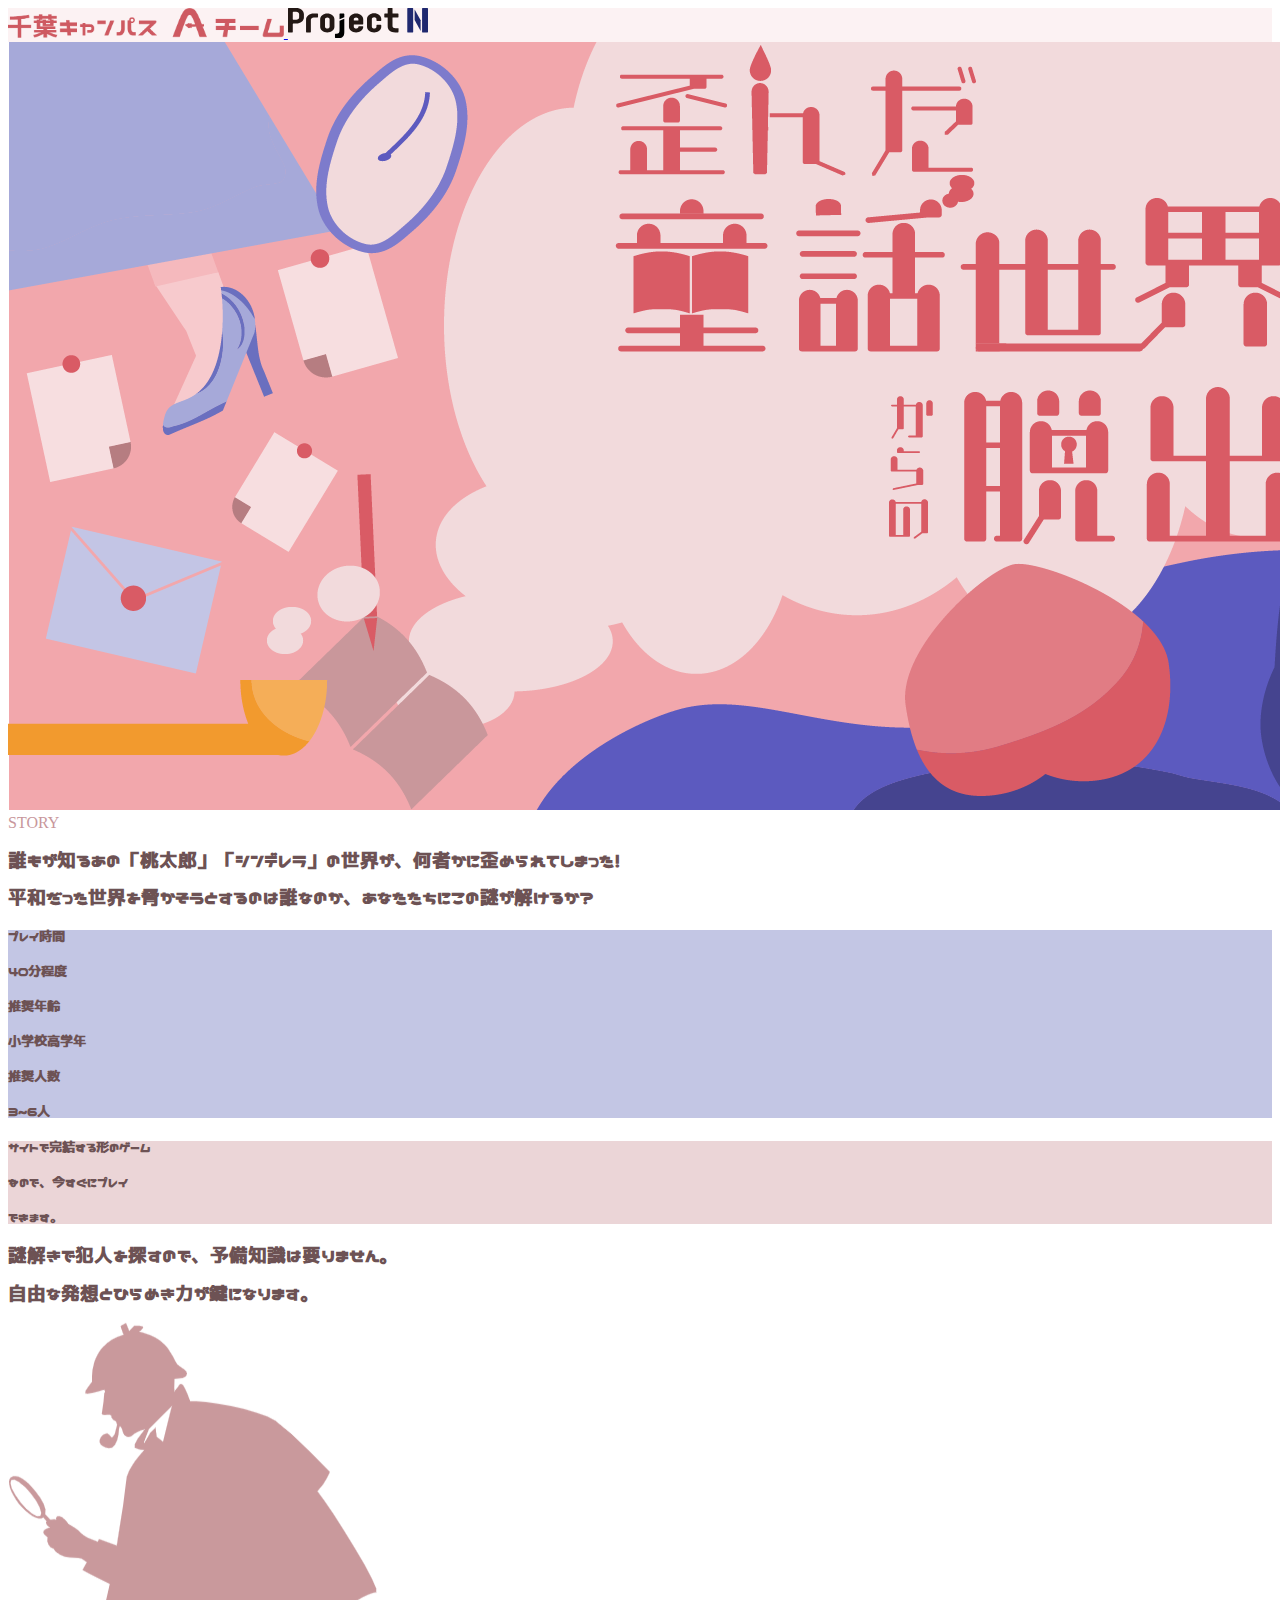
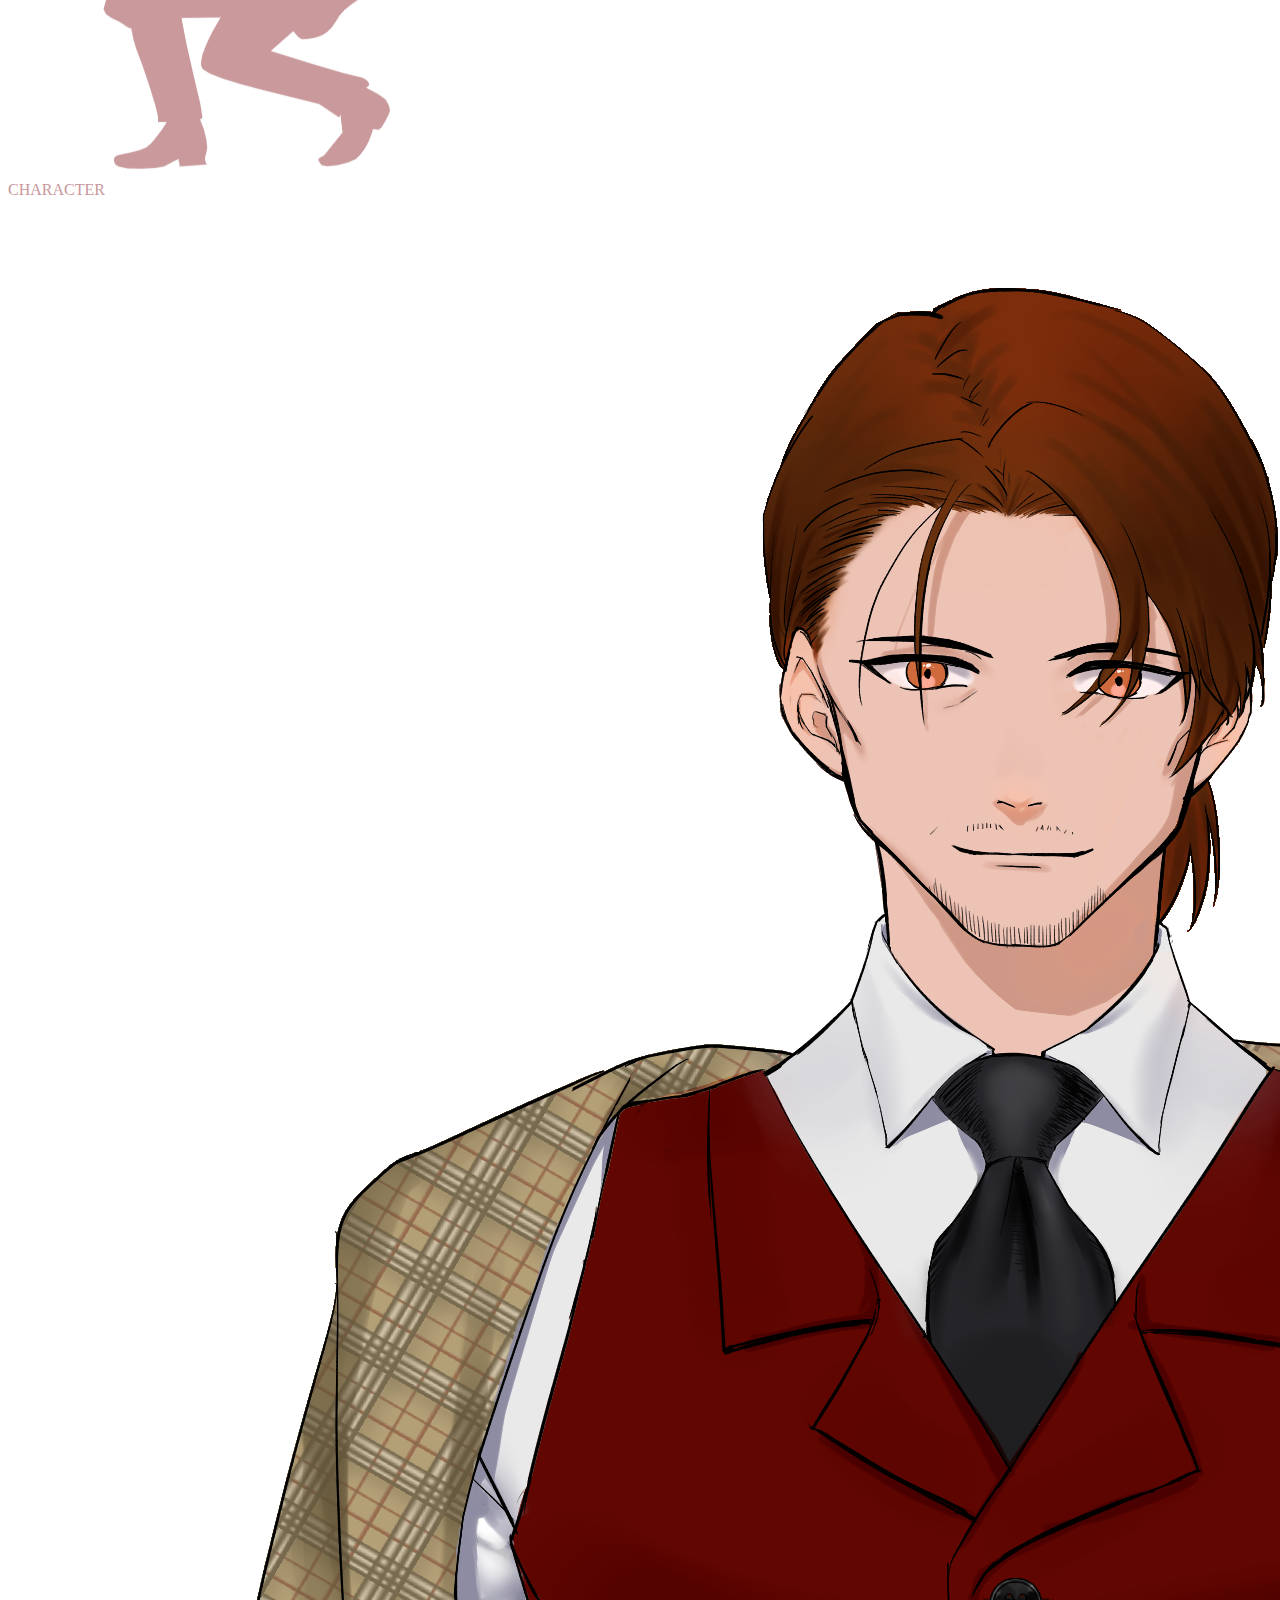
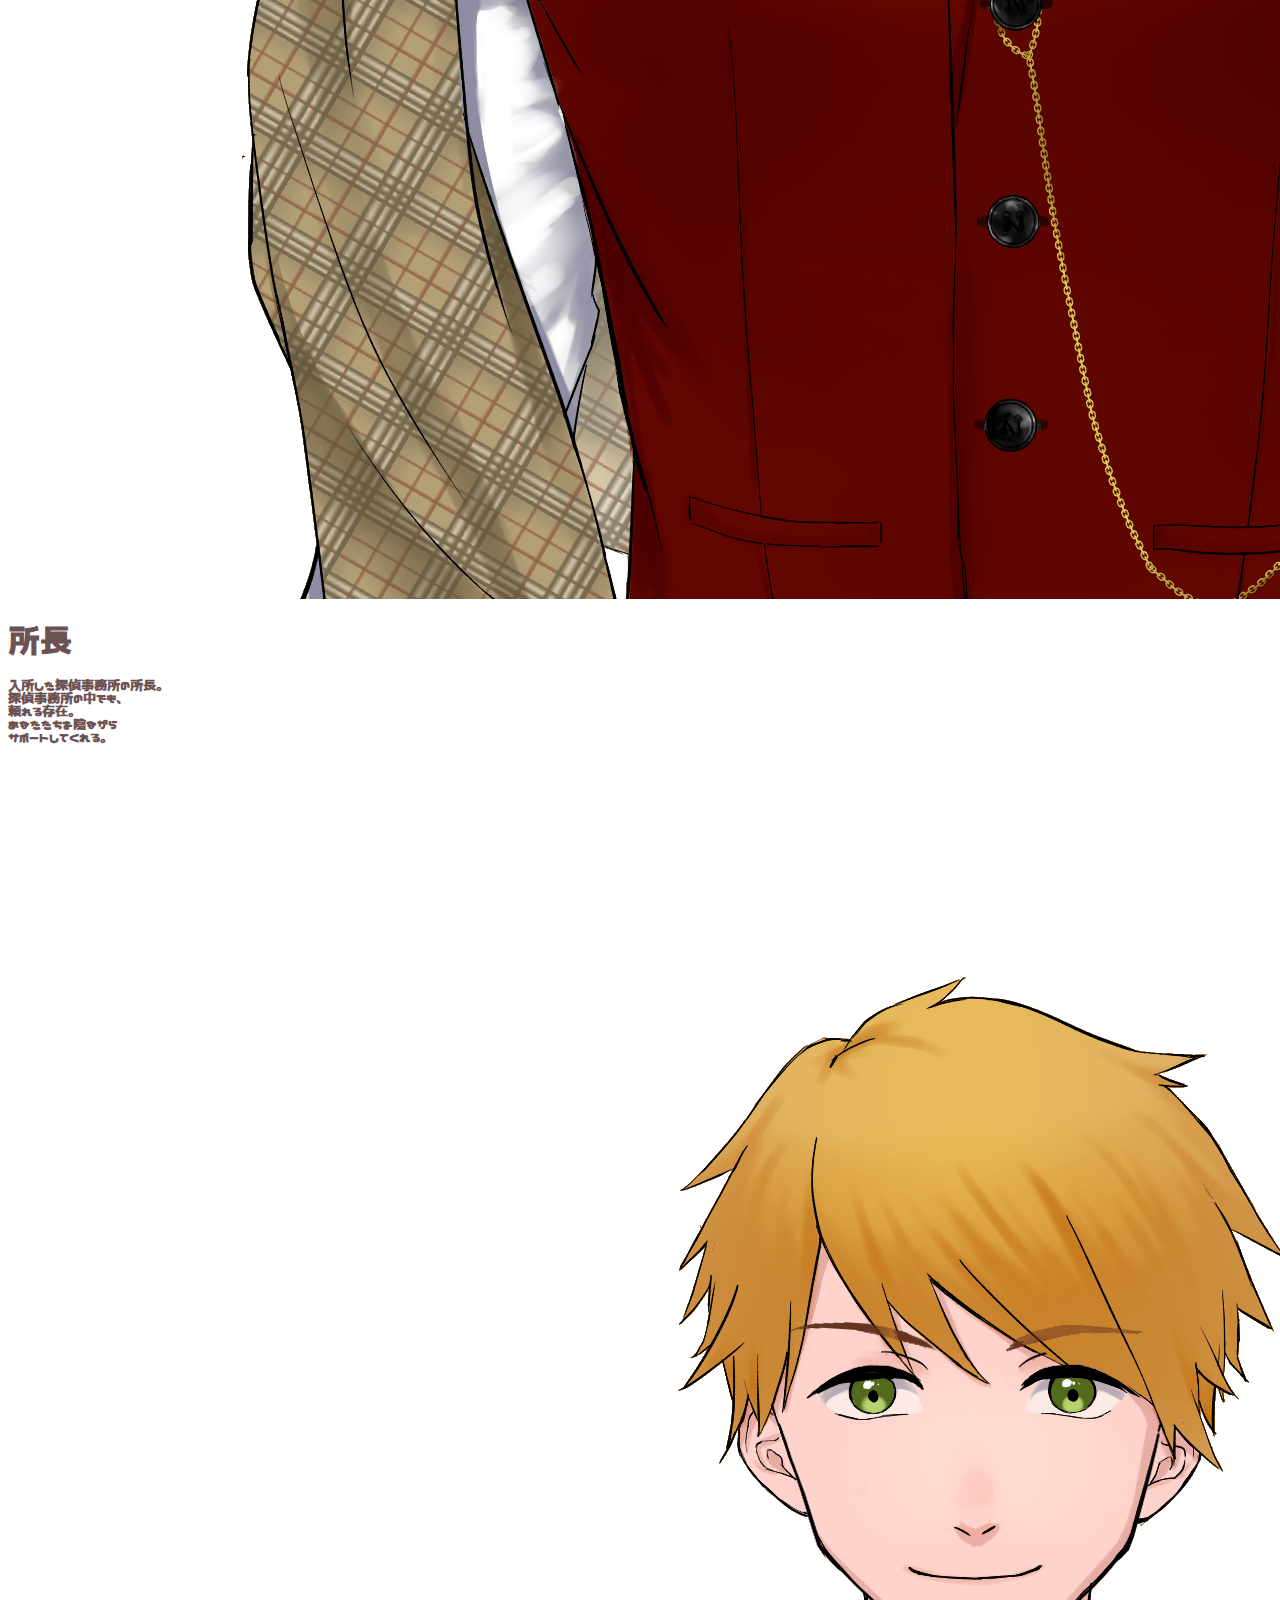
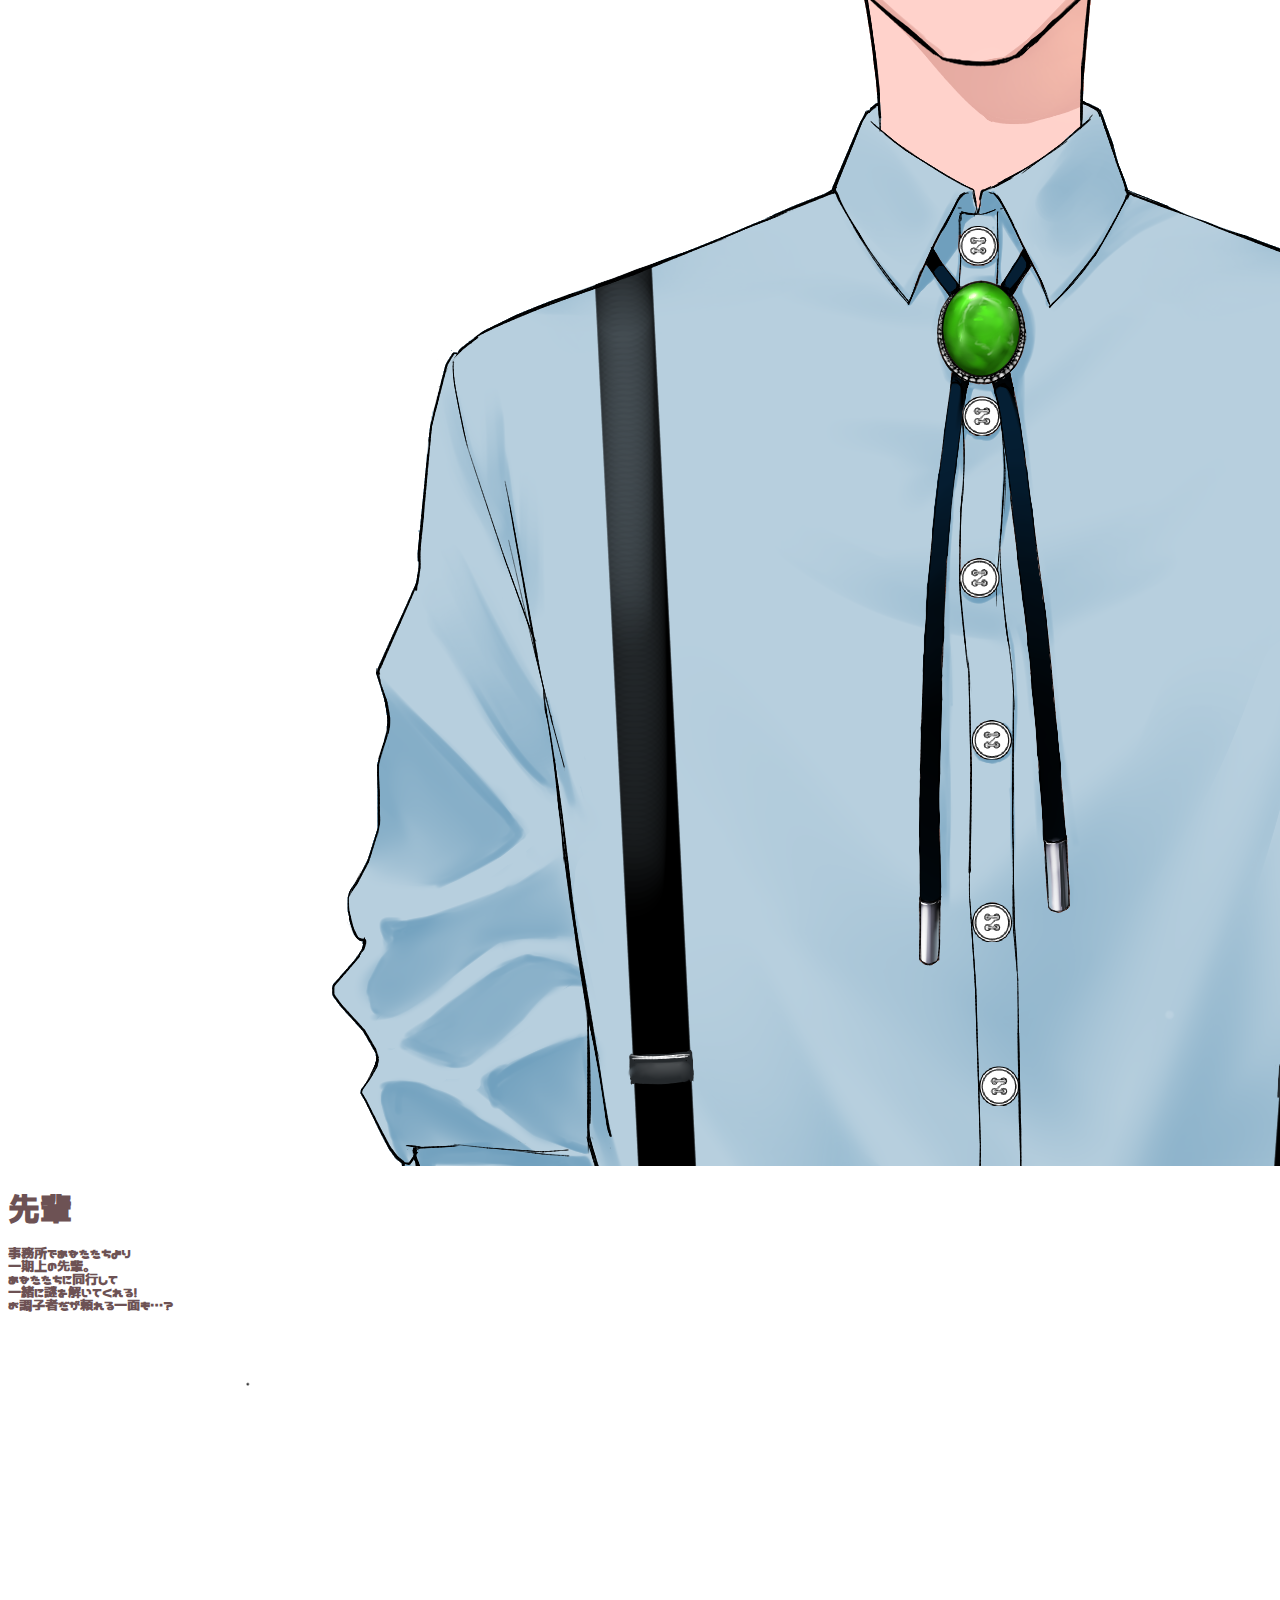
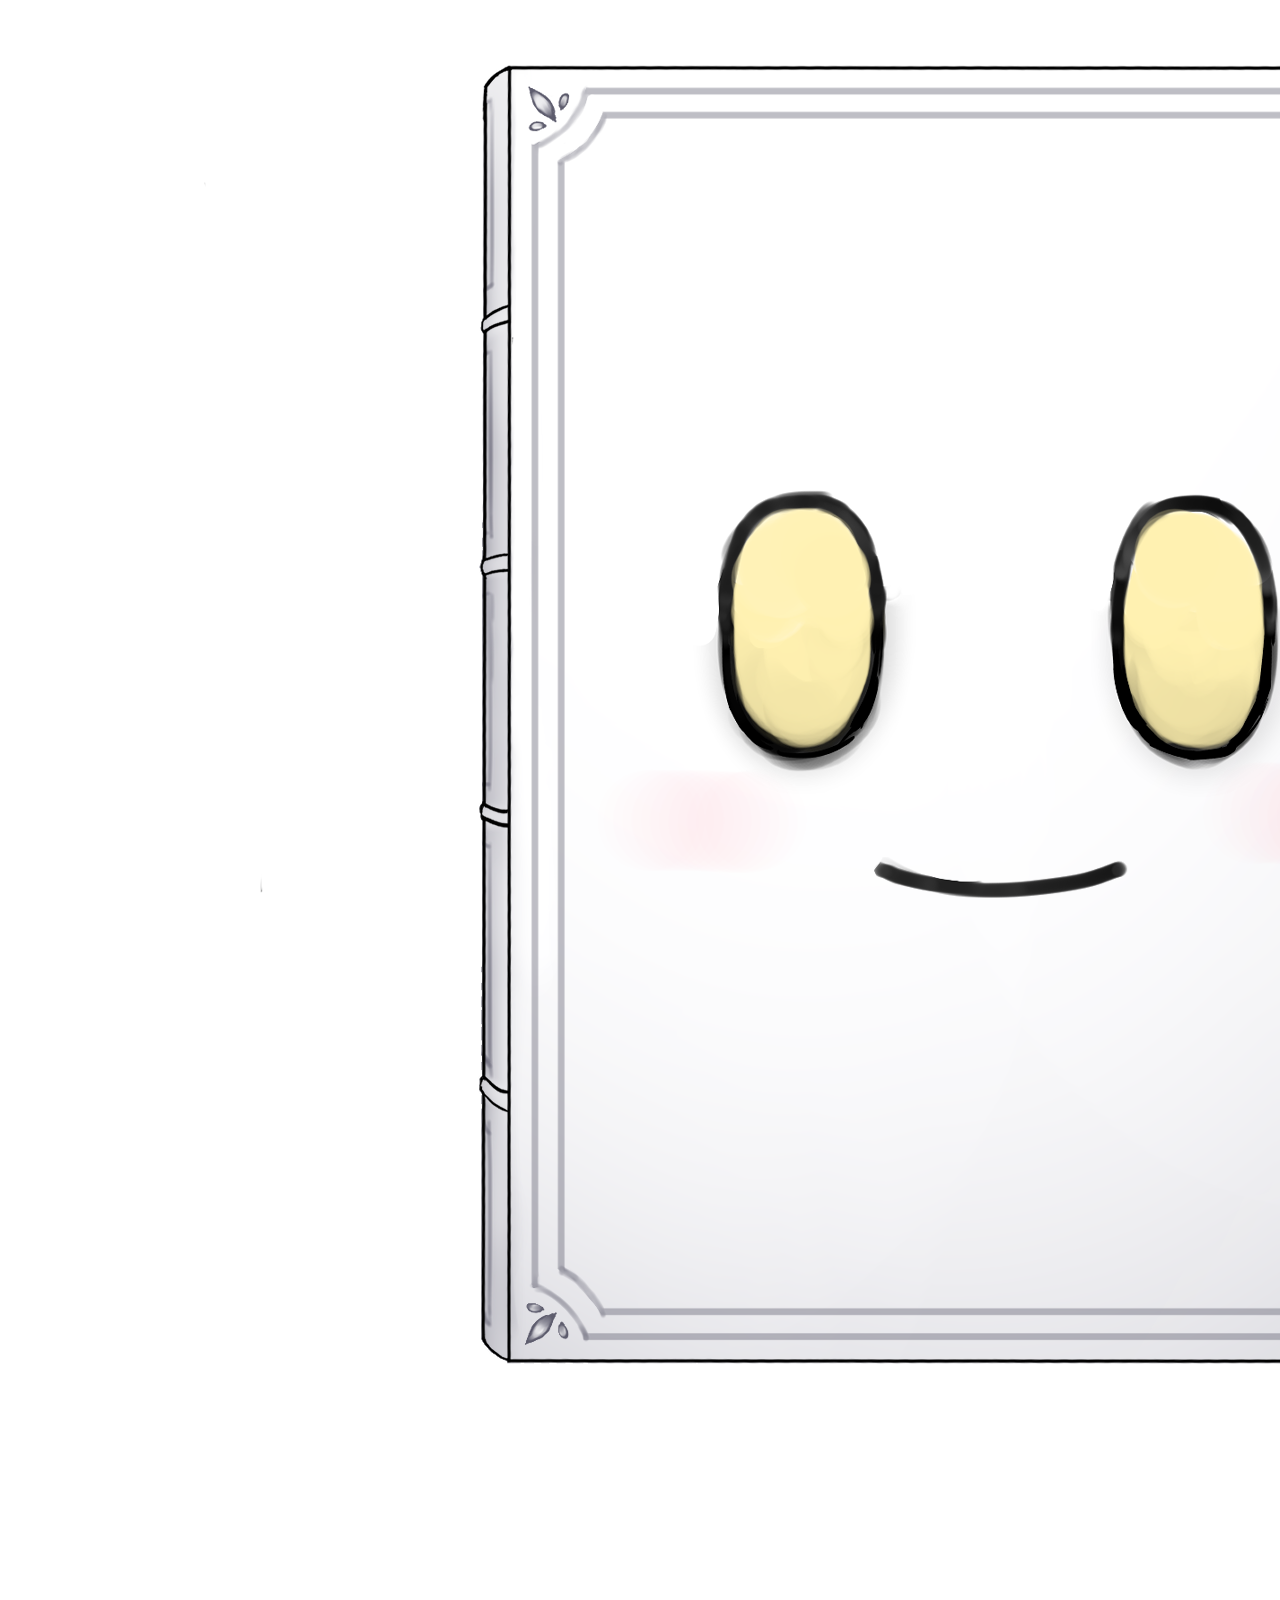
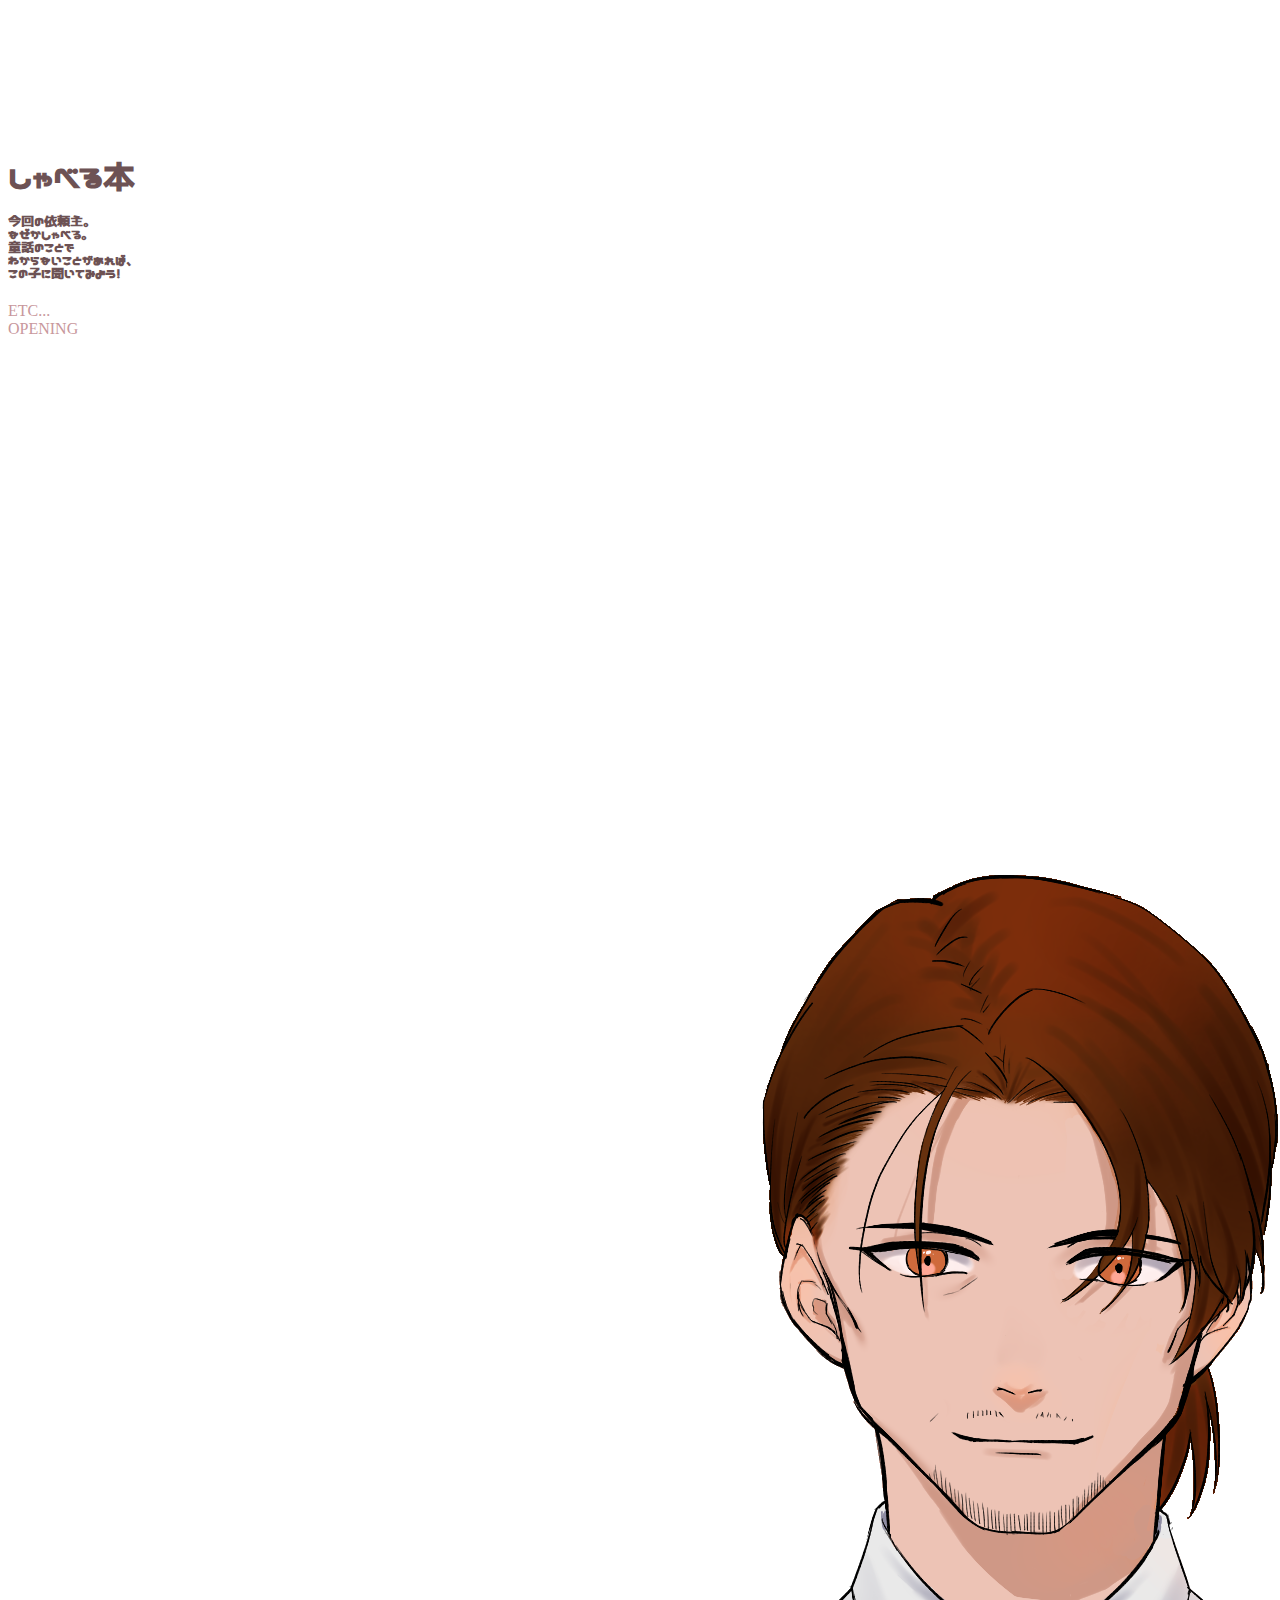
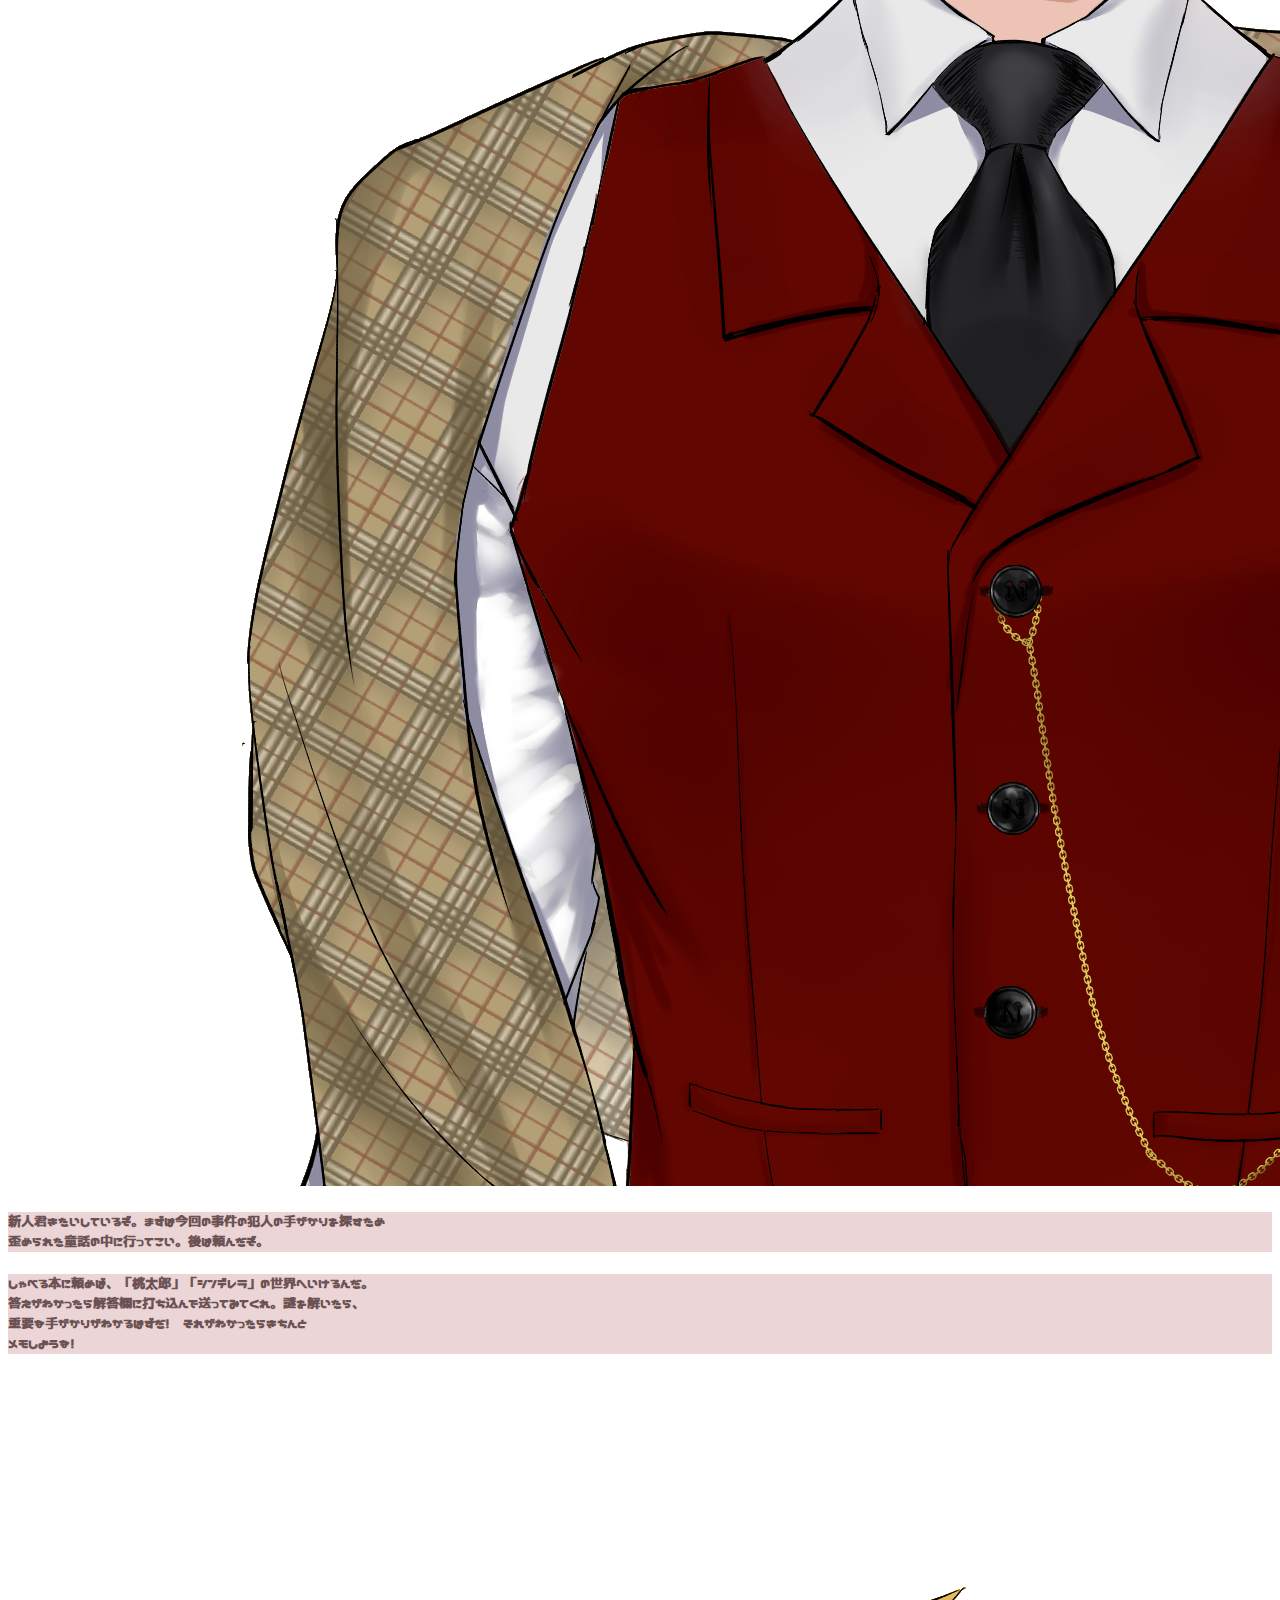
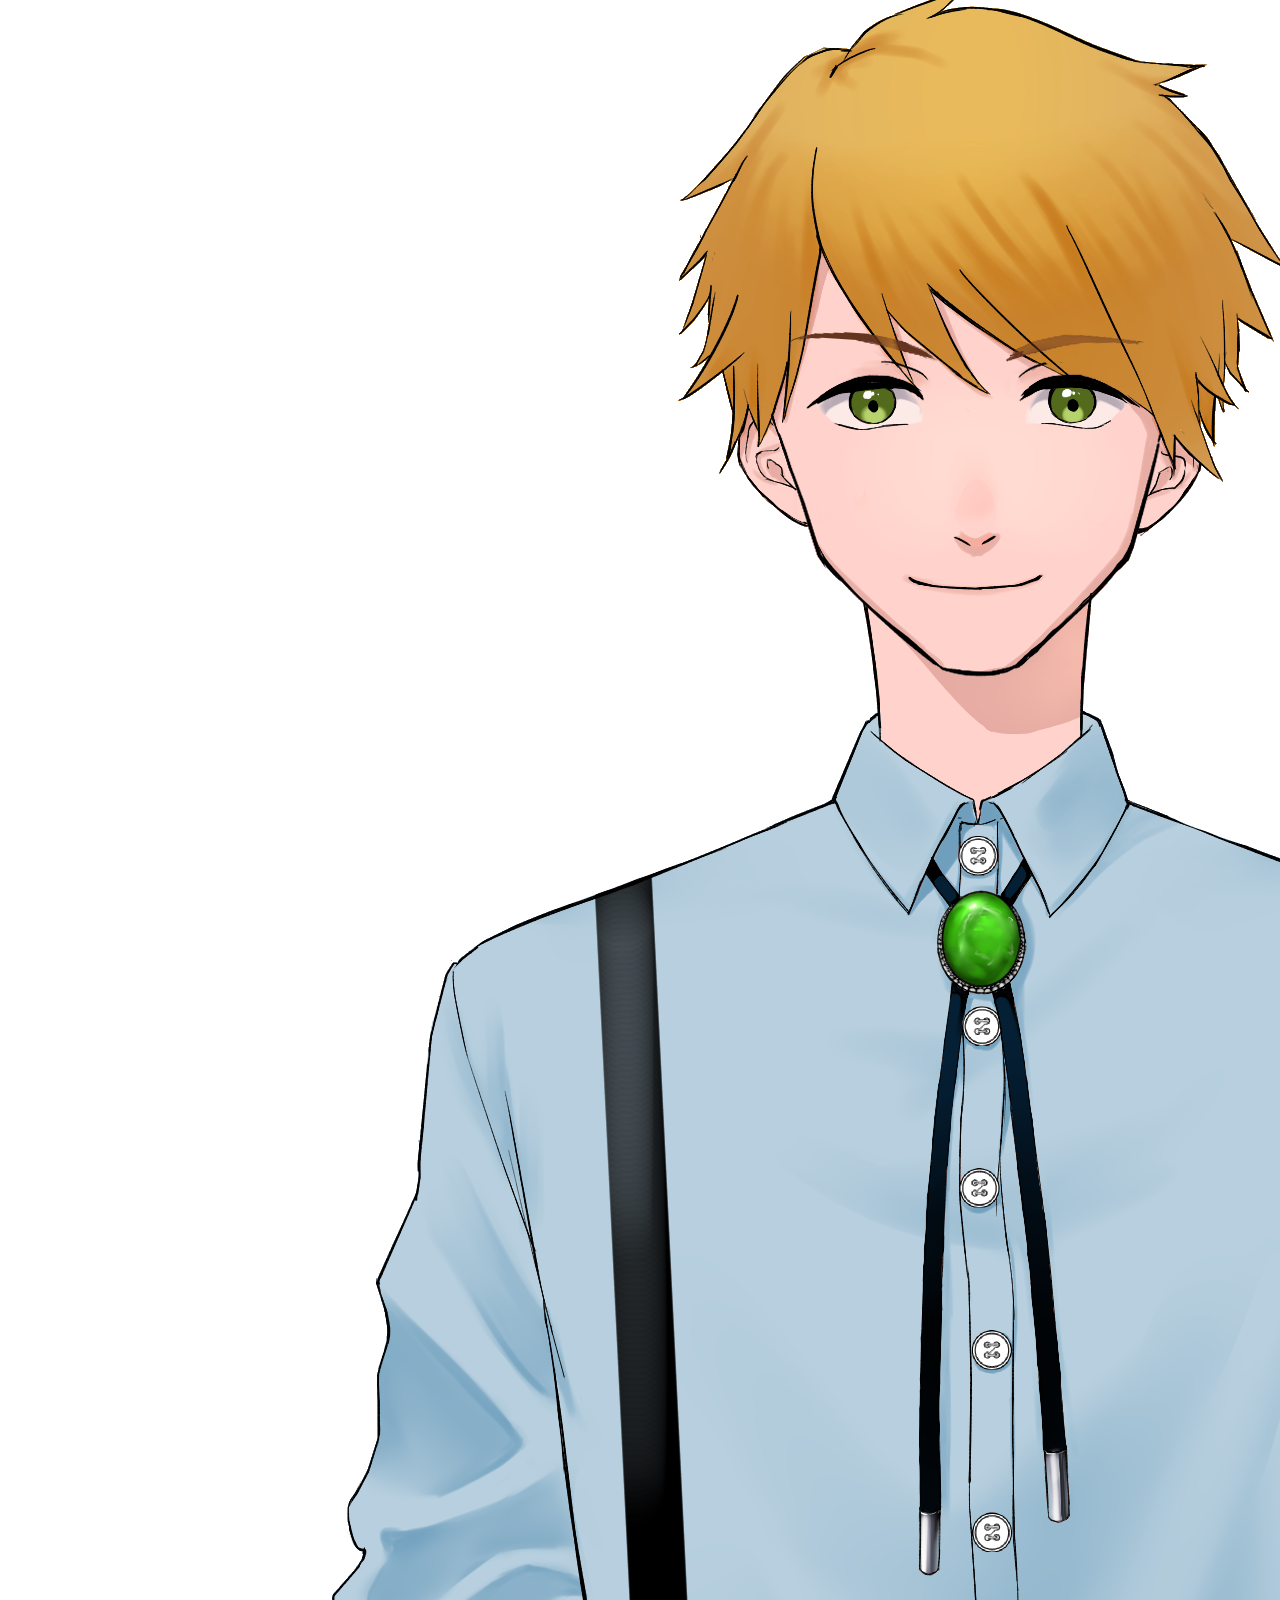
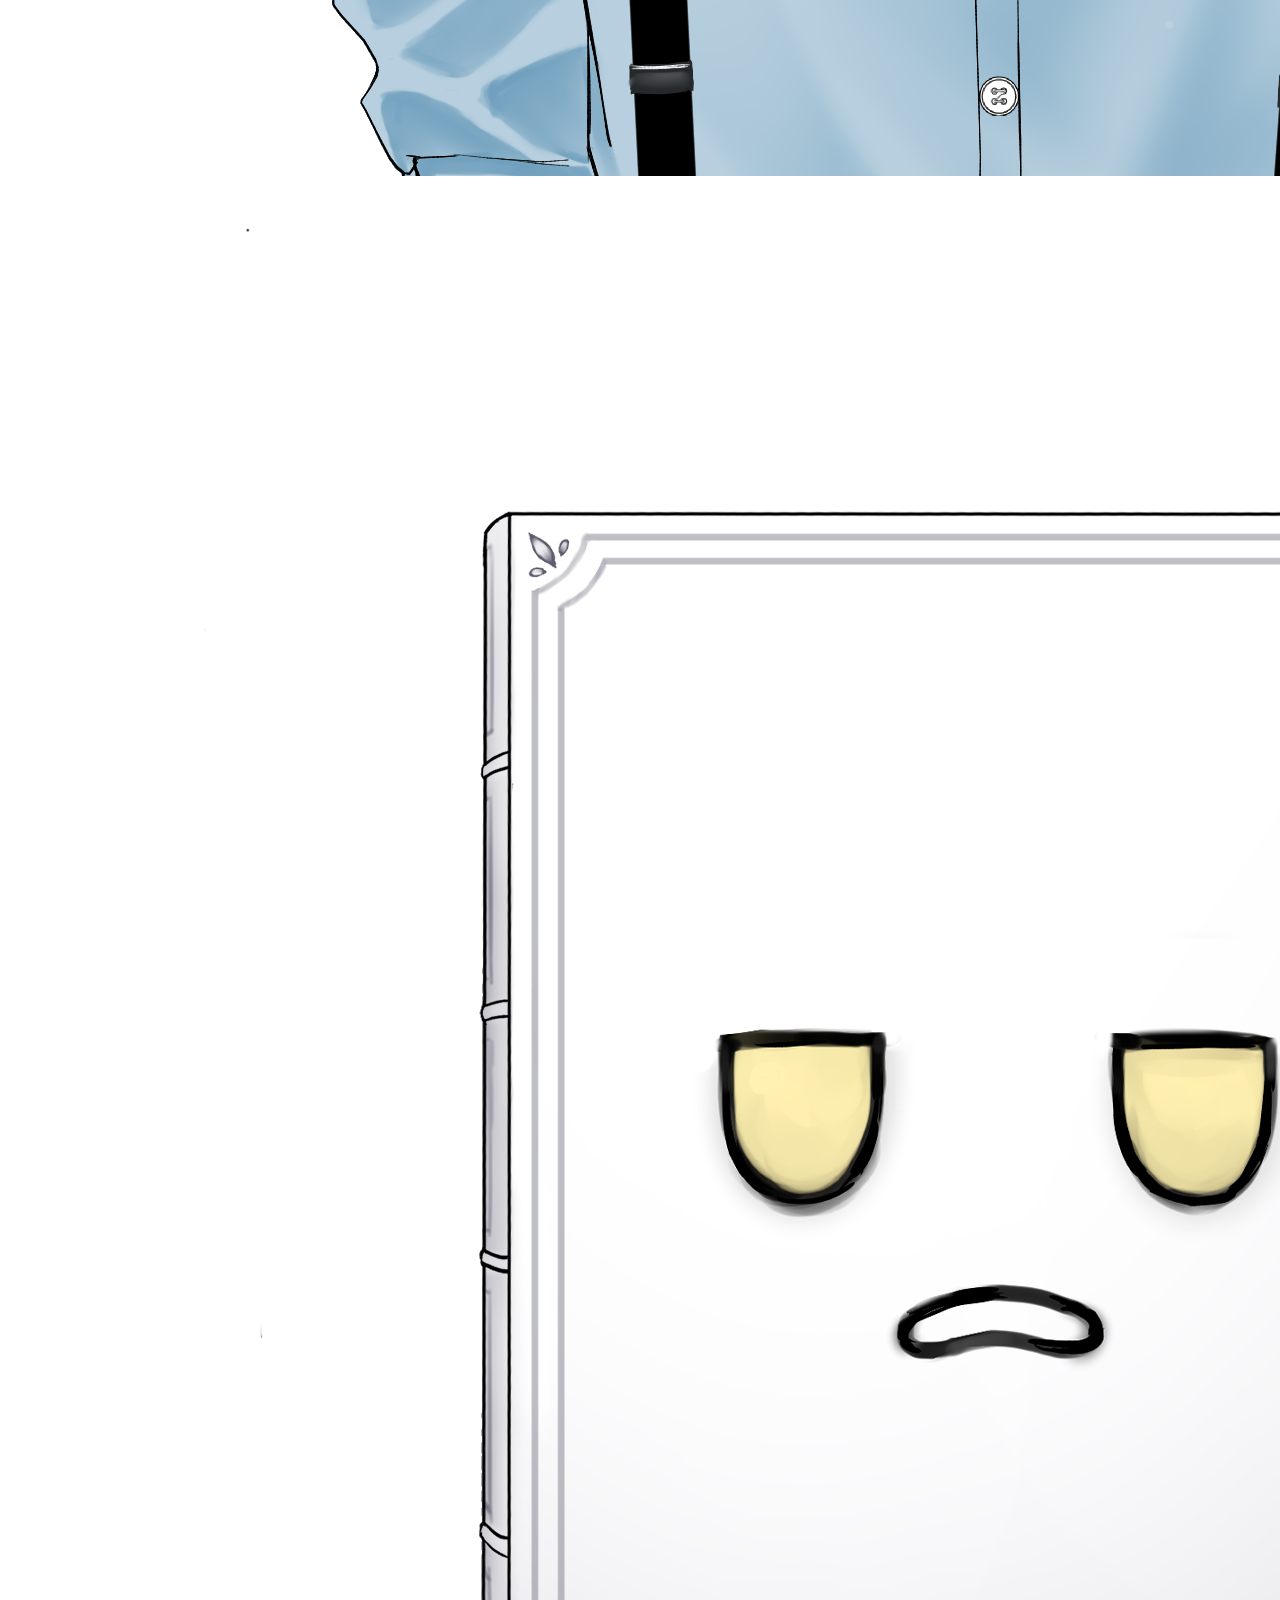
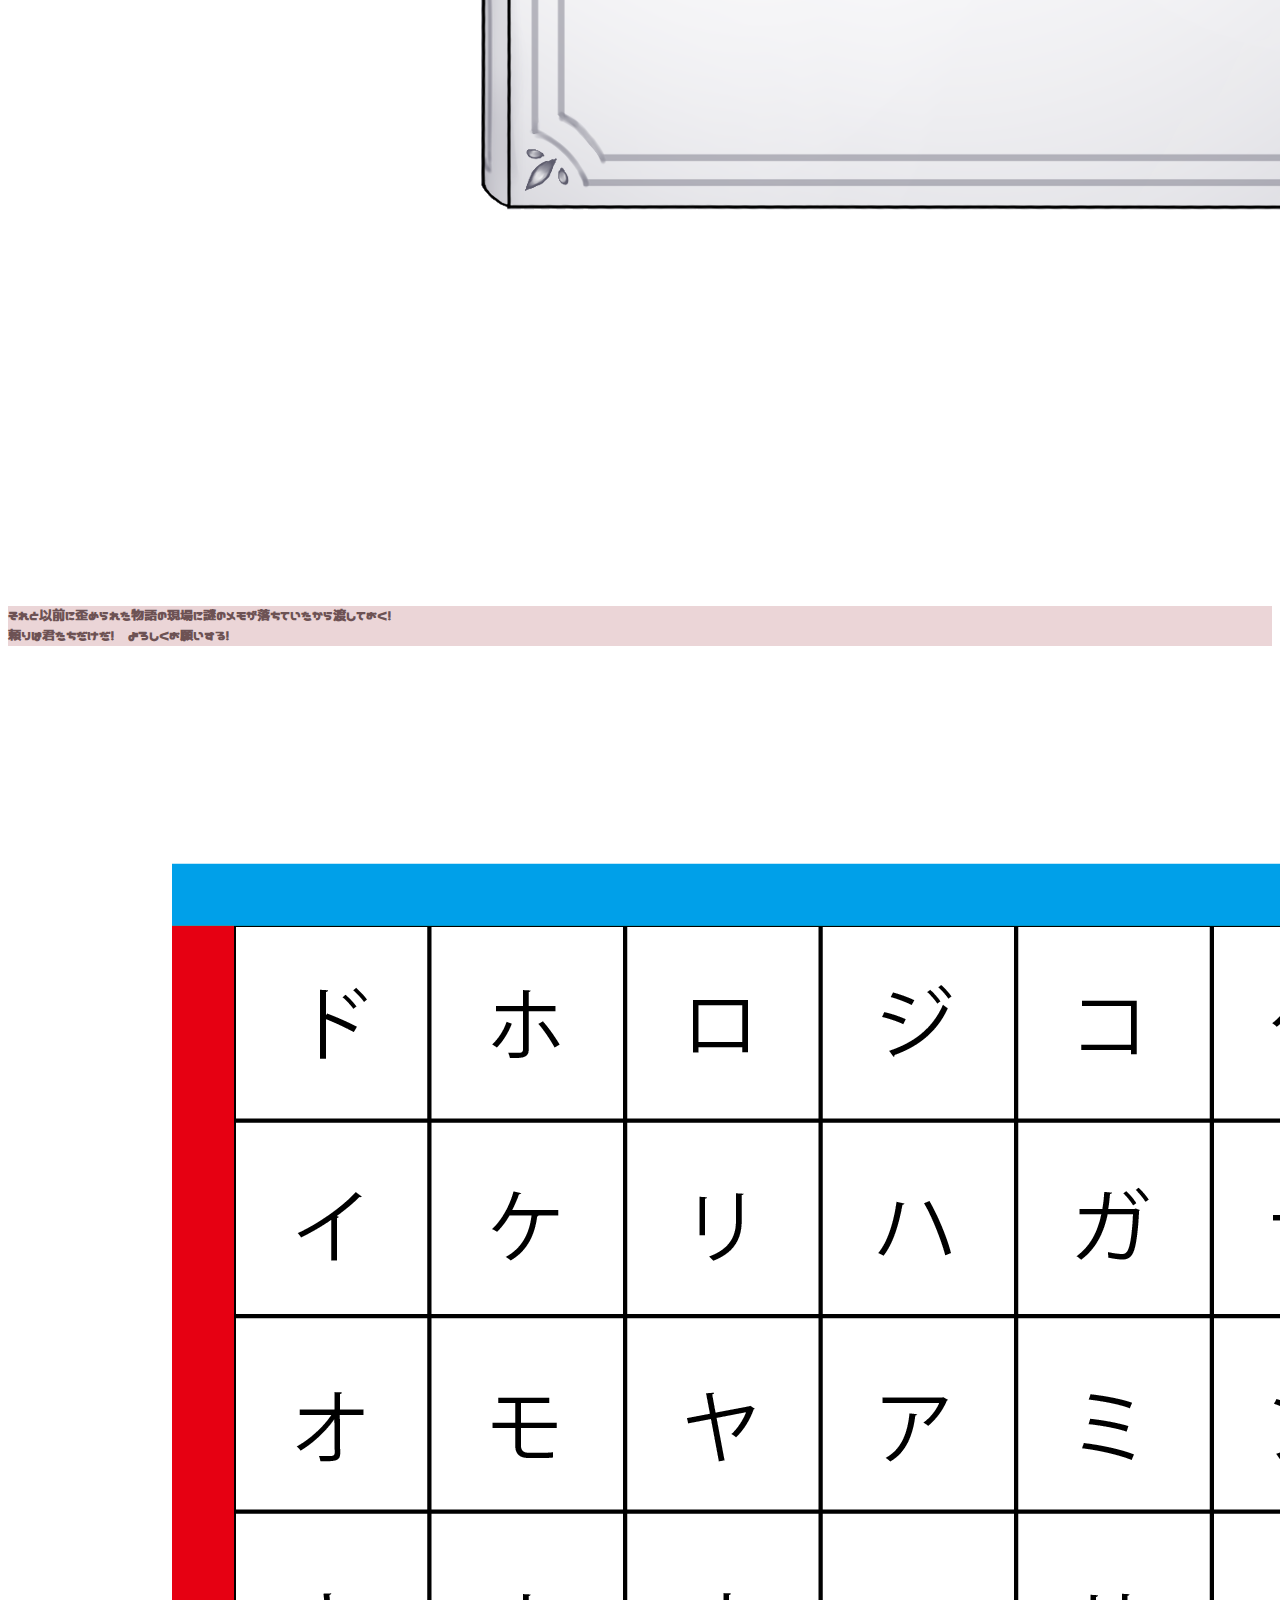
<file: index.html>
<!DOCTYPE html>
<html lang="ja">
<head>
  <meta charset="UTF-8">
  <meta http-equiv="X-UA-Compatible" content="IE=edge">
  <meta name="viewport" content="width=device-width, initial-scale=1.0">
  <title>歪んだ童話世界からの脱出 │ Project N</title>
  <link rel="stylesheet" href="https://stackpath.bootstrapcdn.com/bootstrap/4.5.0/css/bootstrap.min.css" integrity="sha384-9aIt2nRpC12Uk9gS9baDl411NQApFmC26EwAOH8WgZl5MYYxFfc+NcPb1dKGj7Sk" crossorigin="anonymous">
  <link rel="stylesheet" href="./assets/css/font.css">
</head>
<body>
  <header>
    <nav class="navbar" style="background-color: #fcf2f3;">
      <a class="navbar-brand" href="index.html">
        <img src="./assets/images/team.png" width="" height="30" class="" alt="">
      </a>
      <a class="" href="https://nnn.ed.jp/project-n/">
        <img src="./assets/images/pronlogo.svg" width="" height="30" class="" alt="">
      </a>
    </nav>
  </header>
  <img src="./assets/images/douwa！！！_アートボード 1 のコピー 4.png" class="w-100" style="">
  <main class="mx-5">
    <div class="display-2 mt-5 font-weight-bold">STORY</div>
    <h3 class="text-center mt-5">誰もが知るあの「桃太郎」「シンデレラ」の世界が、何者かに歪められてしまった！</h2>
    <h3 class="text-center">平和だった世界を脅かそうとするのは誰なのか、あなたたちにこの謎が解けるか？</h2>
    <div class="row w-75 mx-auto my-5">
      <div class="col-5" style="background-color: #c3c6e4;">
        <div class="card-body">
          <div class="row">
            <h5 class="col-6 mb-3">プレイ時間</h5>
            <h5 class="col-6 mb-3">40分程度</h5>
            <h5 class="col-6 mb-3">推奨年齢</h5>
            <h5 class="col-6 mb-3">小学校高学年</h5>
            <h5 class="col-6 mb-3">推奨人数</h5>
            <h5 class="col-6">3~6人</h5>
          </div>
        </div>
      </div>
      <div class="py-3 col-5 offset-2" style="background-color: #ebd5d7;">
        <h5 class="text-center mb-3">サイトで完結する形のゲーム</h5>
        <h5 class="text-center mb-3">なので、今すぐにプレイ</h5>
        <h5 class="text-center">できます。</h5>
      </div>
    </div>
    <div class="row my-5">
      <div class="col-8 offset-2">
        <h3 class="text-center">謎解きで犯人を探すので、予備知識は要りません。</h3>
        <h3 class="text-center">自由な発想とひらめき力が鍵になります。</h3>
      </div>
      <div class="col-2"><img src="./assets/images/tantei.png" alt="" class="w-100"></div>
    </div>
    <div class="display-2 mt-5 font-weight-bold">CHARACTER</div>
    <div class="row">
      <div class="card border-0 col-4">
        <img src="./assets/images/syotyou_egao.png" class="card-img-top">
        <div class="card-body">
          <h1 class="card-title text-center">所長</h1>
          <h5 class="card-text text-center">入所した探偵事務所の所長。<br>探偵事務所の中でも、<br>頼れる存在。<br>あなたたちを陰ながら<br>サポートしてくれる。</h5>
        </div>
      </div>
      <div class="card border-0 col-4">
        <img src="./assets/images/sennpai_egao1.png" class="card-img-top">
        <div class="card-body">
          <h1 class="card-title text-center">先輩</h1>
          <h5 class="card-text text-center">事務所であなたたちより<br>一期上の先輩。<br>あなたたちに同行して<br>一緒に謎を解いてくれる！<br>お調子者だが頼れる一面も…？</h5>
        </div>
      </div>
      <div class="card border-0 col-4">
        <img src="./assets/images/book_3.png" class="card-img-top">
        <div class="card-body">
          <h1 class="card-title text-center">しゃべる本</h1>
          <h5 class="card-text text-center">今回の依頼主。<br>なぜかしゃべる。<br>童話のことで<br>わからないことがあれば、<br>この子に聞いてみよう！</h5>
        </div>
      </div>
    </div>
    <div class="display-2 font-weight-bold text-right">ETC...</div>
    <div class="display-2 my-5 font-weight-bold">OPENING</div>
    <iframe width="790" height="444" src="https://www.youtube.com/embed/3AbMcMxBaNM" title="YouTube video player" frameborder="0" allow="accelerometer; autoplay; clipboard-write; encrypted-media; gyroscope; picture-in-picture" allowfullscreen class="mx-auto d-block shadow"></iframe>
    <div class="row my-4">
      <div class="col-4">
        <img src="./assets/images/syotyou_egao.png" alt="" class="float-right w-75">
      </div>
      <div class="col-7 align-self-end">
        <h5 style="background-color: #ebd5d7; line-height: 1.5;" class="p-3">新人君きたいしているぞ。まずは今回の事件の犯人の手がかりを探すため<br>歪められた童話の中に行ってこい。後は頼んだぞ。</h5>
      </div>
    </div>
    <div class="row my-4">
      <div class="col-7 offset-1 align-self-end">
        <h5 style="background-color: #ebd5d7; line-height: 1.5;" class="p-3">しゃべる本に頼めば、「桃太郎」「シンデレラ」の世界へいけるんだ。<br>答えがわかったら解答欄に打ち込んで送ってみてくれ。謎を解いたら、<br>重要な手がかりがわかるはずだ！　それがわかったらきちんと<br>メモしような！</h5>
      </div>
      <div class="col-4">
        <img src="./assets/images/sennpai_egao1.png" alt="" class="float-left w-75">
      </div>
    </div>
    <div class="row mt-4">
      <div class="col-4">
        <img src="./assets/images/book_1.png" alt="" class="float-right w-75">
      </div>
      <div class="col-7 align-self-end">
        <h5 style="background-color: #ebd5d7; line-height: 1.5;" class="p-3 mb-5">それと以前に歪められた物語の現場に謎のメモが落ちていたから渡しておく！<br>頼りは君たちだけだ！　よろしくお願いする！</h5>
      </div>
    </div>
    <div class="row w-75 mx-auto">
      <div class="col-6"><img src="./assets/images/dassyutuge-mu-17.png" alt="" class="w-100"></div>
      <div class="col-6"><img src="./assets/images/hints.png" alt="" class="w-100"></div>
    </div>
    <div class="shadow position-relative h1 rounded-pill text-center text-light w-50 mx-auto my-5 p-3" style="background-color: rgb(216, 121, 129);">
      <a href="main.html" class="text-reset">さっそく<br><span class="display-3">童話の世界へ</span></a>
    </div>
  </main>
  <footer class="py-3 mt-5" style="background-color: #dddeff;">
    <div class="container">
      <p class="text-center">授業主催：N・S高  協力：株式会社SCRAP  企画制作：N・S高生</p>
      <p class="text-center">「リアル脱出ゲーム」は株式会社SCRAPの登録商標です。</p>
      <p class="text-center">株式会社SCRAPとN・S高で実施した授業「リアル脱出ゲームの作り方」の一環で<br>生徒が制作したものであり、SCRAPが主催/公認するものではありません。</p>
    </div>
  </footer>
  <script src="https://code.jquery.com/jquery-3.5.1.slim.min.js" integrity="sha384-DfXdz2htPH0lsSSs5nCTpuj/zy4C+OGpamoFVy38MVBnE+IbbVYUew+OrCXaRkfj" crossorigin="anonymous"></script>
  <script src="https://cdn.jsdelivr.net/npm/popper.js@1.16.0/dist/umd/popper.min.js" integrity="sha384-Q6E9RHvbIyZFJoft+2mJbHaEWldlvI9IOYy5n3zV9zzTtmI3UksdQRVvoxMfooAo" crossorigin="anonymous"></script>
  <script src="https://stackpath.bootstrapcdn.com/bootstrap/4.5.0/js/bootstrap.min.js" integrity="sha384-OgVRvuATP1z7JjHLkuOU7Xw704+h835Lr+6QL9UvYjZE3Ipu6Tp75j7Bh/kR0JKI" crossorigin="anonymous"></script>
</body>
</html>
</file>
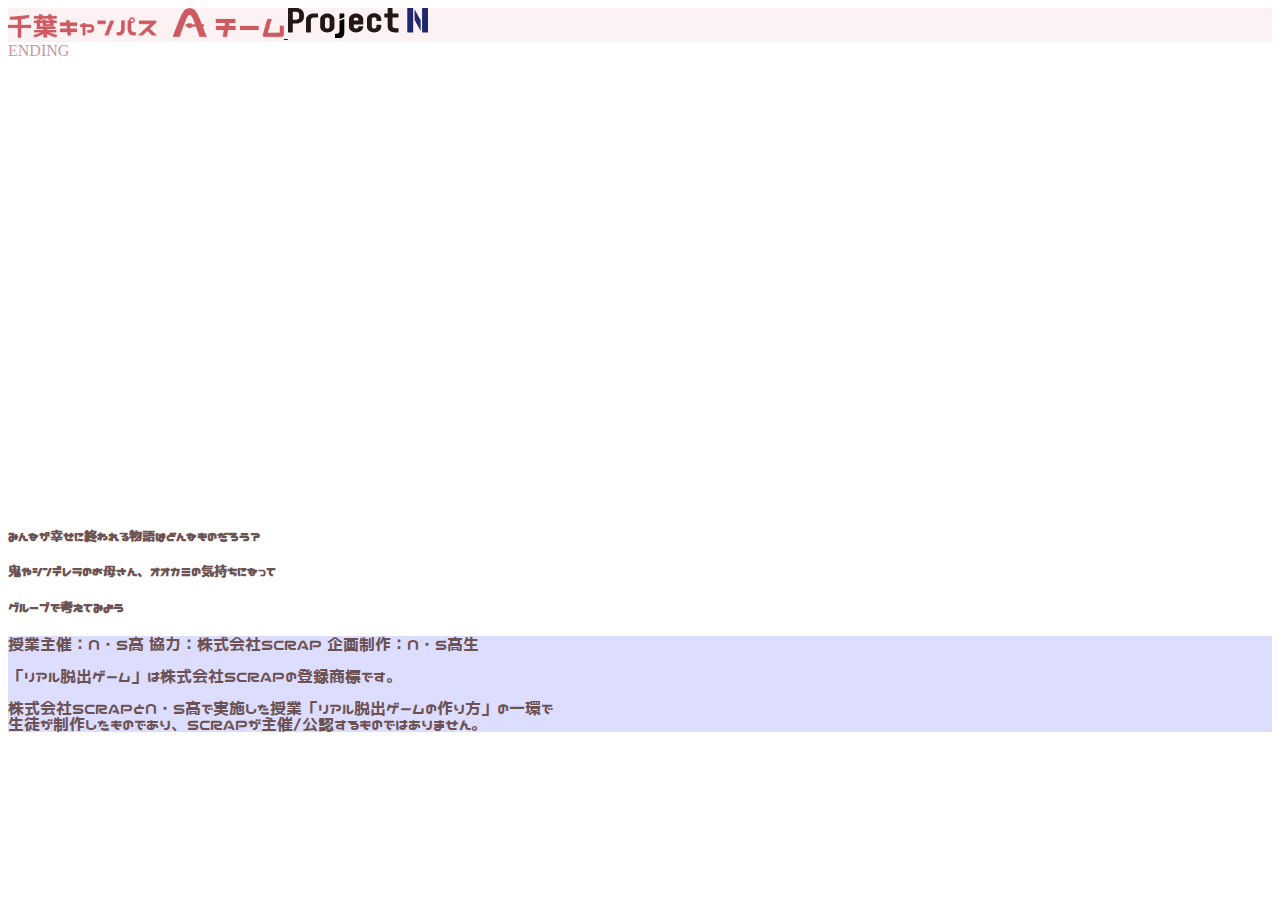
<file: end.html>
<!DOCTYPE html>
<html lang="ja">
<head>
  <meta charset="UTF-8">
  <meta http-equiv="X-UA-Compatible" content="IE=edge">
  <meta name="viewport" content="width=device-width, initial-scale=1.0">
  <title>歪んだ童話世界からの脱出 │ Project N</title>
  <link rel="stylesheet" href="https://stackpath.bootstrapcdn.com/bootstrap/4.5.0/css/bootstrap.min.css" integrity="sha384-9aIt2nRpC12Uk9gS9baDl411NQApFmC26EwAOH8WgZl5MYYxFfc+NcPb1dKGj7Sk" crossorigin="anonymous">
  <link rel="stylesheet" href="./assets/css/font.css">
</head>
<body>
  <header>
    <nav class="navbar" style="background-color: #fcf2f3;">
      <a class="navbar-brand" href="index.html">
        <img src="./assets/images/team.png" width="" height="30" class="" alt="">
      </a>
      <a class="" href="https://nnn.ed.jp/project-n/">
        <img src="./assets/images/pronlogo.svg" width="" height="30" class="" alt="">
      </a>
    </nav>
  </header>
  <main class="mx-5">
    <div class="display-2 mt-5 font-weight-bold">ENDING</div>
    <iframe width="799" height="444" src="https://www.youtube.com/embed/sBmP44agXkA" title="YouTube video player" frameborder="0" allow="accelerometer; autoplay; clipboard-write; encrypted-media; gyroscope; picture-in-picture" allowfullscreen class="mx-auto d-block shadow my-5"></iframe>
    <h5 class="text-center">みんなが幸せに終われる物語はどんなものだろう？</h5>
    <h5 class="text-center">鬼やシンデレラのお母さん、オオカミの気持ちになって</h5>
    <h5 class="text-center">グループで考えてみよう</h5>
  </main>
  <footer class="py-3 mt-5" style="background-color: #dddeff;">
    <div class="container">
      <p class="text-center">授業主催：N・S高  協力：株式会社SCRAP  企画制作：N・S高生</p>
      <p class="text-center">「リアル脱出ゲーム」は株式会社SCRAPの登録商標です。</p>
      <p class="text-center">株式会社SCRAPとN・S高で実施した授業「リアル脱出ゲームの作り方」の一環で<br>生徒が制作したものであり、SCRAPが主催/公認するものではありません。</p>
    </div>
  </footer>
  <script src="https://code.jquery.com/jquery-3.5.1.slim.min.js" integrity="sha384-DfXdz2htPH0lsSSs5nCTpuj/zy4C+OGpamoFVy38MVBnE+IbbVYUew+OrCXaRkfj" crossorigin="anonymous"></script>
  <script src="https://cdn.jsdelivr.net/npm/popper.js@1.16.0/dist/umd/popper.min.js" integrity="sha384-Q6E9RHvbIyZFJoft+2mJbHaEWldlvI9IOYy5n3zV9zzTtmI3UksdQRVvoxMfooAo" crossorigin="anonymous"></script>
  <script src="https://stackpath.bootstrapcdn.com/bootstrap/4.5.0/js/bootstrap.min.js" integrity="sha384-OgVRvuATP1z7JjHLkuOU7Xw704+h835Lr+6QL9UvYjZE3Ipu6Tp75j7Bh/kR0JKI" crossorigin="anonymous"></script>
</body>
</file>
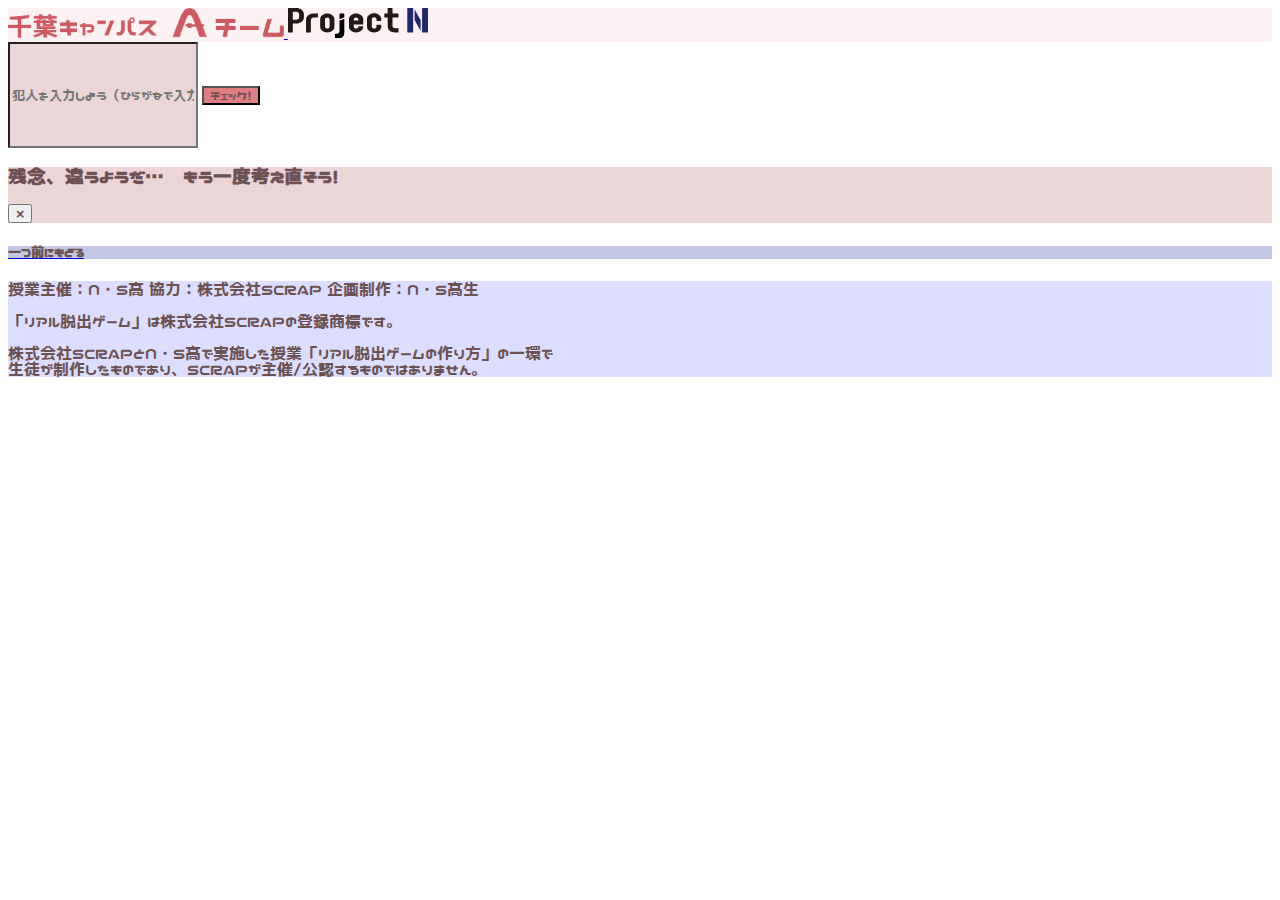
<file: final.html>
<!DOCTYPE html>
<html lang="ja">
<head>
  <meta charset="UTF-8">
  <meta http-equiv="X-UA-Compatible" content="IE=edge">
  <meta name="viewport" content="width=device-width, initial-scale=1.0">
  <title>歪んだ童話世界からの脱出 │ Project N</title>
  <link rel="stylesheet" href="https://stackpath.bootstrapcdn.com/bootstrap/4.5.0/css/bootstrap.min.css" integrity="sha384-9aIt2nRpC12Uk9gS9baDl411NQApFmC26EwAOH8WgZl5MYYxFfc+NcPb1dKGj7Sk" crossorigin="anonymous">
  <link rel="stylesheet" href="./assets/css/font.css">
</head>
<body>
  <header>
    <nav class="navbar" style="background-color: #fcf2f3;">
      <a class="navbar-brand" href="index.html">
        <img src="./assets/images/team.png" width="" height="30" class="" alt="">
      </a>
      <a class="" href="https://nnn.ed.jp/project-n/">
        <img src="./assets/images/pronlogo.svg" width="" height="30" class="" alt="">
      </a>
    </nav>
  </header>
  <main class="mx-5 py-5" data-num="7">
    <input type="text" placeholder="犯人を入力しよう（ひらがなで入力してください）" class="form-control form-control-lg w-50 mx-auto my-3" style="background-color: #ebd5d7; height: 100px;">
    <button class="btn btn-lg mb-5 mx-auto d-block text-light shadow" data-toggle="modal" data-target="#answer" style="background-color: rgb(223, 125, 133);"><span class="h5">チェック！</span></button>
    <div class="modal fade" id="answer" tabindex="-1" role="dialog" aria-labelledby="result" aria-hidden="true">
      <div class="modal-dialog modal-dialog-centered modal-lg" role="document">
        <div class="modal-content" style="background-color: #ebd5d7;">
          <div class="modal-header border-0">
            <h3 class="modal-title mx-auto" id="result">残念、違うようだ…　もう一度考え直そう！</h3>
            <button type="button" class="close ml-1" data-dismiss="modal" aria-label="Close">
              <span aria-hidden="true">&times;</span>
            </button>
          </div>
          <div class="modal-body"></div>
        </div>
      </div>
    </div>
    <div class="mx-auto mt-3 mb-5 shadow w-25 text-center" style="background-color: #c3c6e4; color: rgb(109, 82, 84);">
      <a href="main.html" class="text-reset"><h5 class="p-3">一つ前にもどる</h5></a>
    </div>
  </main>
  <footer class="py-3 mt-5 fixed-bottom" style="background-color: #dddeff;">
    <div class="container">
      <p class="text-center">授業主催：N・S高  協力：株式会社SCRAP  企画制作：N・S高生</p>
      <p class="text-center">「リアル脱出ゲーム」は株式会社SCRAPの登録商標です。</p>
      <p class="text-center">株式会社SCRAPとN・S高で実施した授業「リアル脱出ゲームの作り方」の一環で<br>生徒が制作したものであり、SCRAPが主催/公認するものではありません。</p>
    </div>
  </footer>
  <script src="https://code.jquery.com/jquery-3.5.1.slim.min.js" integrity="sha384-DfXdz2htPH0lsSSs5nCTpuj/zy4C+OGpamoFVy38MVBnE+IbbVYUew+OrCXaRkfj" crossorigin="anonymous"></script>
  <script src="https://cdn.jsdelivr.net/npm/popper.js@1.16.0/dist/umd/popper.min.js" integrity="sha384-Q6E9RHvbIyZFJoft+2mJbHaEWldlvI9IOYy5n3zV9zzTtmI3UksdQRVvoxMfooAo" crossorigin="anonymous"></script>
  <script src="https://stackpath.bootstrapcdn.com/bootstrap/4.5.0/js/bootstrap.min.js" integrity="sha384-OgVRvuATP1z7JjHLkuOU7Xw704+h835Lr+6QL9UvYjZE3Ipu6Tp75j7Bh/kR0JKI" crossorigin="anonymous"></script>
  <script src="./assets/js/modal.js"></script>
</body>
</file>
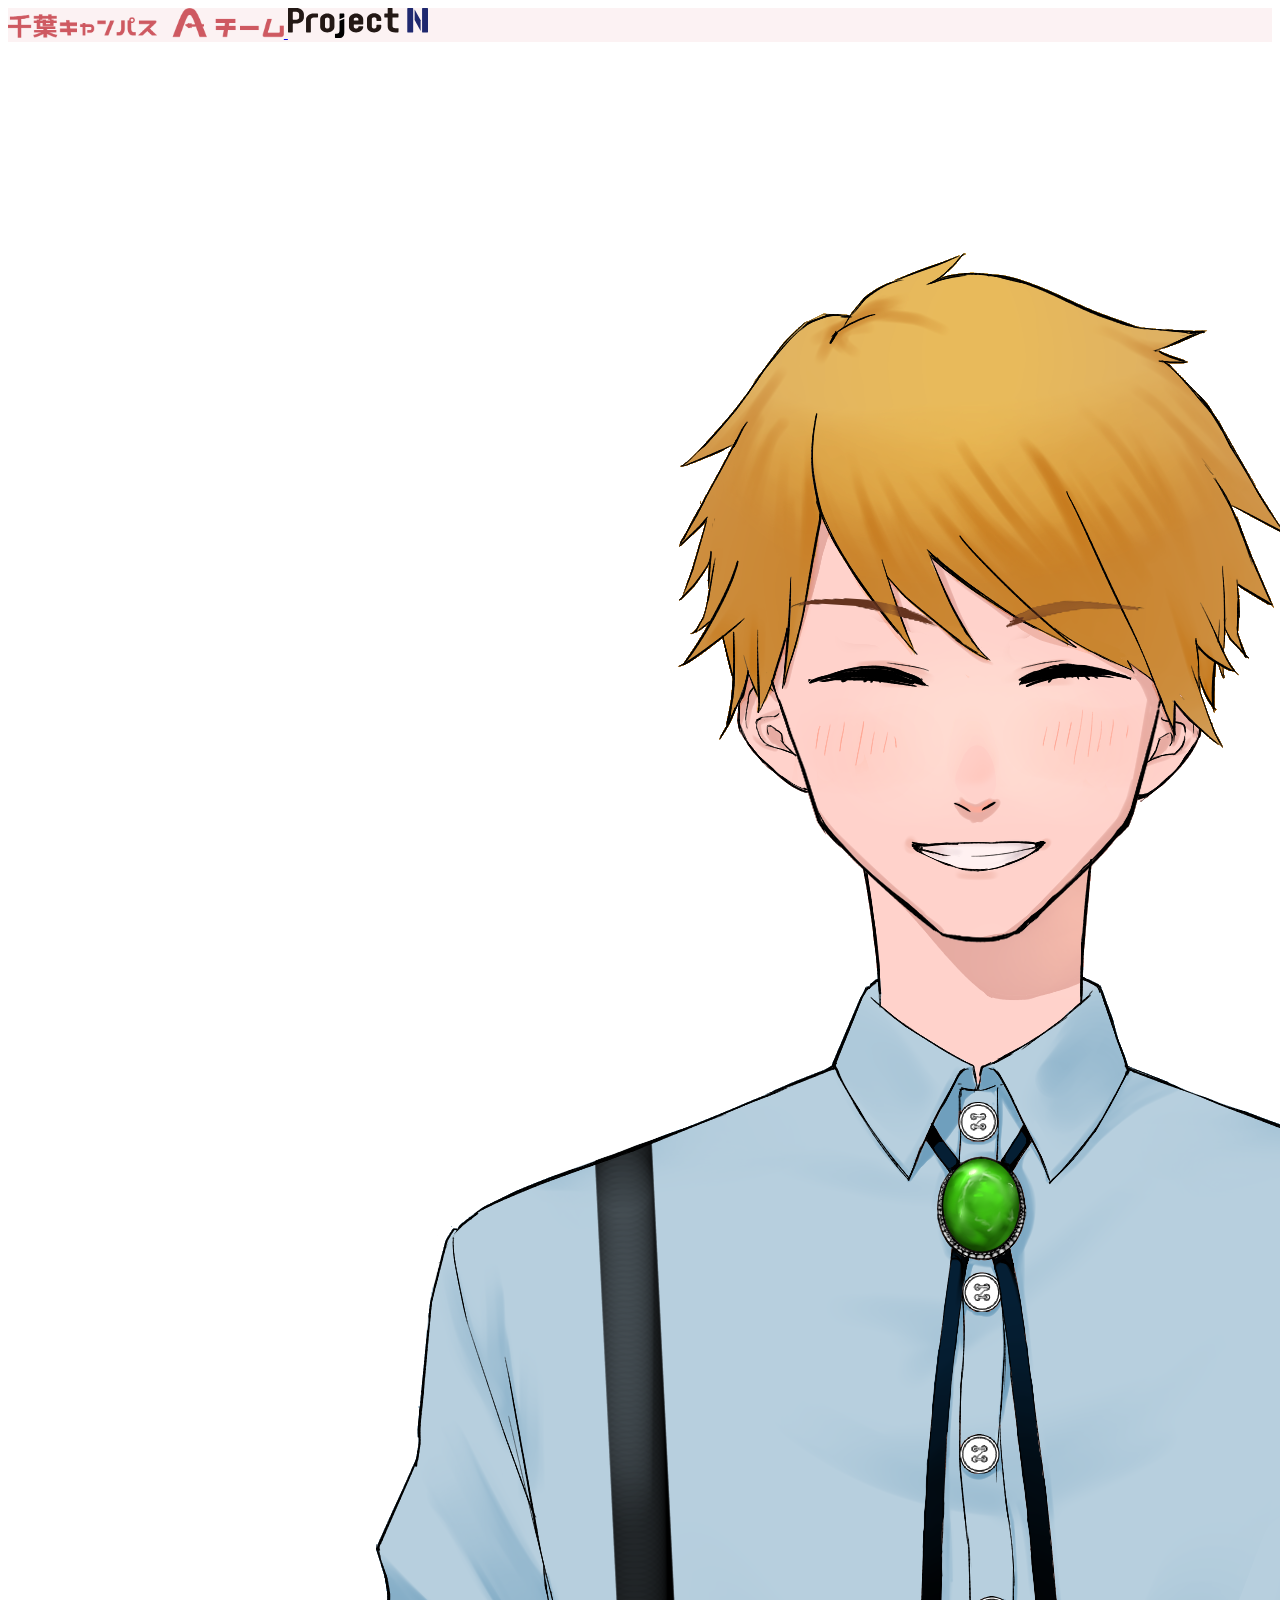
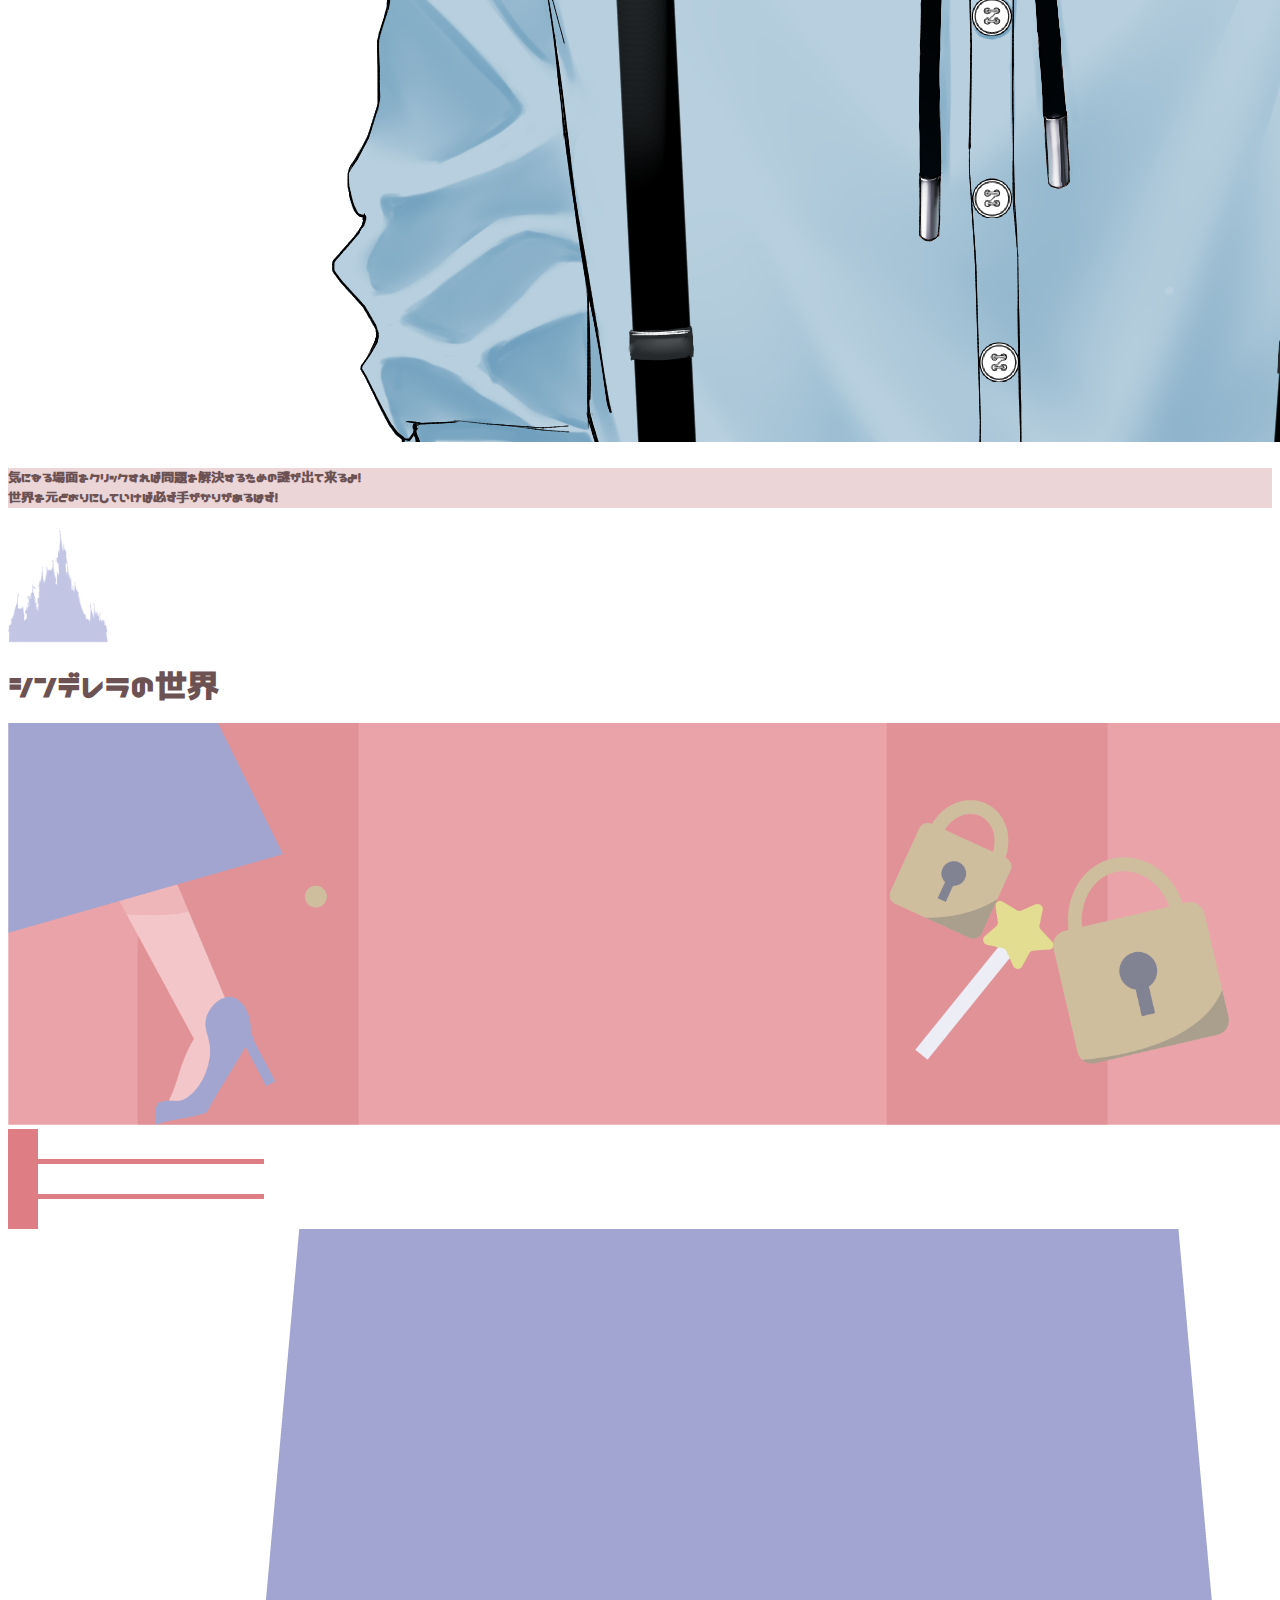
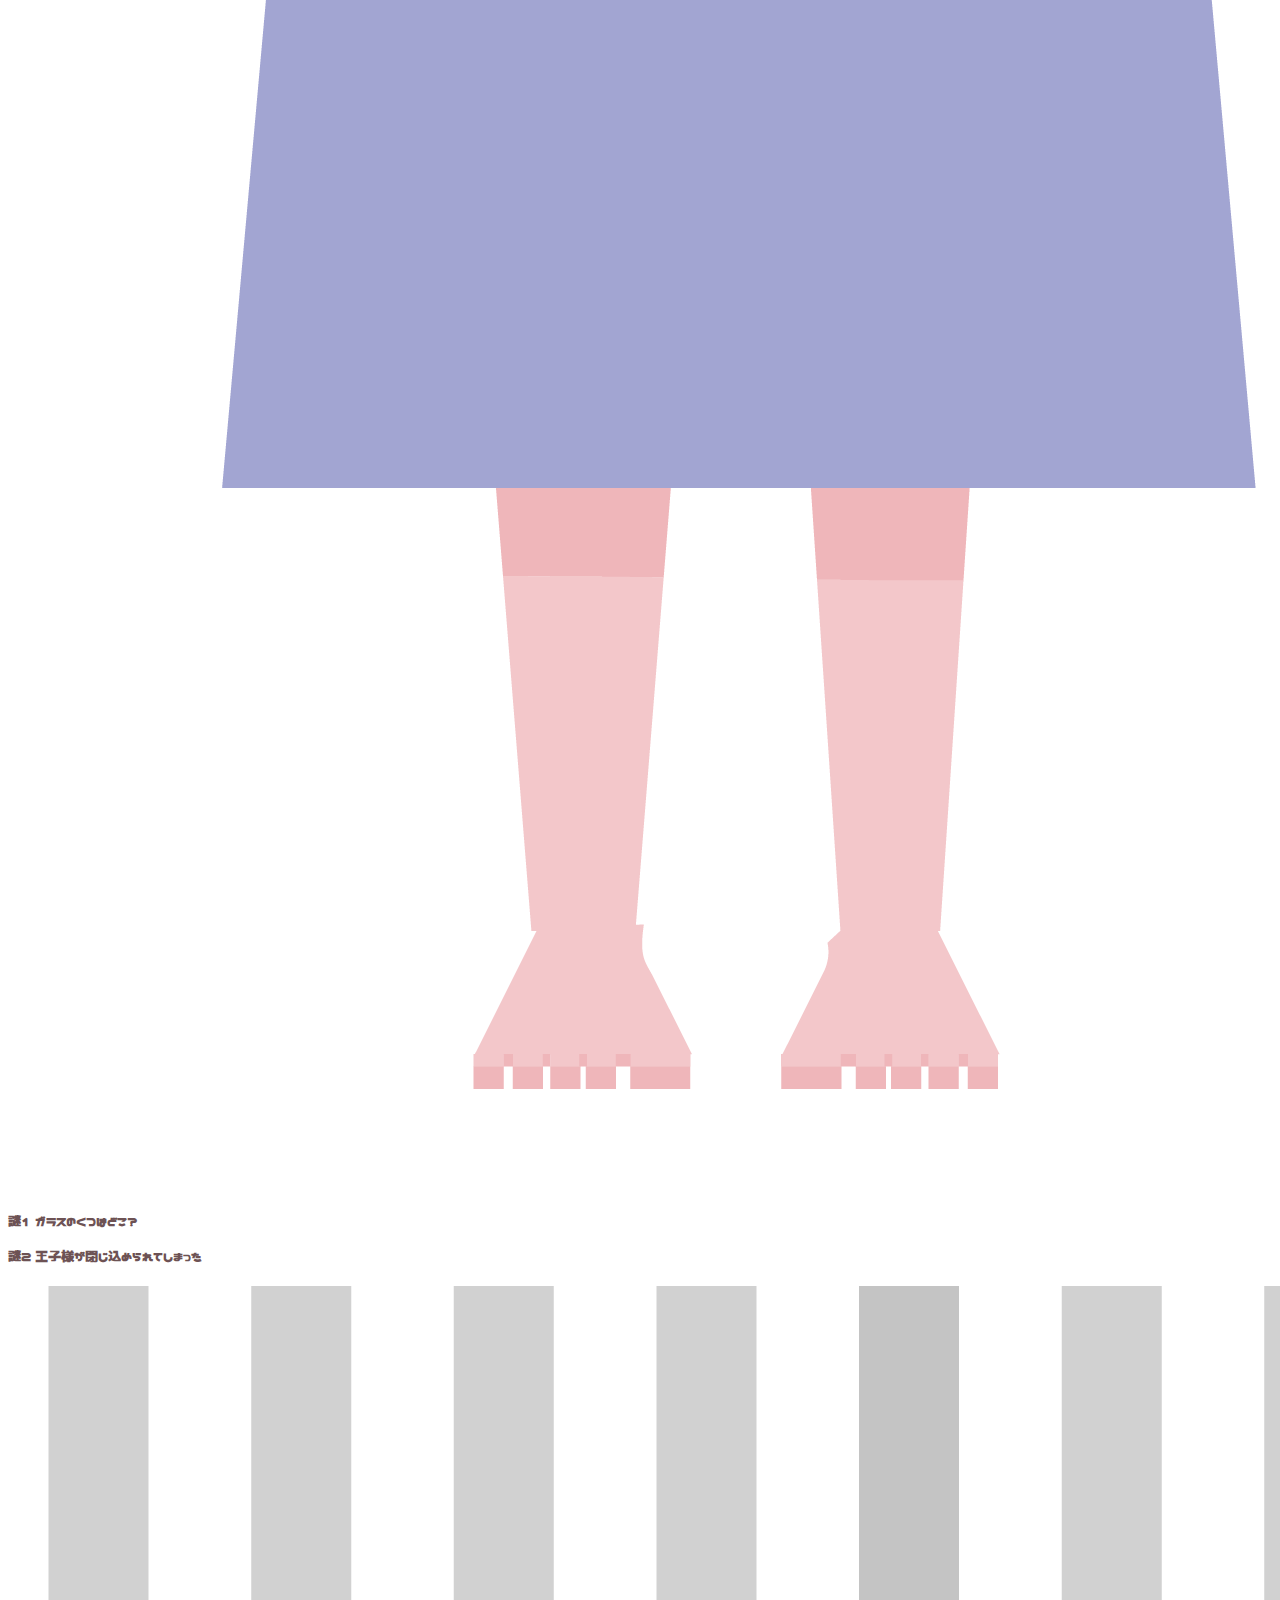
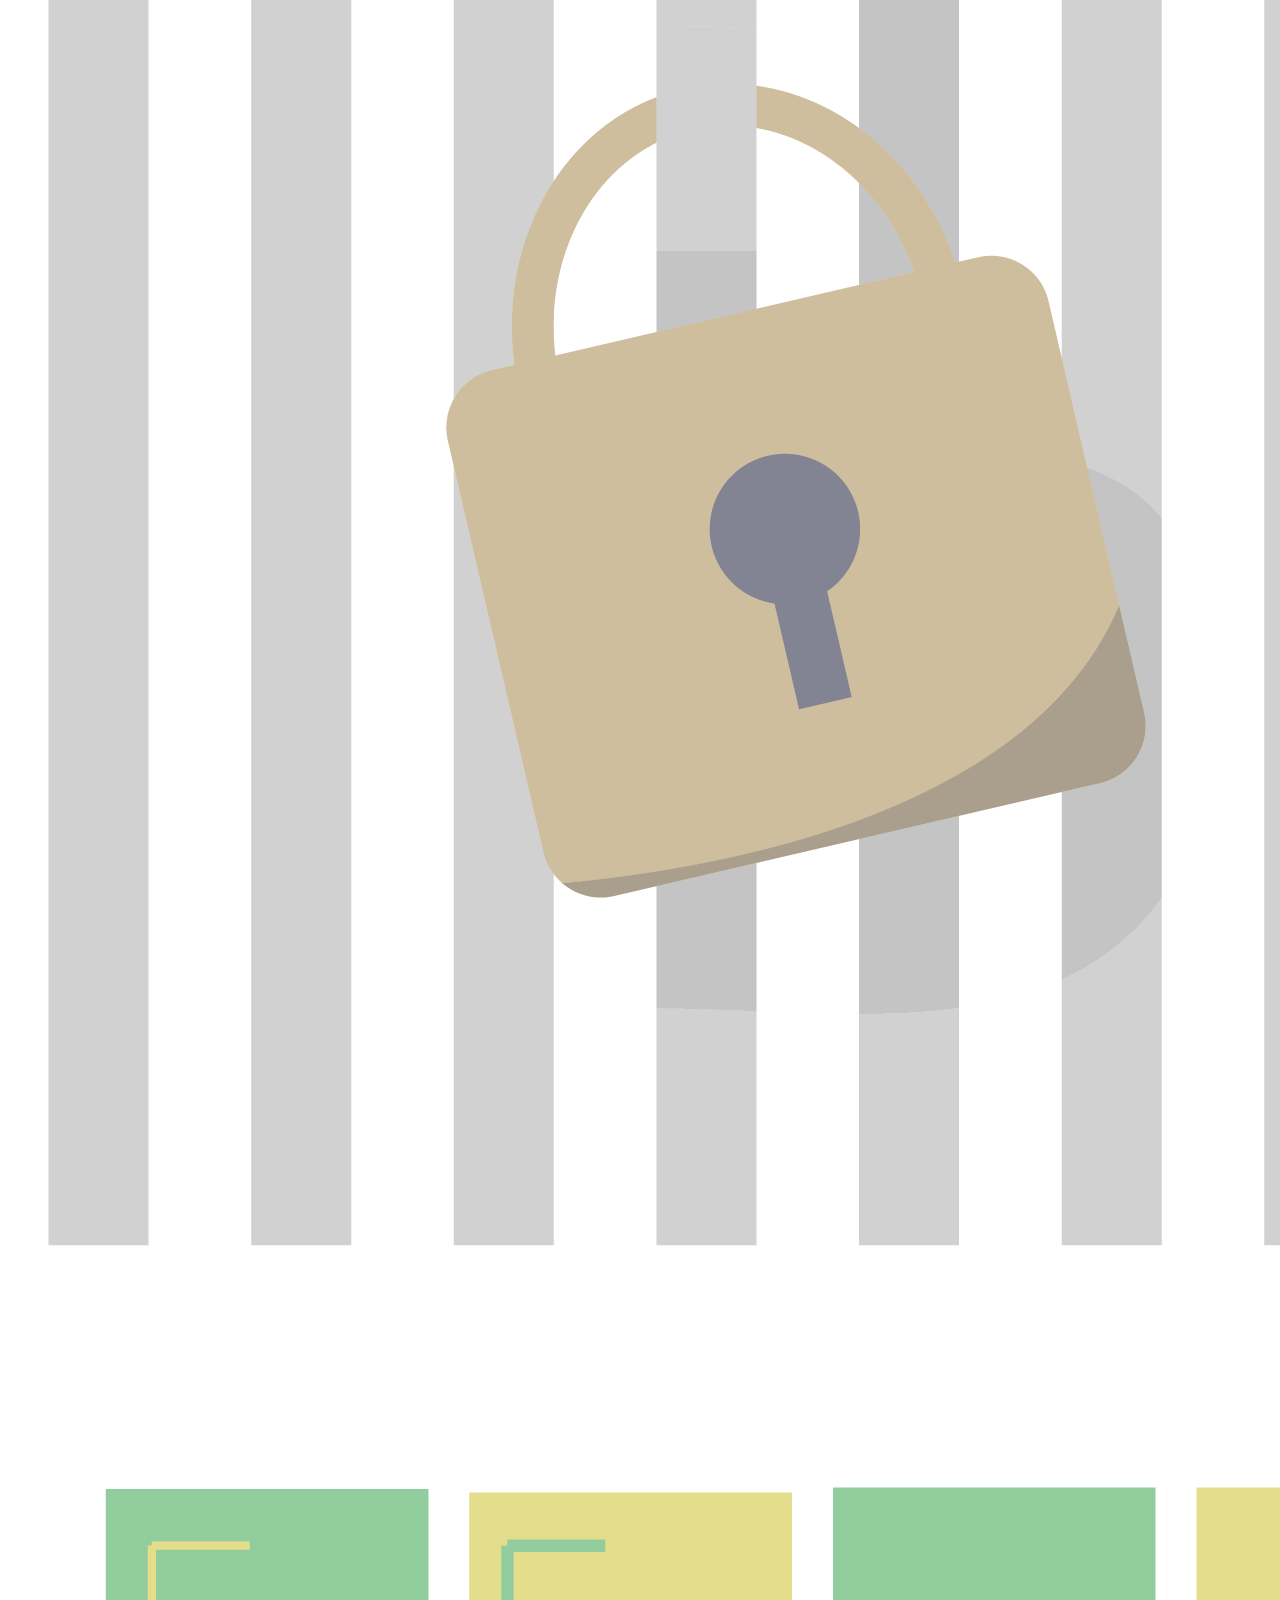
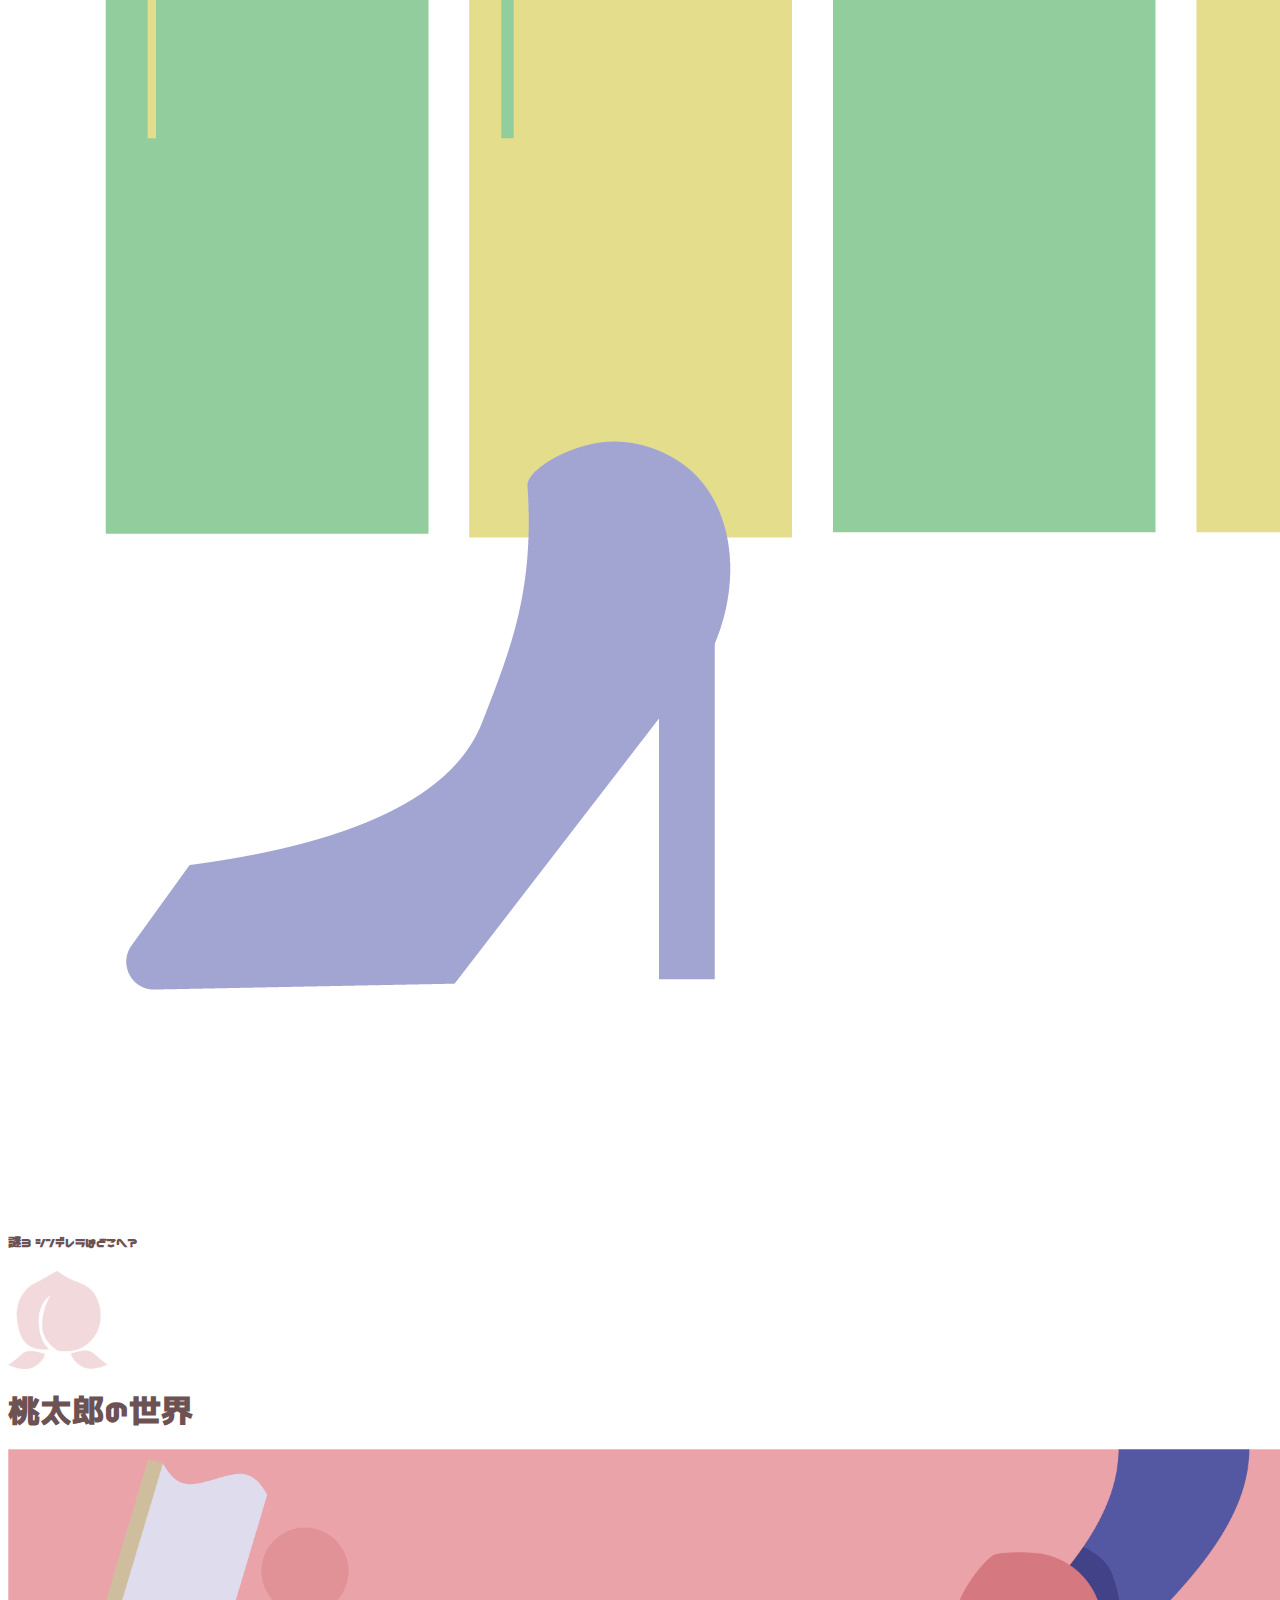
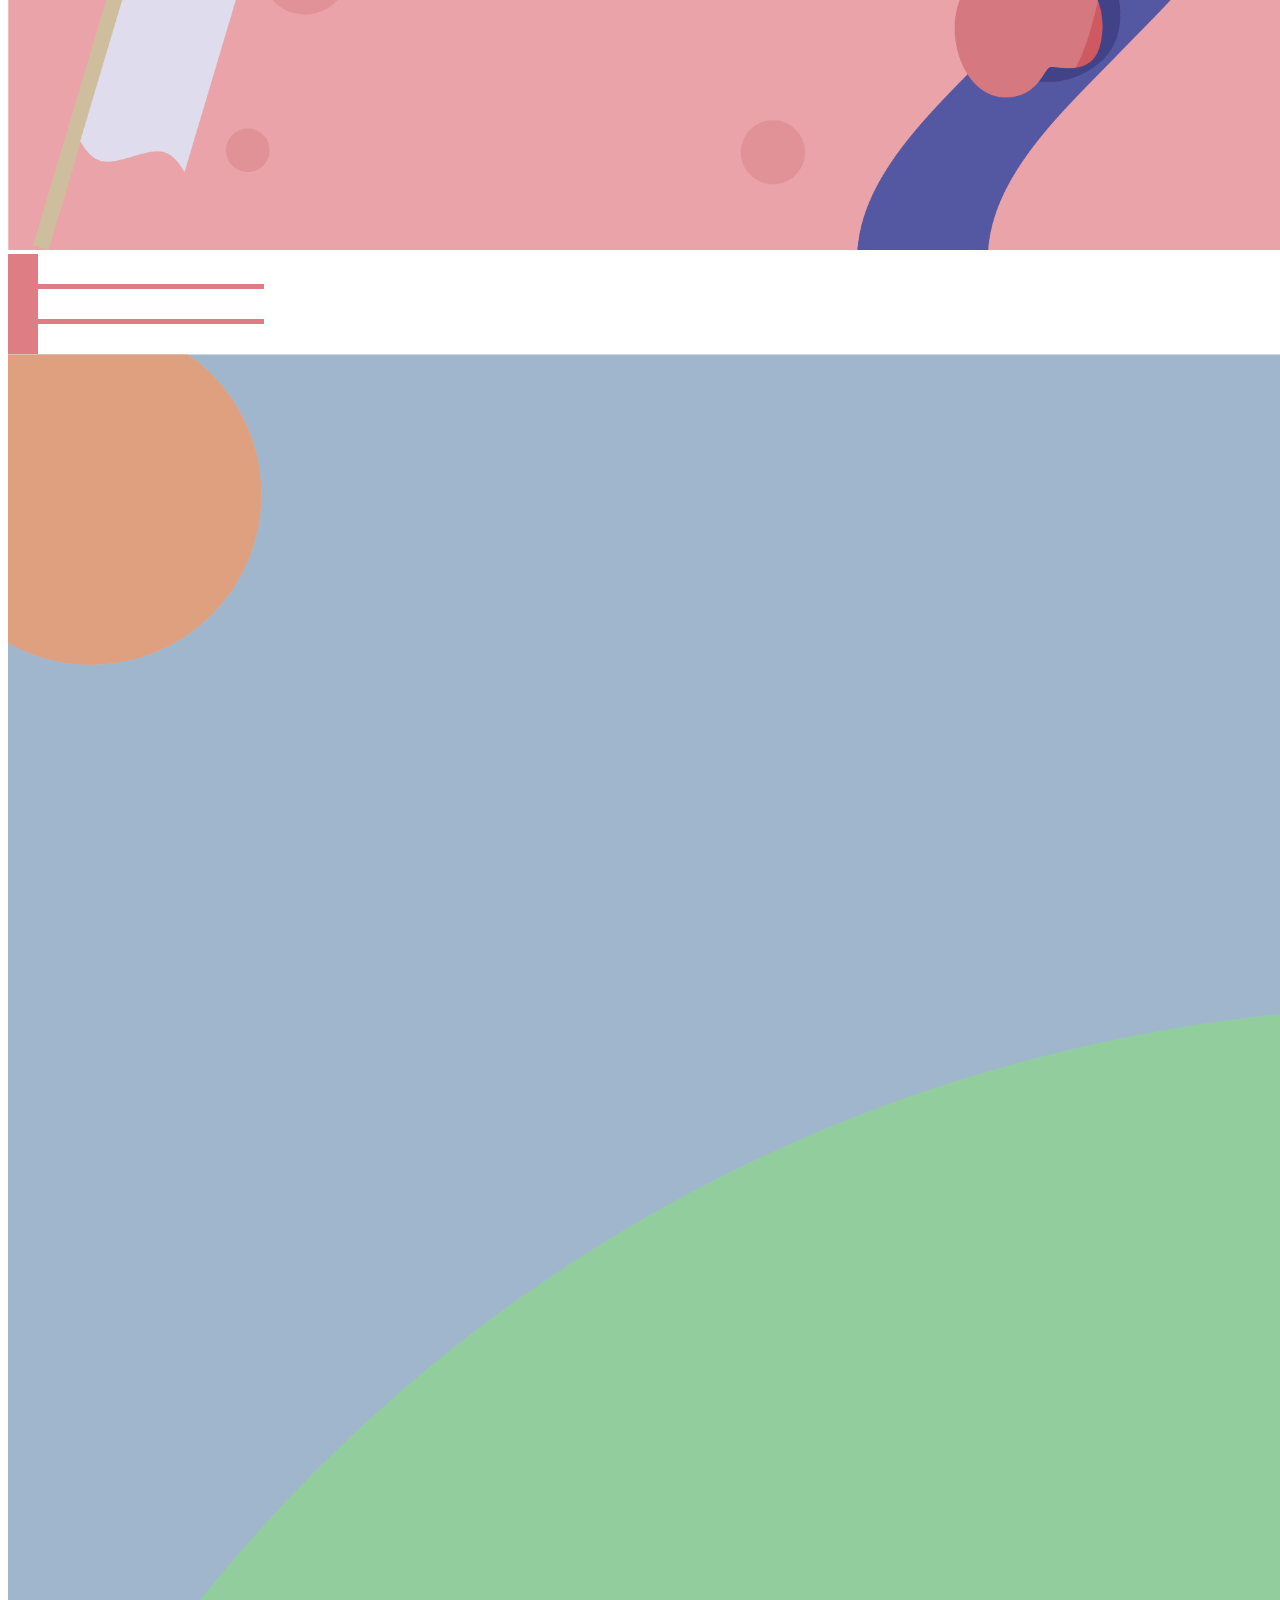
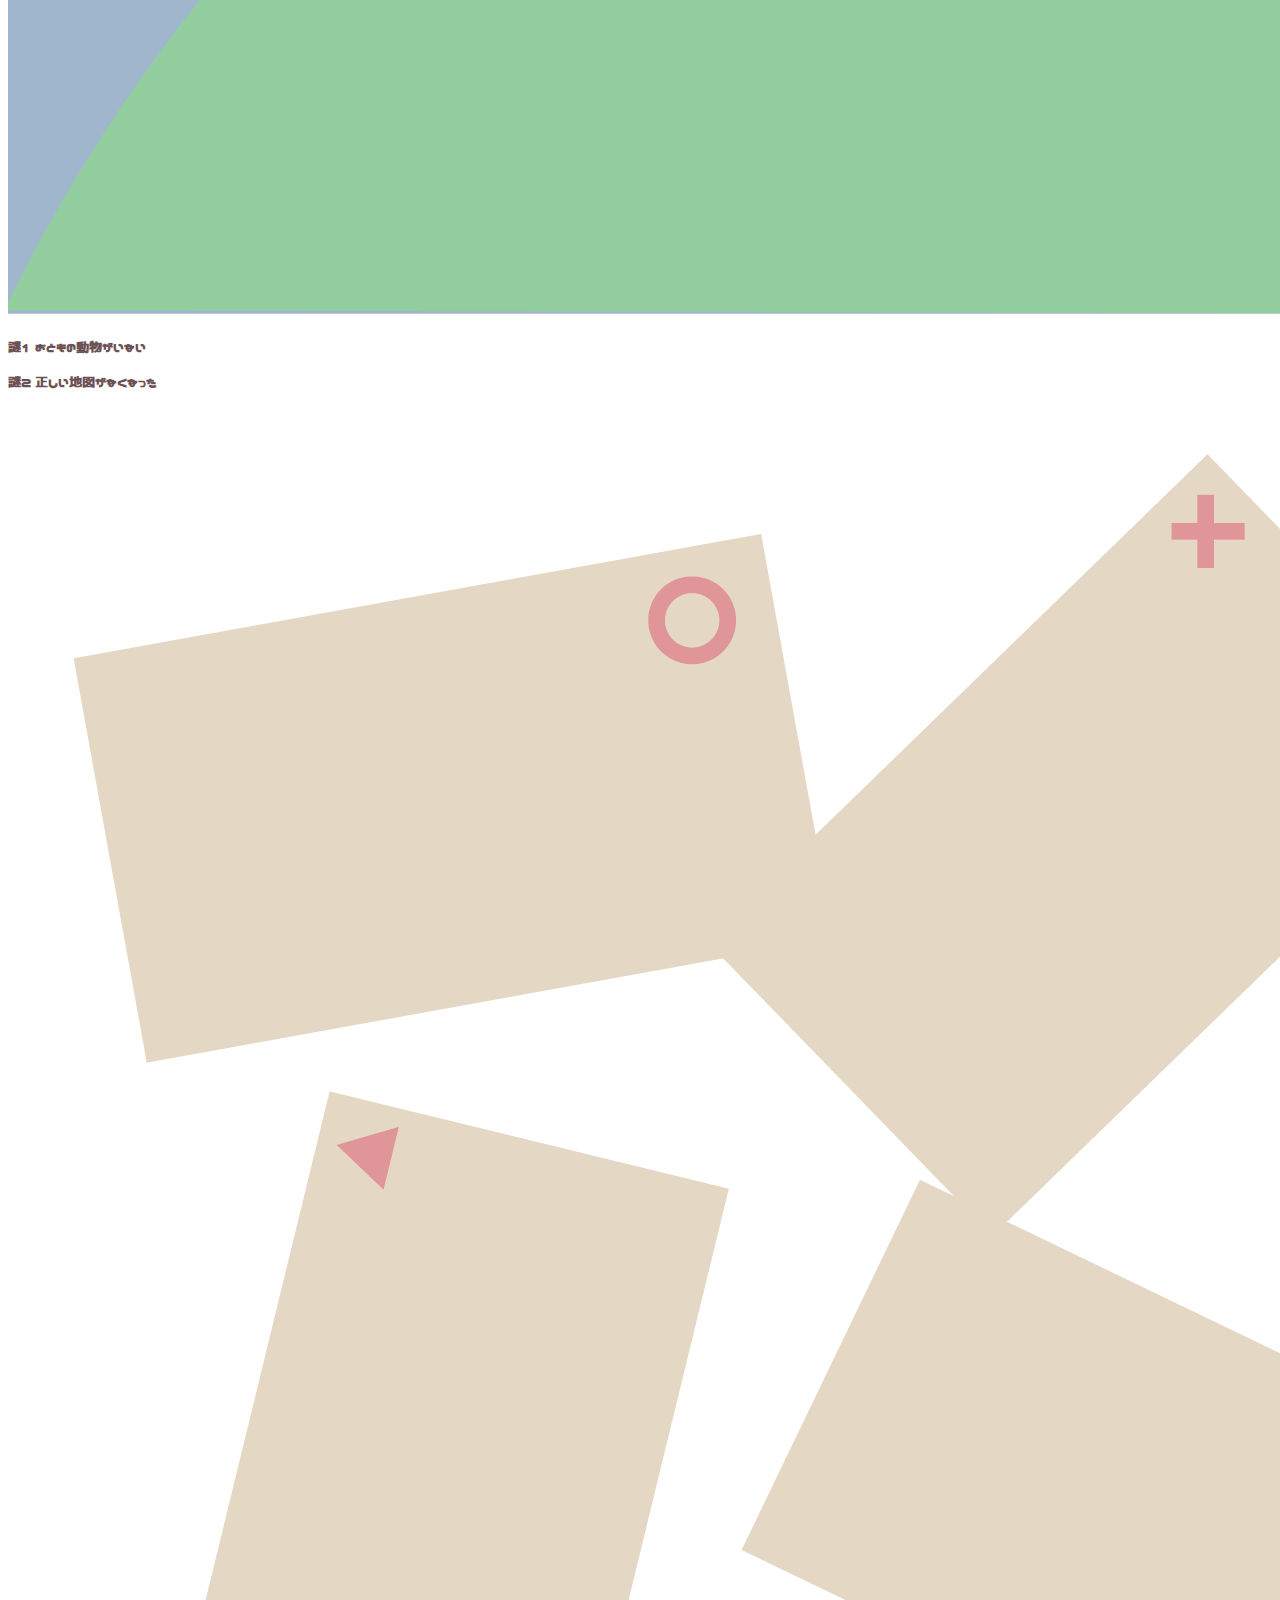
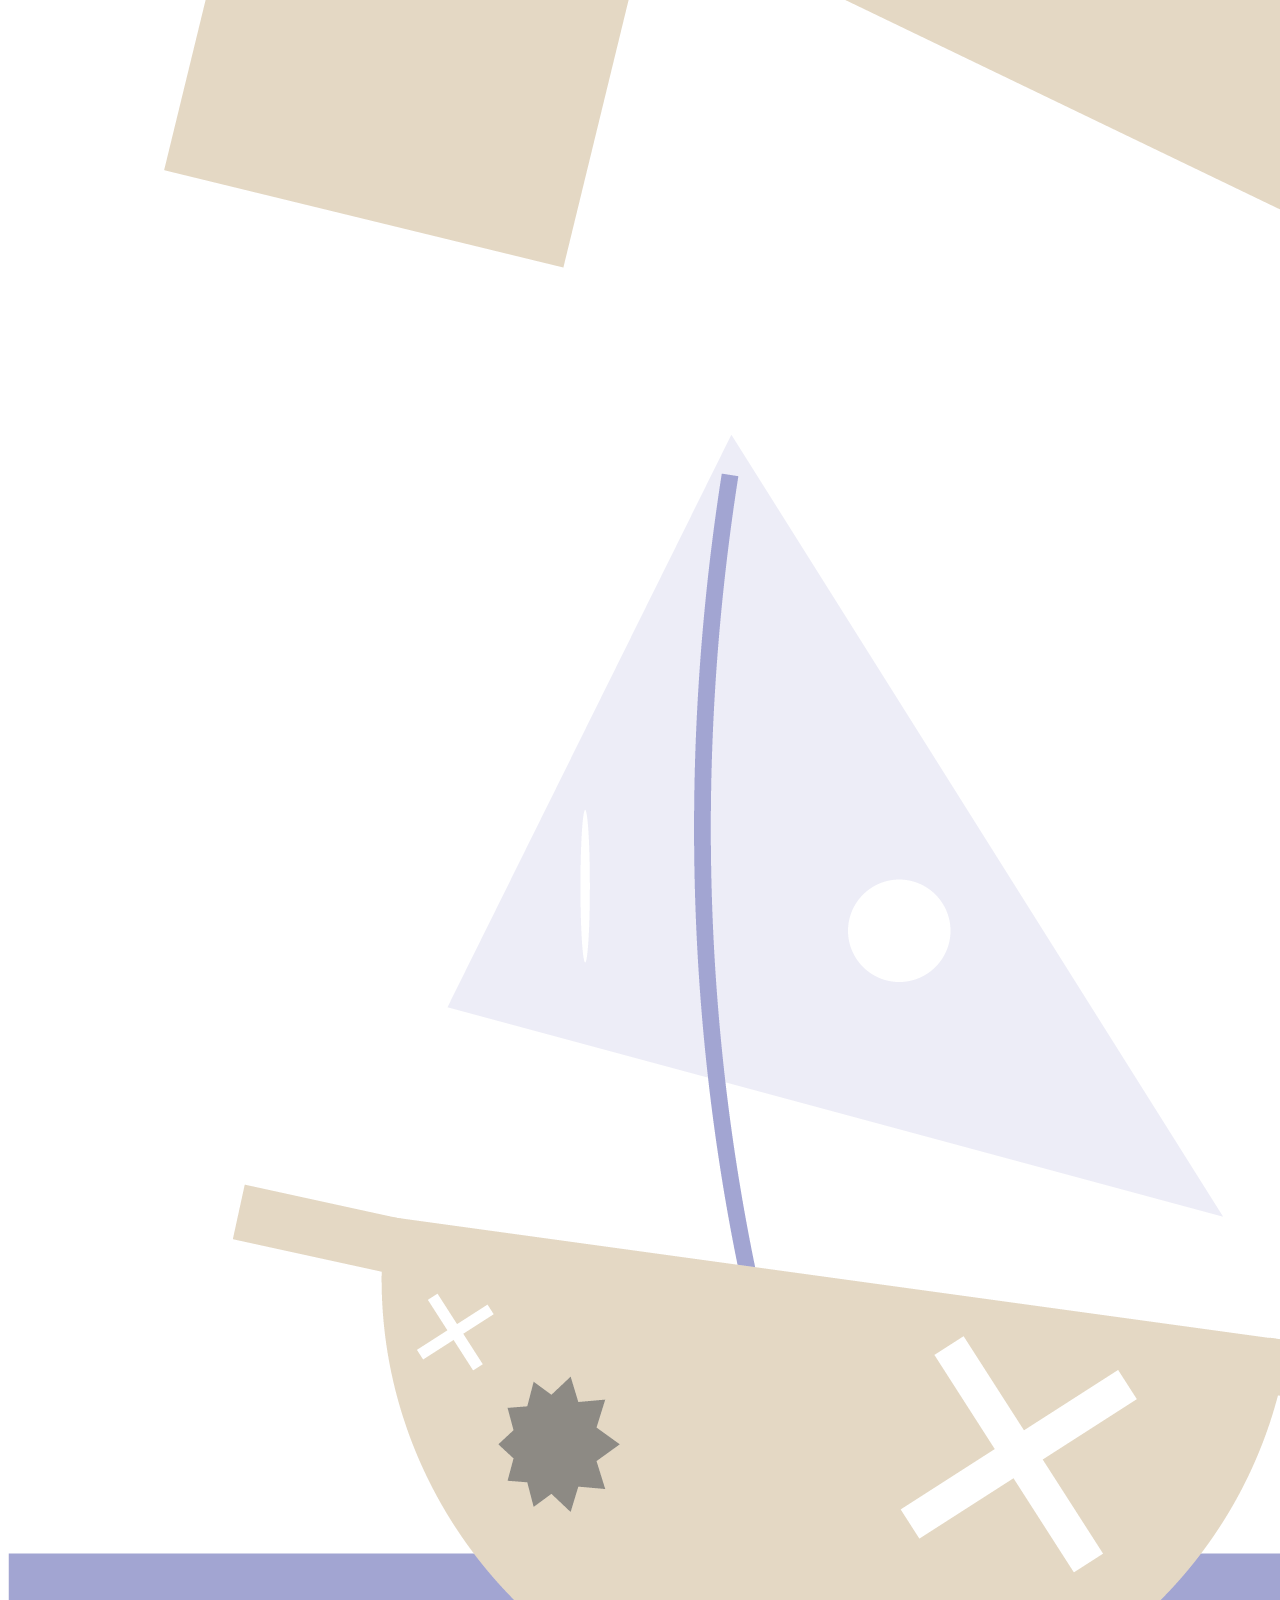
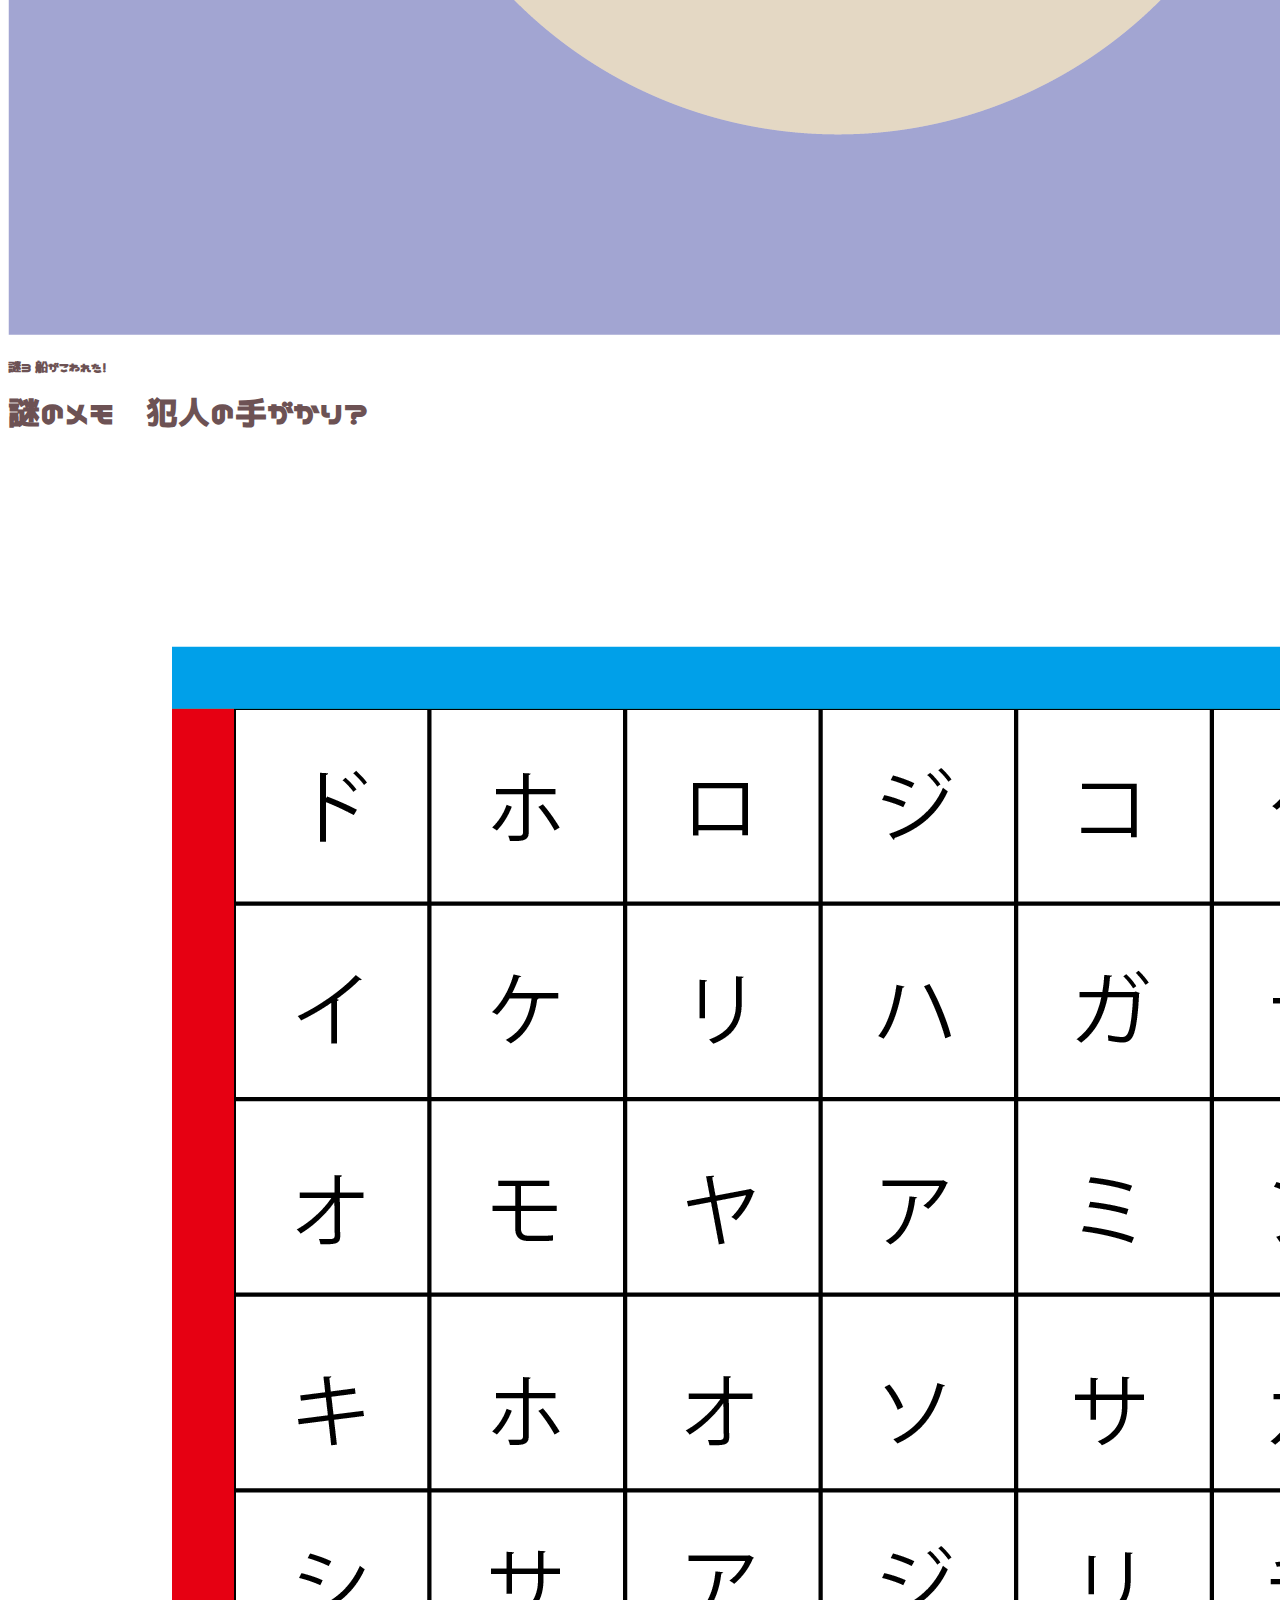
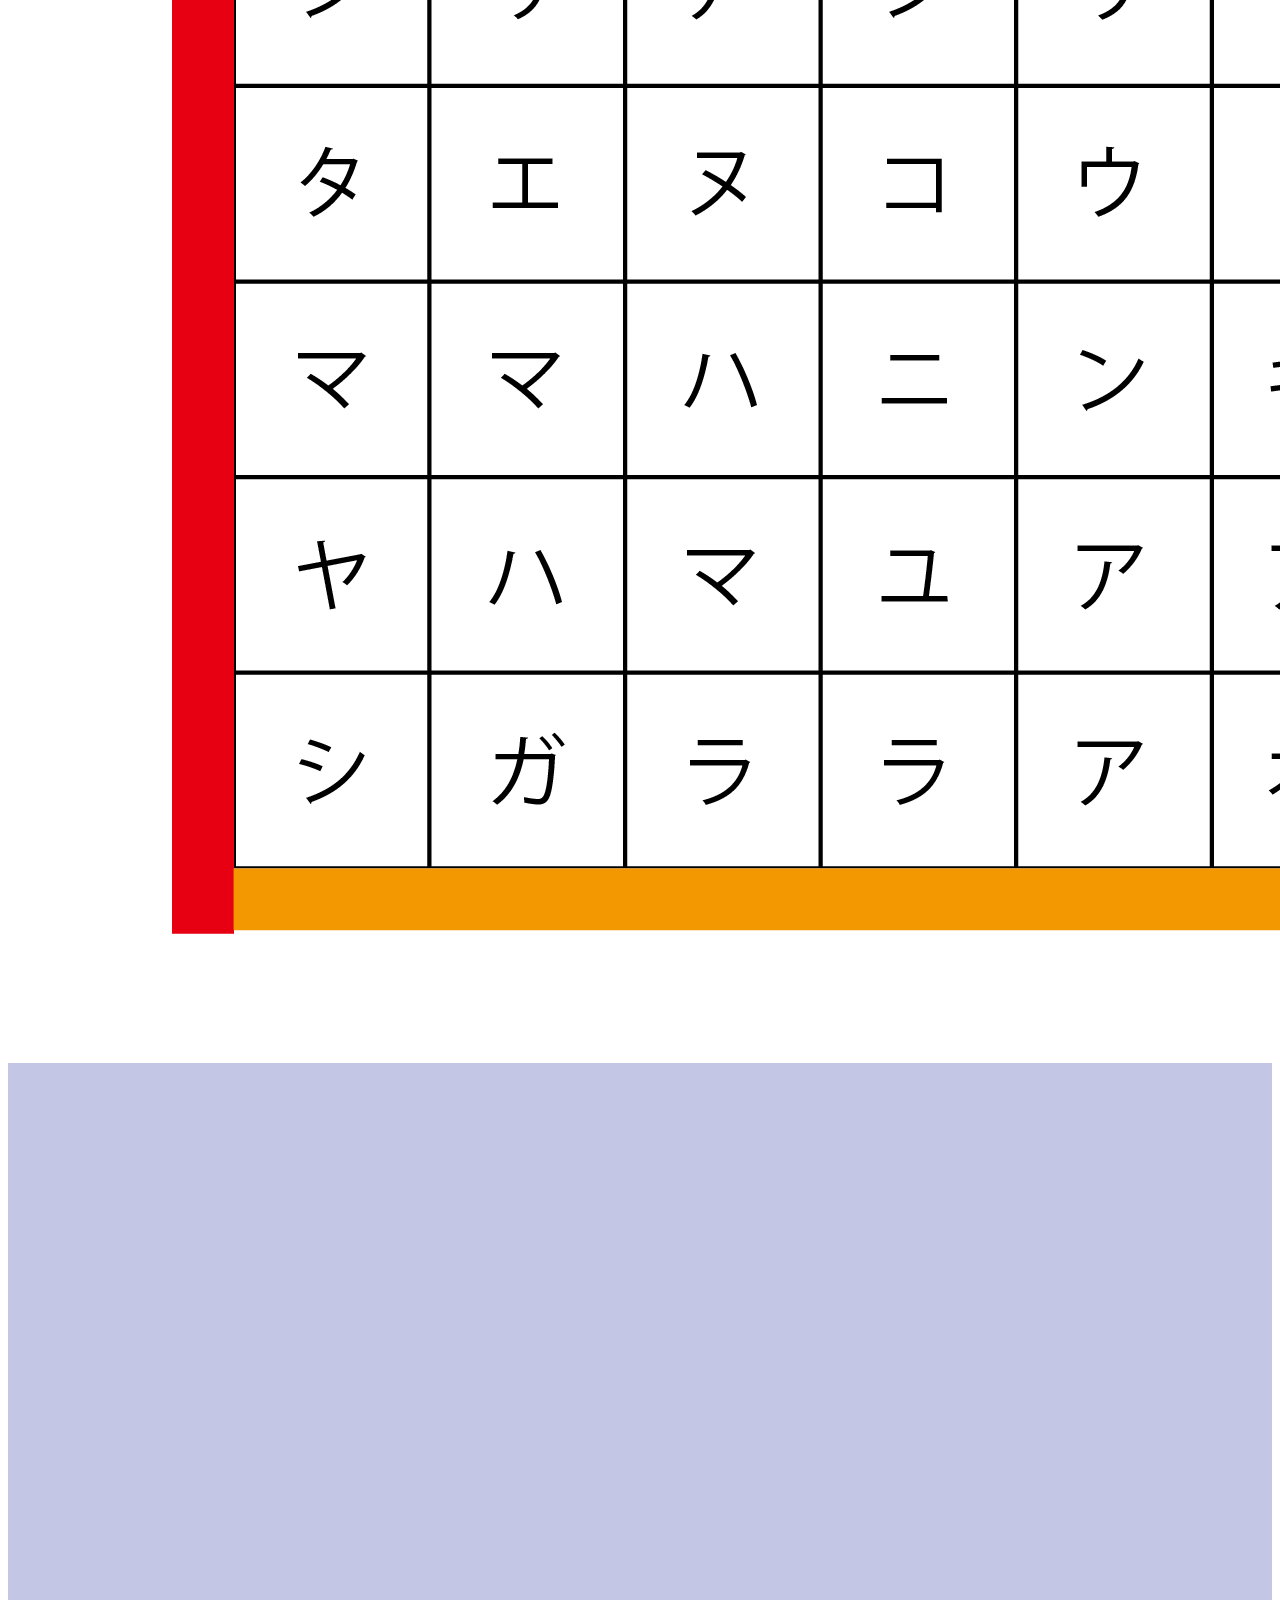
<file: main.html>
<!DOCTYPE html>
<html lang="ja">
<head>
  <meta charset="UTF-8">
  <meta http-equiv="X-UA-Compatible" content="IE=edge">
  <meta name="viewport" content="width=device-width, initial-scale=1.0">
  <title>歪んだ童話世界からの脱出 │ Project N</title>
  <link rel="stylesheet" href="https://stackpath.bootstrapcdn.com/bootstrap/4.5.0/css/bootstrap.min.css" integrity="sha384-9aIt2nRpC12Uk9gS9baDl411NQApFmC26EwAOH8WgZl5MYYxFfc+NcPb1dKGj7Sk" crossorigin="anonymous">
  <link rel="stylesheet" href="./assets/css/font.css">
  <link rel="stylesheet" href="./assets/css/hover.css">
</head>
<body>
  <header>
    <nav class="navbar" style="background-color: #fcf2f3;">
      <a class="navbar-brand" href="index.html">
        <img src="./assets/images/team.png" width="" height="30" class="" alt="">
      </a>
      <a class="" href="https://nnn.ed.jp/project-n/">
        <img src="./assets/images/pronlogo.svg" width="" height="30" class="" alt="">
      </a>
    </nav>
  </header>
  <main class="mx-5">
    <div class="row my-5">
      <div class="col-4">
        <img src="./assets/images/sennpai_egao2.png" alt="" class="float-right w-75">
      </div>
      <div class="col-7 align-self-end">
        <h5 style="background-color: #ebd5d7; line-height: 1.5;" class="p-3">気になる場面をクリックすれば問題を解決するための謎が出て来るよ！<br>世界を元どおりにしていけば必ず手がかりがあるはず！</h5>
      </div>
    </div>
    <div class="d-flex mb-3">
      <img src="./assets/images/城.png" alt="" width="100px">
      <h1 class="align-self-end">シンデレラの世界</h1>
    </div>
    <img src="./assets/images/dassyutuge-mu-02.png" alt="" class="mx-n5" style="width: 100vw;">
    <div class="my-5 d-flex justify-content-center">
      <div class="rounded-circle" style="width: 30px; height: 30px; background-color: rgb(223, 125, 133);"></div>
      <div class="align-self-center mx-n1" style="width: 20vw; height: 5px; background-color: rgb(223, 125, 133);"></div>
      <div class="rounded-circle" style="width: 30px; height: 30px; background-color: rgb(223, 125, 133);"></div>
      <div class="align-self-center mx-n1" style="width: 20vw; height: 5px; background-color: rgb(223, 125, 133);"></div>
      <div class="rounded-circle" style="width: 30px; height: 30px; background-color: rgb(223, 125, 133);"></div>
    </div>
    <div class="row my-5">
      <div class="col-4">
        <div class="card shadow border-0" id="stage1">
          <img src="./assets/images/dassyutuge-mu-04.png" alt="" class="w-50 mx-auto d-block mt-3">
          <div class="card-body">
            <h5 class="card-title text-center">謎１ ガラスのくつはどこ？</h5>
            <a href="stage1.html" class="stretched-link"></a>
          </div>
        </div>
      </div>
      <div class="col-4">
        <div class="card shadow border-0" id="stage2">
          <div class="card-body">
            <h5 class="card-title text-center">謎２ 王子様が閉じ込められてしまった</h5>
            <a href="stage2.html" class="stretched-link"></a>
          </div>
          <img src="./assets/images/dassyutuge-mu-05.png" alt="" class="w-50 mx-auto d-block mb-3">
        </div>
      </div>
      <div class="col-4">
        <div class="card shadow border-0" id="stage3">
          <img src="./assets/images/dassyutuge-mu-09.png" alt="" class="w-50 mx-auto d-block mt-3">
          <div class="card-body">
            <h5 class="card-title text-center">謎３ シンデレラはどこへ？</h5>
            <a href="stage3.html" class="stretched-link"></a>
          </div>
        </div>
      </div>
    </div>
    <div class="d-flex mb-3">
      <img src="./assets/images/桃.png" alt="" width="100px">
      <h1 class="align-self-end">桃太郎の世界</h1>
    </div>
    <img src="./assets/images/dassyutuge-mu-03.png" alt="" class="mx-n5" style="width: 100vw;">
    <div class="my-5 d-flex justify-content-center">
      <div class="rounded-circle" style="width: 30px; height: 30px; background-color: rgb(223, 125, 133);"></div>
      <div class="align-self-center mx-n1" style="width: 20vw; height: 5px; background-color: rgb(223, 125, 133);"></div>
      <div class="rounded-circle" style="width: 30px; height: 30px; background-color: rgb(223, 125, 133);"></div>
      <div class="align-self-center mx-n1" style="width: 20vw; height: 5px; background-color: rgb(223, 125, 133);"></div>
      <div class="rounded-circle" style="width: 30px; height: 30px; background-color: rgb(223, 125, 133);"></div>
    </div>
    <div class="row my-5">
      <div class="col-4">
        <div class="card shadow border-0" id="stage4">
          <img src="./assets/images/dassyutuge-mu-06.png" alt="" class="w-50 mx-auto d-block mt-3">
          <div class="card-body">
            <h5 class="card-title text-center">謎１ おともの動物がいない</h5>
            <a href="stage4.html" class="stretched-link"></a>
          </div>
        </div>
      </div>
      <div class="col-4">
        <div class="card shadow border-0" id="stage5">
          <div class="card-body">
            <h5 class="card-title text-center">謎２ 正しい地図がなくなった</h5>
            <a href="stage5.html" class="stretched-link"></a>
          </div>
          <img src="./assets/images/dassyutuge-mu-07.png" alt="" class="w-50 mx-auto d-block mb-3">
        </div>
      </div>
      <div class="col-4">
        <div class="card shadow border-0" id="stage6">
          <img src="./assets/images/dassyutuge-mu-08.png" alt="" class="w-50 mx-auto d-block mt-3">
          <div class="card-body">
            <h5 class="card-title text-center">謎３ 船がこわれた！</h5>
            <a href="stage6.html" class="stretched-link"></a>
          </div>
        </div>
      </div>
    </div>
    <h1>謎のメモ　犯人の手がかり？</h1>
    <div class="my-5 p-4 row w-75 mx-auto" style="background-color: #c3c6e4;">
      <div class="col-6"><img src="./assets/images/dassyutuge-mu-17.png" alt="" width="" class="w-100"></div>
      <div class="col-6">
        <div class="d-flex flex-column">
          <div class="d-flex">
            <div class="flex-fill"><img src="./assets/images/1.png" alt="" id="1" class="w-100" style="opacity: 0"></div>
            <div class="flex-fill"><img src="./assets/images/2.png" alt="" id="2" class="w-100" style="opacity: 0"></div>
            <div class="flex-fill"><img src="./assets/images/3.png" alt="" id="3" class="w-100"></div>
          </div>
          <div class="d-flex">
            <div class="flex-fill"><img src="./assets/images/4.png" alt="" id="4" class="w-100"></div>
            <div class="flex-fill"><img src="./assets/images/5.png" alt="" id="5" class="w-100"></div>
            <div class="flex-fill"><img src="./assets/images/6.png" alt="" id="6" class="w-100" style="opacity: 0"></div>
          </div>
          <div class="d-flex">
            <div class="flex-fill"><img src="./assets/images/7.png" alt="" id="7" class="w-100" style="opacity: 0"></div>
            <div class="flex-fill"><img src="./assets/images/8.png" alt="" id="8" class="w-100" style="opacity: 0"></div>
            <div class="flex-fill"><img src="./assets/images/9.png" alt="" id="9" class="w-100" style="opacity: 0"></div>
          </div>
        </div>
      </div>
    </div>
    <div class="shadow position-relative rounded-pill text-center text-light w-50 mx-auto my-3 p-3 h1" style="background-color: rgb(93, 93, 188);">
      <a href="final.html" class="text-reset">犯人がわかったらここから回答</a>
    </div>
    <div class="mx-auto mt-3 mb-5 shadow w-25 text-center" style="background-color: #c3c6e4; color: rgb(109, 82, 84);">
      <a href="index.html" class="text-reset"><h5 class="p-3">一つ前にもどる</h5></a>
    </div>
  </main>
  <footer class="py-3 mt-5" style="background-color: #dddeff;">
    <div class="container">
      <p class="text-center">授業主催：N・S高  協力：株式会社SCRAP  企画制作：N・S高生</p>
      <p class="text-center">「リアル脱出ゲーム」は株式会社SCRAPの登録商標です。</p>
      <p class="text-center">株式会社SCRAPとN・S高で実施した授業「リアル脱出ゲームの作り方」の一環で<br>生徒が制作したものであり、SCRAPが主催/公認するものではありません。</p>
    </div>
  </footer>
  <script src="https://code.jquery.com/jquery-3.5.1.slim.min.js" integrity="sha384-DfXdz2htPH0lsSSs5nCTpuj/zy4C+OGpamoFVy38MVBnE+IbbVYUew+OrCXaRkfj" crossorigin="anonymous"></script>
  <script src="https://cdn.jsdelivr.net/npm/popper.js@1.16.0/dist/umd/popper.min.js" integrity="sha384-Q6E9RHvbIyZFJoft+2mJbHaEWldlvI9IOYy5n3zV9zzTtmI3UksdQRVvoxMfooAo" crossorigin="anonymous"></script>
  <script src="https://stackpath.bootstrapcdn.com/bootstrap/4.5.0/js/bootstrap.min.js" integrity="sha384-OgVRvuATP1z7JjHLkuOU7Xw704+h835Lr+6QL9UvYjZE3Ipu6Tp75j7Bh/kR0JKI" crossorigin="anonymous"></script>
  <script src="./assets/js/hint.js"></script>
</body>
</html>
</file>
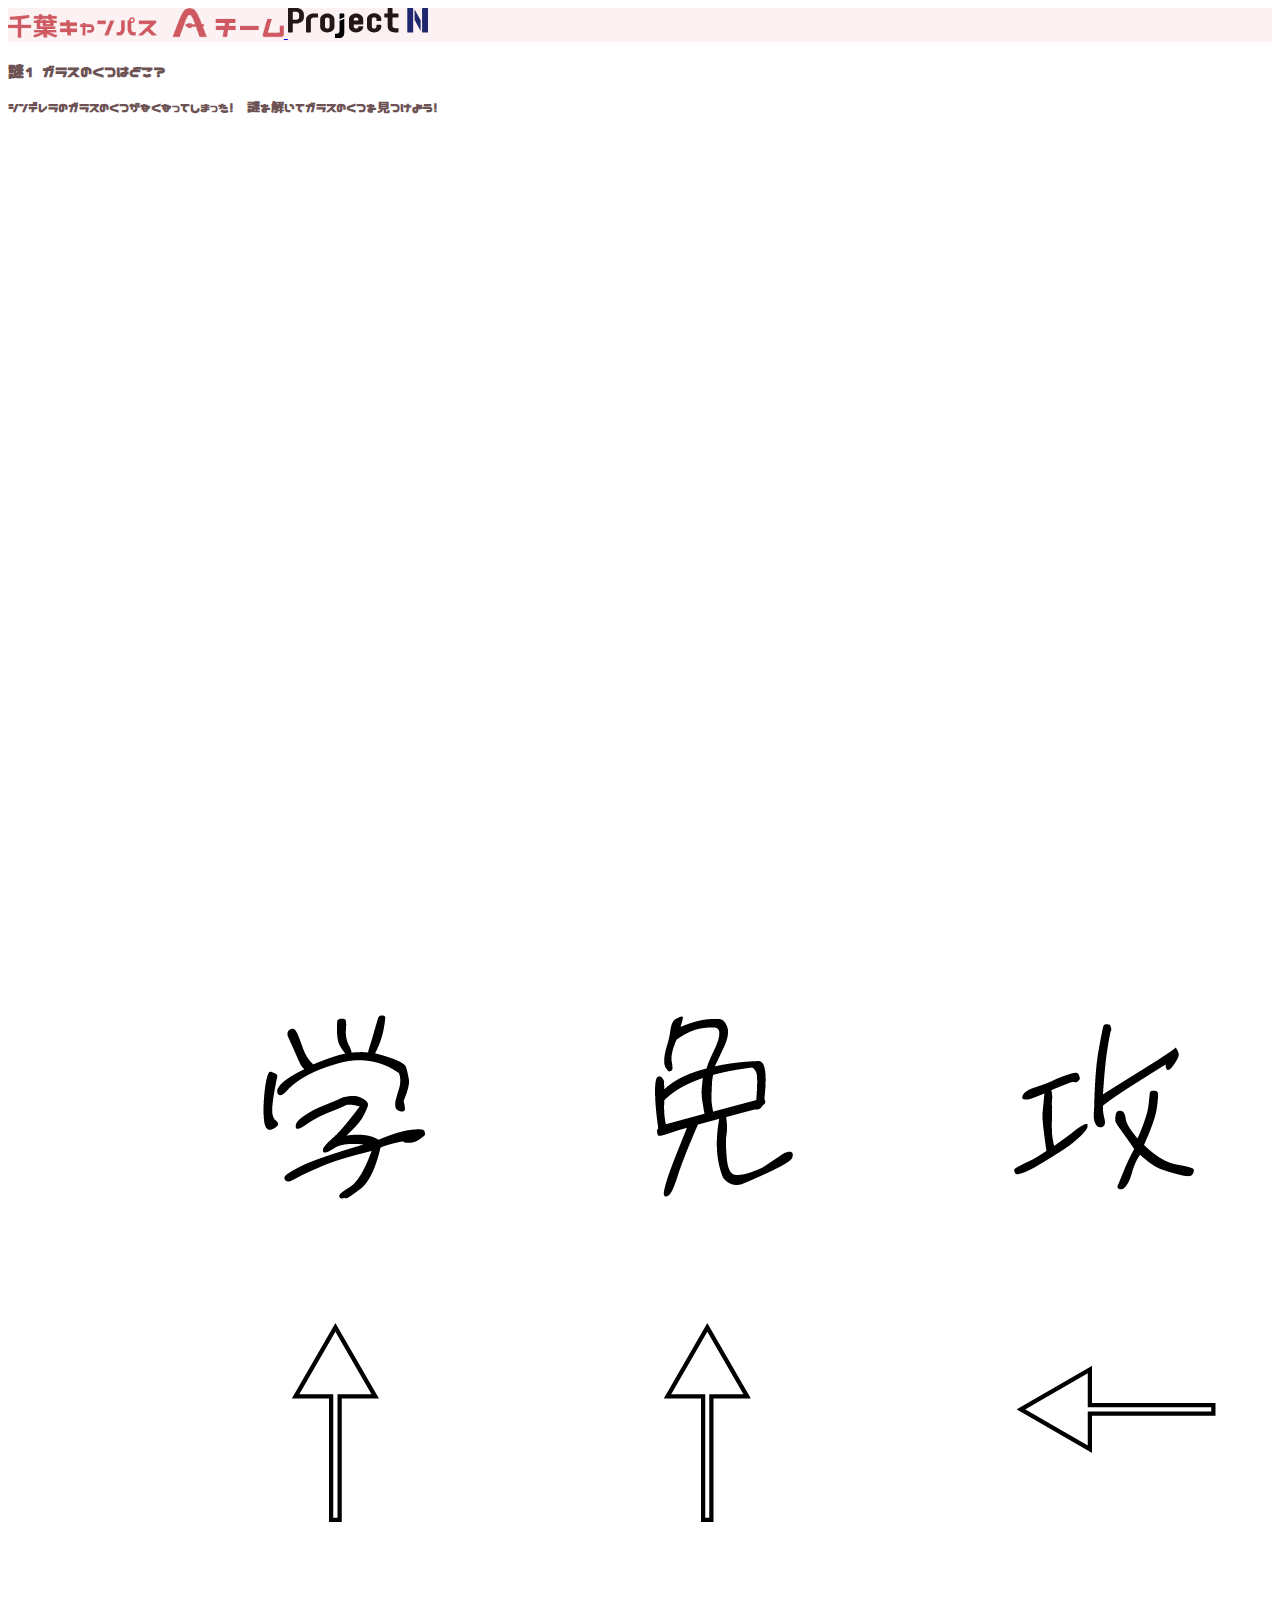
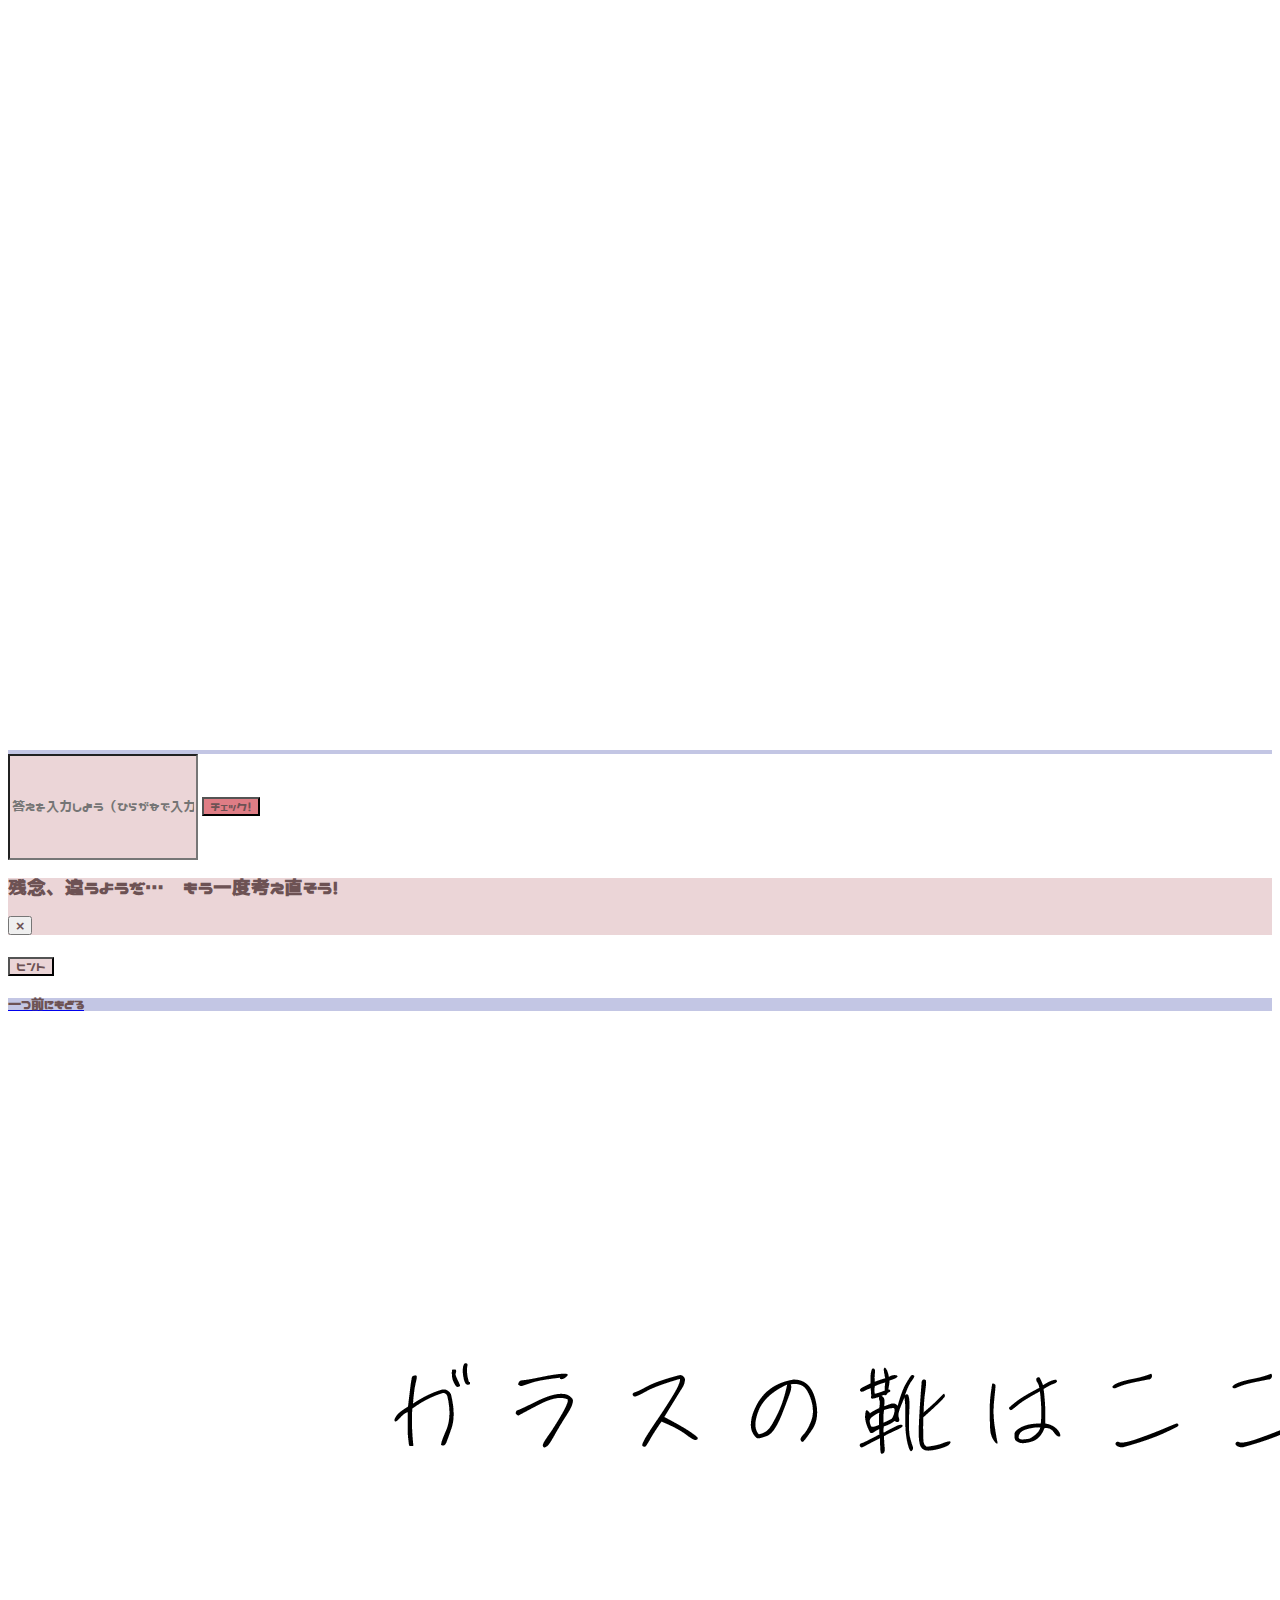
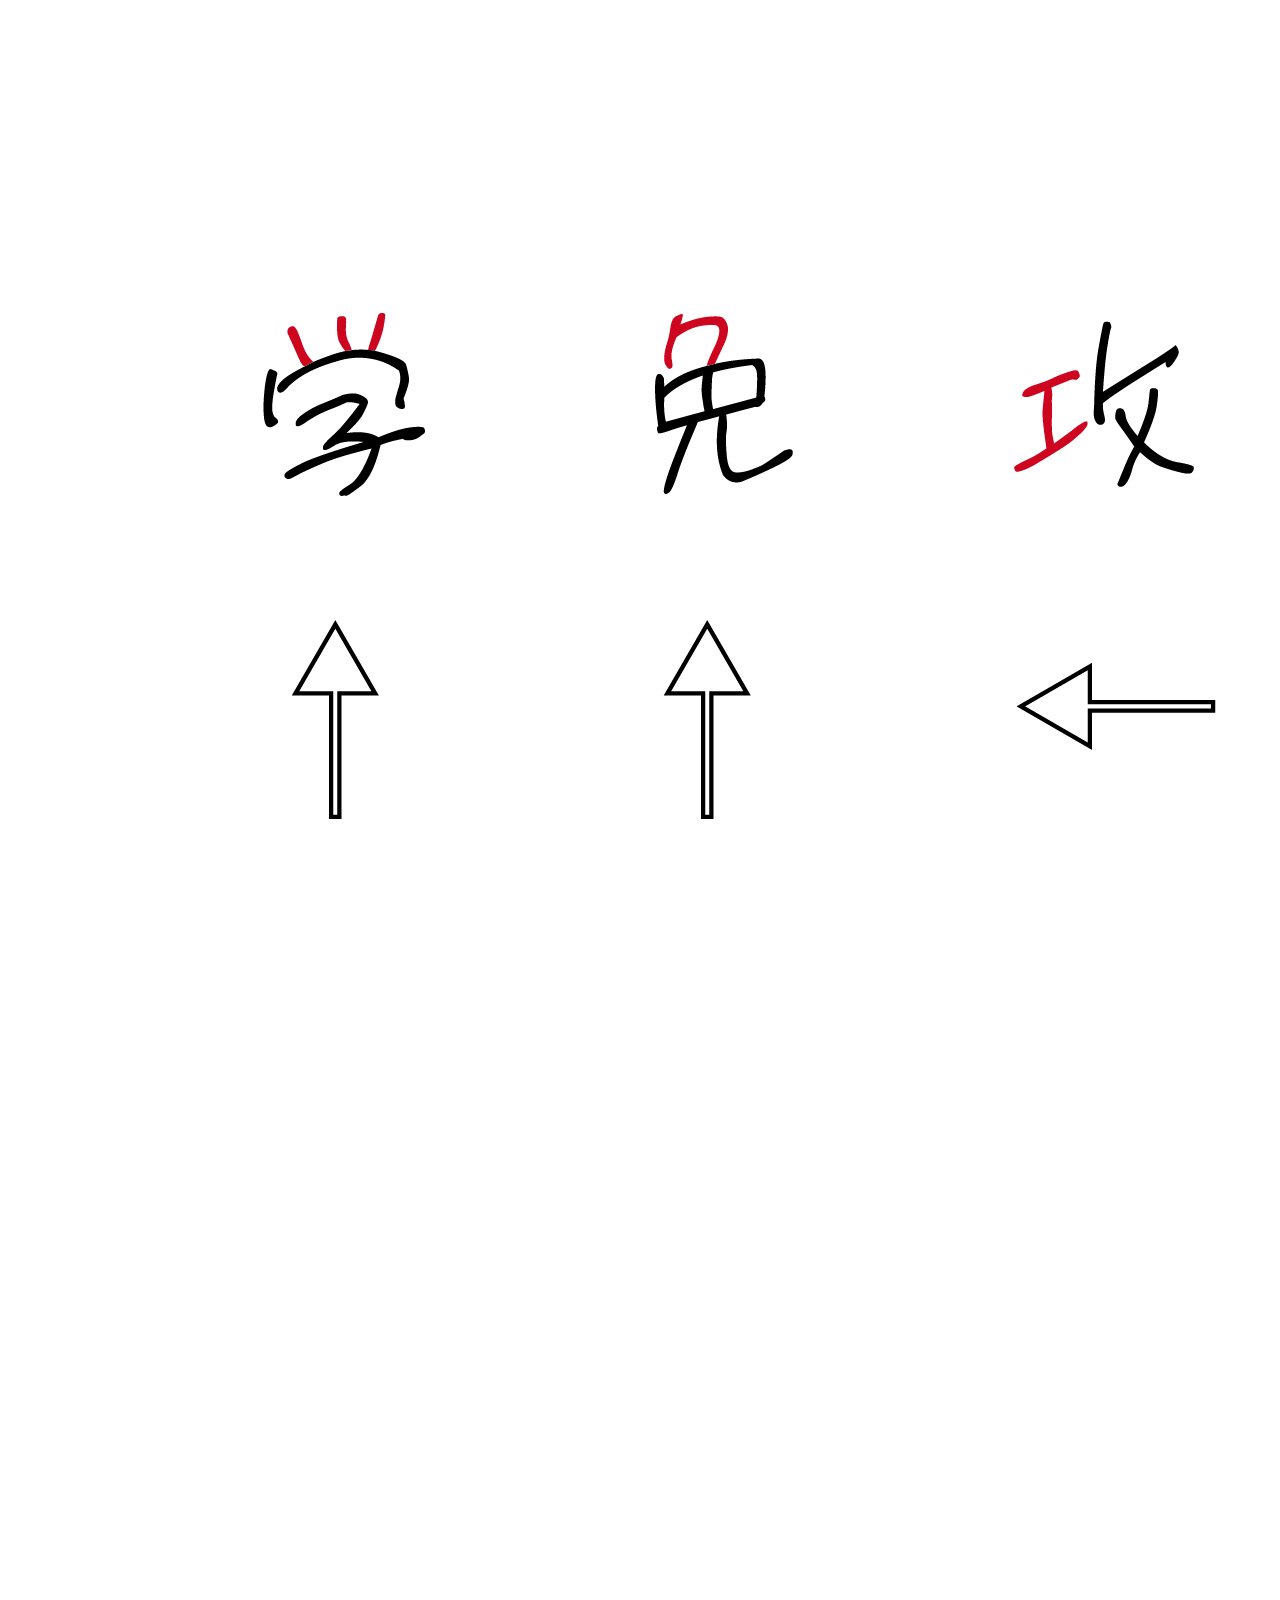
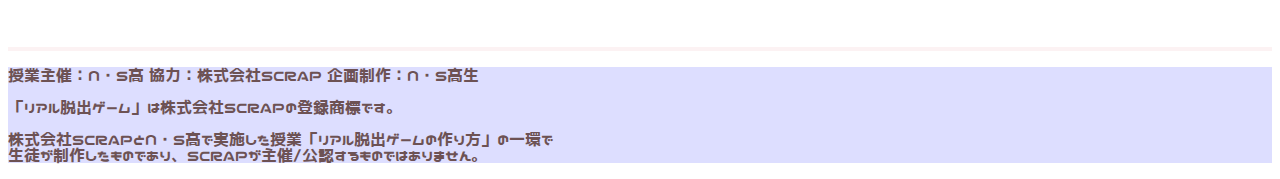
<file: stage1.html>
<!DOCTYPE html>
<html lang="ja">
<head>
  <meta charset="UTF-8">
  <meta http-equiv="X-UA-Compatible" content="IE=edge">
  <meta name="viewport" content="width=device-width, initial-scale=1.0">
  <title>歪んだ童話世界からの脱出 │ Project N</title>
  <link rel="stylesheet" href="https://stackpath.bootstrapcdn.com/bootstrap/4.5.0/css/bootstrap.min.css" integrity="sha384-9aIt2nRpC12Uk9gS9baDl411NQApFmC26EwAOH8WgZl5MYYxFfc+NcPb1dKGj7Sk" crossorigin="anonymous">
  <link rel="stylesheet" href="./assets/css/font.css">
</head>
<body>
  <header>
    <nav class="navbar" style="background-color: #fcf2f3;">
      <a class="navbar-brand" href="index.html">
        <img src="./assets/images/team.png" width="" height="30" class="" alt="">
      </a>
      <a class="" href="https://nnn.ed.jp/project-n/">
        <img src="./assets/images/pronlogo.svg" width="" height="30" class="" alt="">
      </a>
    </nav>
  </header>
  <main class="mx-5" data-num="1">
    <div class="w-75 mx-auto">
      <h4 class="mt-5">謎１ ガラスのくつはどこ？</h4>
      <h5 class="my-3">シンデレラのガラスのくつがなくなってしまった！　謎を解いてガラスのくつを見つけよう！</h5>
    </div>
    <div class="my-5 p-4 w-50 mx-auto shadow" style="background-color: #c3c6e4;">
      <img src="./assets/images/q1.png" alt="" class="w-100">
    </div>
    <input type="text" placeholder="答えを入力しよう（ひらがなで入力してください）" class="form-control form-control-lg w-50 mx-auto my-3" style="background-color: #ebd5d7; height: 100px;">
    <button class="btn btn-lg mb-5 mx-auto d-block text-light shadow" data-toggle="modal" data-target="#answer" style="background-color: rgb(223, 125, 133);"><span class="h5">チェック！</span></button>
    <div class="modal fade" id="answer" tabindex="-1" role="dialog" aria-labelledby="result" aria-hidden="true">
      <div class="modal-dialog modal-dialog-centered modal-lg" role="document">
        <div class="modal-content" style="background-color: #ebd5d7;">
          <div class="modal-header border-0">
            <h3 class="modal-title mx-auto" id="result">残念、違うようだ…　もう一度考え直そう！</h3>
            <button type="button" class="close ml-1" data-dismiss="modal" aria-label="Close">
              <span aria-hidden="true">&times;</span>
            </button>
          </div>
          <div class="modal-body">
            <h5 class="text-center" id="hint"></h5>
            <div id="hint-img"></div>
          </div>
        </div>
      </div>
    </div>
    <div class="w-50 mx-auto">
      <div class="d-flex">
        <button class="btn btn-lg mr-auto shadow rounded-0" data-toggle="collapse" data-target="#hint" style="background-color: #ebd5d7;"><span class="h5">ヒント</span></button>
        <div class="shadow w-50 text-center" style="background-color: #c3c6e4; color: rgb(109, 82, 84);">
          <a href="main.html" class="text-reset"><h5 class="p-3 m-0">一つ前にもどる</h5></a>
        </div>
      </div>
      <div class="collapse my-3" id="hint">
        <div class="my-3 p-4 w-75 shadow" style="background-color: #fcf2f3;">
          <img src="./assets/images/h1.png" alt="" class="w-100">
        </div>
      </div>
    </div>
  </main>
  <footer class="py-3 mt-5" style="background-color: #dddeff;">
    <div class="container">
      <p class="text-center">授業主催：N・S高  協力：株式会社SCRAP  企画制作：N・S高生</p>
      <p class="text-center">「リアル脱出ゲーム」は株式会社SCRAPの登録商標です。</p>
      <p class="text-center">株式会社SCRAPとN・S高で実施した授業「リアル脱出ゲームの作り方」の一環で<br>生徒が制作したものであり、SCRAPが主催/公認するものではありません。</p>
    </div>
  </footer>
  <script src="https://code.jquery.com/jquery-3.5.1.slim.min.js" integrity="sha384-DfXdz2htPH0lsSSs5nCTpuj/zy4C+OGpamoFVy38MVBnE+IbbVYUew+OrCXaRkfj" crossorigin="anonymous"></script>
  <script src="https://cdn.jsdelivr.net/npm/popper.js@1.16.0/dist/umd/popper.min.js" integrity="sha384-Q6E9RHvbIyZFJoft+2mJbHaEWldlvI9IOYy5n3zV9zzTtmI3UksdQRVvoxMfooAo" crossorigin="anonymous"></script>
  <script src="https://stackpath.bootstrapcdn.com/bootstrap/4.5.0/js/bootstrap.min.js" integrity="sha384-OgVRvuATP1z7JjHLkuOU7Xw704+h835Lr+6QL9UvYjZE3Ipu6Tp75j7Bh/kR0JKI" crossorigin="anonymous"></script>
  <script src="./assets/js/modal.js"></script>
</body>
</file>
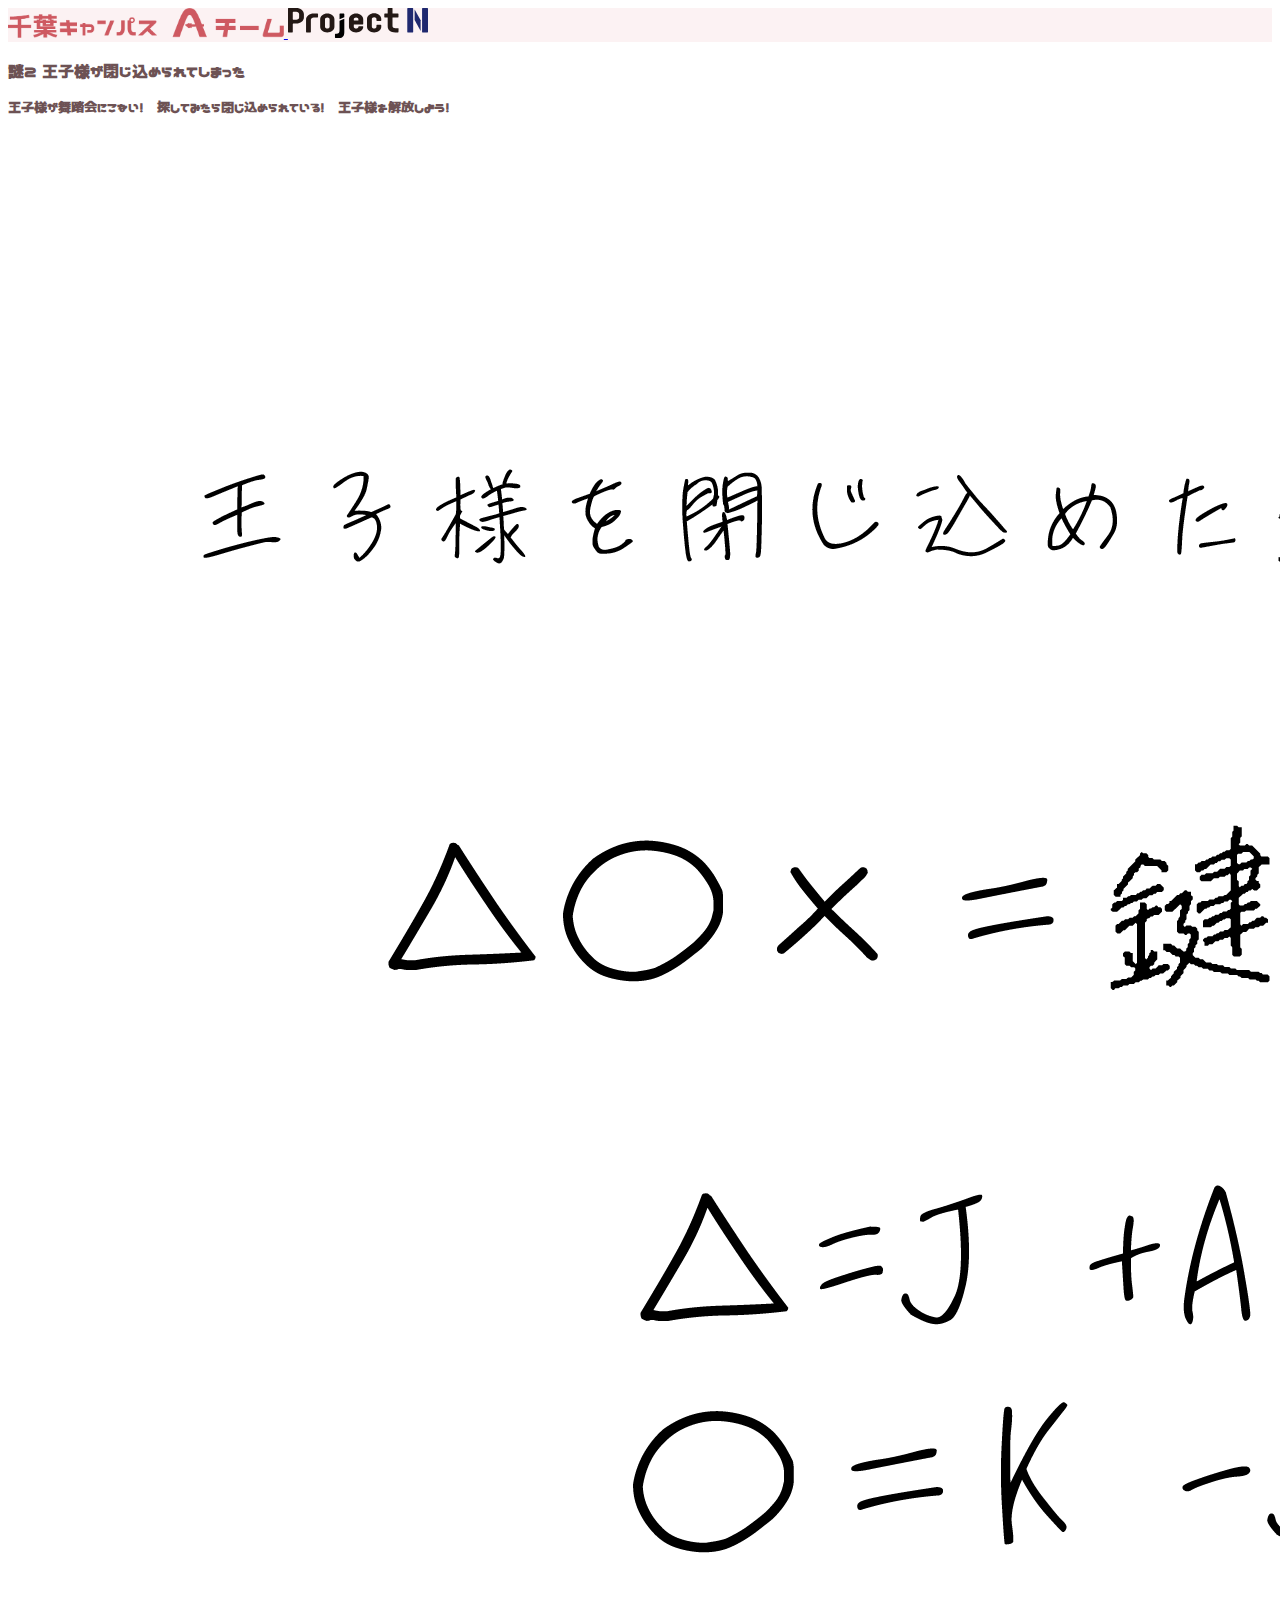
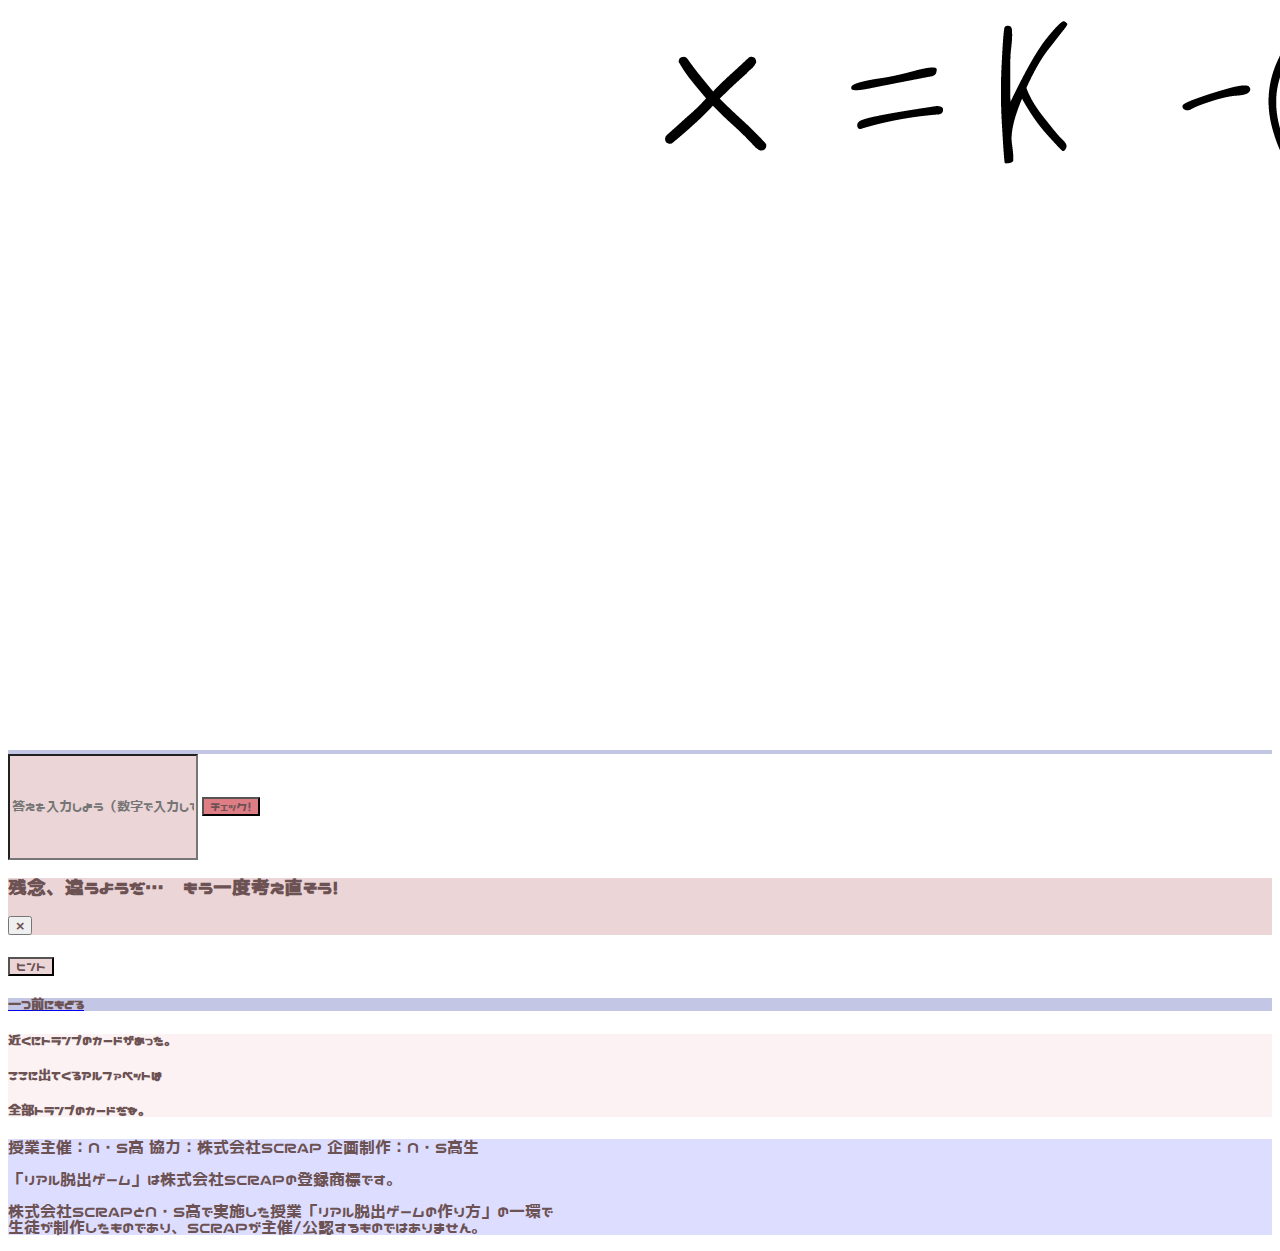
<file: stage2.html>
<!DOCTYPE html>
<html lang="ja">
<head>
  <meta charset="UTF-8">
  <meta http-equiv="X-UA-Compatible" content="IE=edge">
  <meta name="viewport" content="width=device-width, initial-scale=1.0">
  <title>歪んだ童話世界からの脱出 │ Project N</title>
  <link rel="stylesheet" href="https://stackpath.bootstrapcdn.com/bootstrap/4.5.0/css/bootstrap.min.css" integrity="sha384-9aIt2nRpC12Uk9gS9baDl411NQApFmC26EwAOH8WgZl5MYYxFfc+NcPb1dKGj7Sk" crossorigin="anonymous">
  <link rel="stylesheet" href="./assets/css/font.css">
</head>
<body>
  <header>
    <nav class="navbar" style="background-color: #fcf2f3;">
      <a class="navbar-brand" href="index.html">
        <img src="./assets/images/team.png" width="" height="30" class="" alt="">
      </a>
      <a class="" href="https://nnn.ed.jp/project-n/">
        <img src="./assets/images/pronlogo.svg" width="" height="30" class="" alt="">
      </a>
    </nav>
  </header>
  <main class="mx-5" data-num="2">
    <div class="w-75 mx-auto">
      <h4 class="mt-5">謎２ 王子様が閉じ込められてしまった</h4>
      <h5 class="my-3">王子様が舞踏会にこない！　探してみたら閉じ込められている！　王子様を解放しよう！</h5>
    </div>
    <div class="my-5 p-4 w-50 mx-auto shadow" style="background-color: #c3c6e4;">
      <img src="./assets/images/q2.png" alt="" class="w-100">
    </div>
    <input type="text" placeholder="答えを入力しよう（数字で入力してください）" class="form-control form-control-lg w-50 mx-auto my-3" style="background-color: #ebd5d7; height: 100px;">
    <button class="btn btn-lg mb-5 mx-auto d-block text-light shadow" data-toggle="modal" data-target="#answer" style="background-color: rgb(223, 125, 133);"><span class="h5">チェック！</span></button>
    <div class="modal fade" id="answer" tabindex="-1" role="dialog" aria-labelledby="result" aria-hidden="true">
      <div class="modal-dialog modal-dialog-centered modal-lg" role="document">
        <div class="modal-content" style="background-color: #ebd5d7;">
          <div class="modal-header border-0">
            <h3 class="modal-title mx-auto" id="result">残念、違うようだ…　もう一度考え直そう！</h3>
            <button type="button" class="close ml-1" data-dismiss="modal" aria-label="Close">
              <span aria-hidden="true">&times;</span>
            </button>
          </div>
          <div class="modal-body">
            <h5 class="text-center" id="hint"></h5>
            <div id="hint-img"></div>
          </div>
        </div>
      </div>
    </div>
    <div class="w-50 mx-auto">
      <div class="d-flex">
        <button class="btn btn-lg mr-auto shadow rounded-0" data-toggle="collapse" data-target="#hint" style="background-color: #ebd5d7;"><span class="h5">ヒント</span></button>
        <div class="shadow w-50 text-center" style="background-color: #c3c6e4; color: rgb(109, 82, 84);">
          <a href="main.html" class="text-reset"><h5 class="p-3 m-0">一つ前にもどる</h5></a>
        </div>
      </div>
      <div class="collapse my-3" id="hint">
        <div class="my-3 p-5 w-75 shadow" style="background-color: #fcf2f3;">
          <h5 class="text-center">近くにトランプのカードがあった。</h5>
          <h5 class="text-center">ここに出てくるアルファベットは</h5>
          <h5 class="text-center">全部トランプのカードだな。</h5>
        </div>
      </div>
    </div>
  </main>
  <footer class="py-3 mt-5" style="background-color: #dddeff;">
    <div class="container">
      <p class="text-center">授業主催：N・S高  協力：株式会社SCRAP  企画制作：N・S高生</p>
      <p class="text-center">「リアル脱出ゲーム」は株式会社SCRAPの登録商標です。</p>
      <p class="text-center">株式会社SCRAPとN・S高で実施した授業「リアル脱出ゲームの作り方」の一環で<br>生徒が制作したものであり、SCRAPが主催/公認するものではありません。</p>
    </div>
  </footer>
  <script src="https://code.jquery.com/jquery-3.5.1.slim.min.js" integrity="sha384-DfXdz2htPH0lsSSs5nCTpuj/zy4C+OGpamoFVy38MVBnE+IbbVYUew+OrCXaRkfj" crossorigin="anonymous"></script>
  <script src="https://cdn.jsdelivr.net/npm/popper.js@1.16.0/dist/umd/popper.min.js" integrity="sha384-Q6E9RHvbIyZFJoft+2mJbHaEWldlvI9IOYy5n3zV9zzTtmI3UksdQRVvoxMfooAo" crossorigin="anonymous"></script>
  <script src="https://stackpath.bootstrapcdn.com/bootstrap/4.5.0/js/bootstrap.min.js" integrity="sha384-OgVRvuATP1z7JjHLkuOU7Xw704+h835Lr+6QL9UvYjZE3Ipu6Tp75j7Bh/kR0JKI" crossorigin="anonymous"></script>
  <script src="./assets/js/modal.js"></script>
</body>
</file>
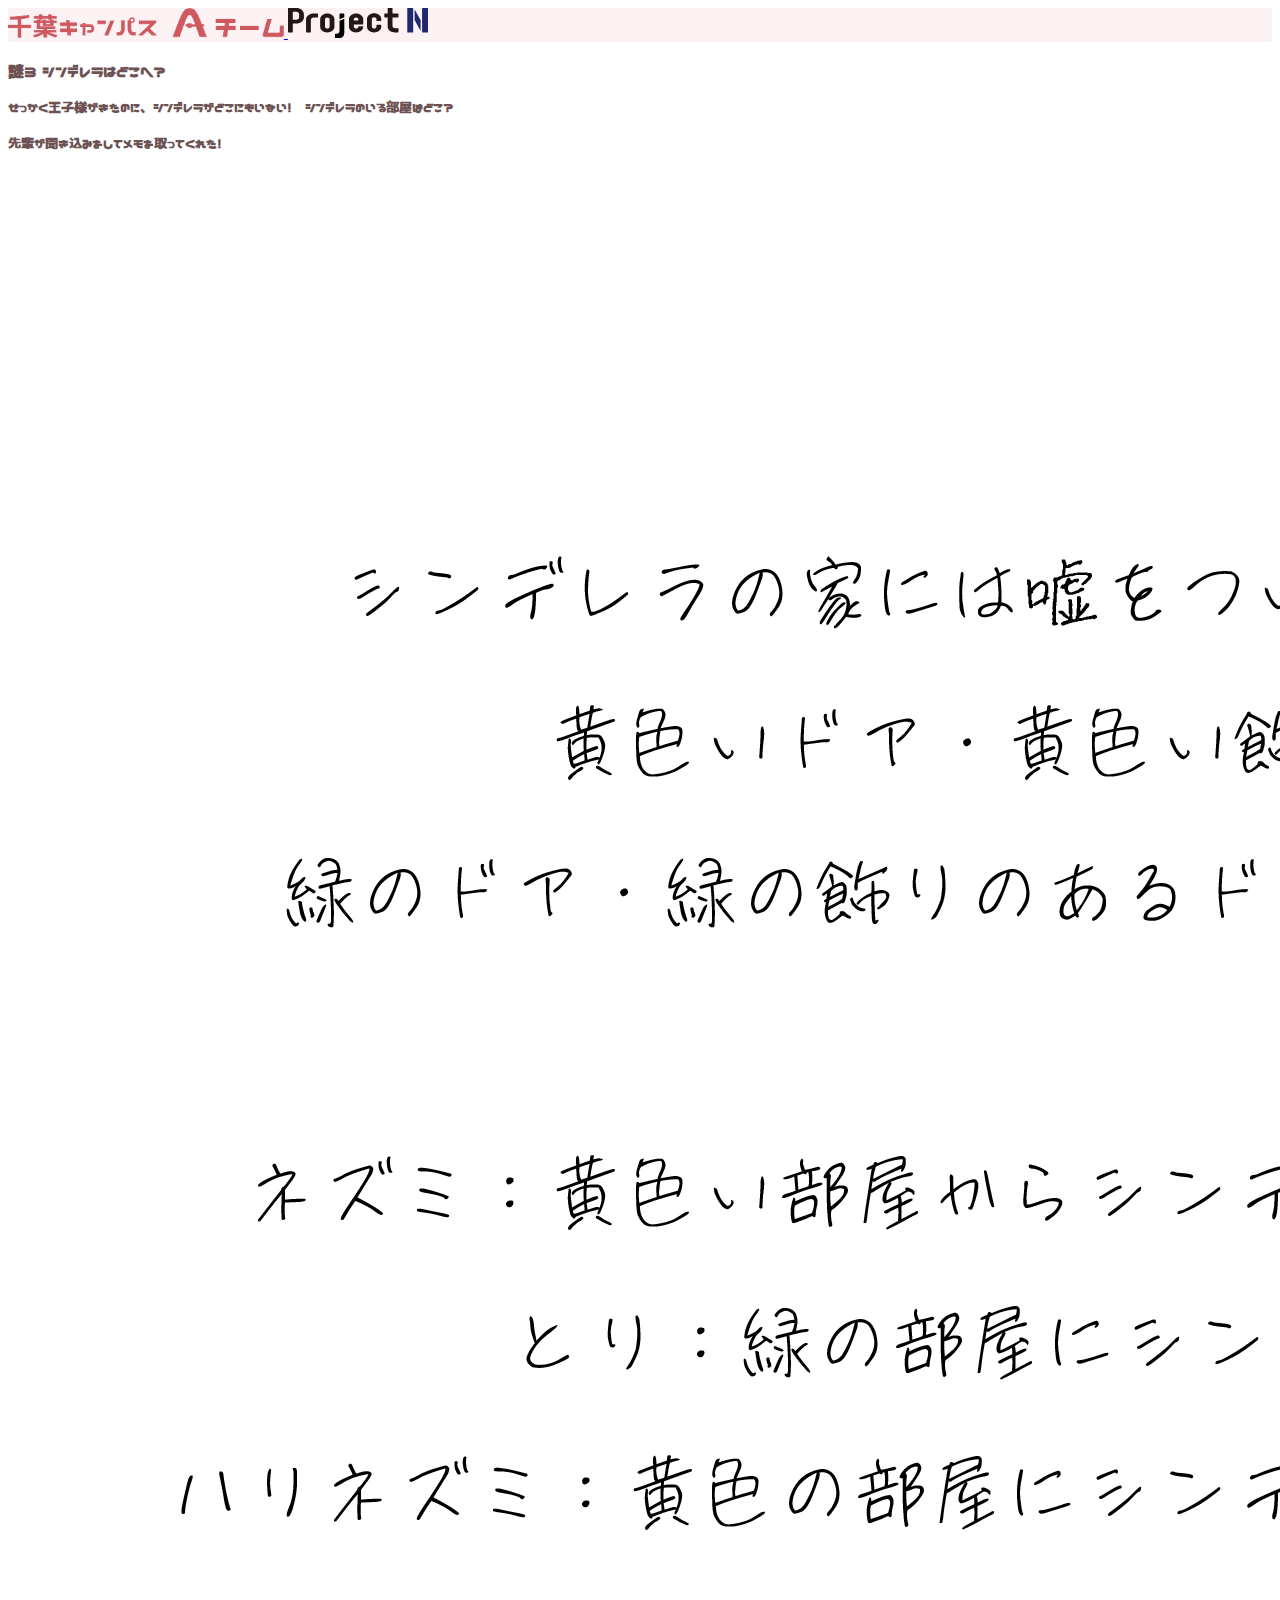
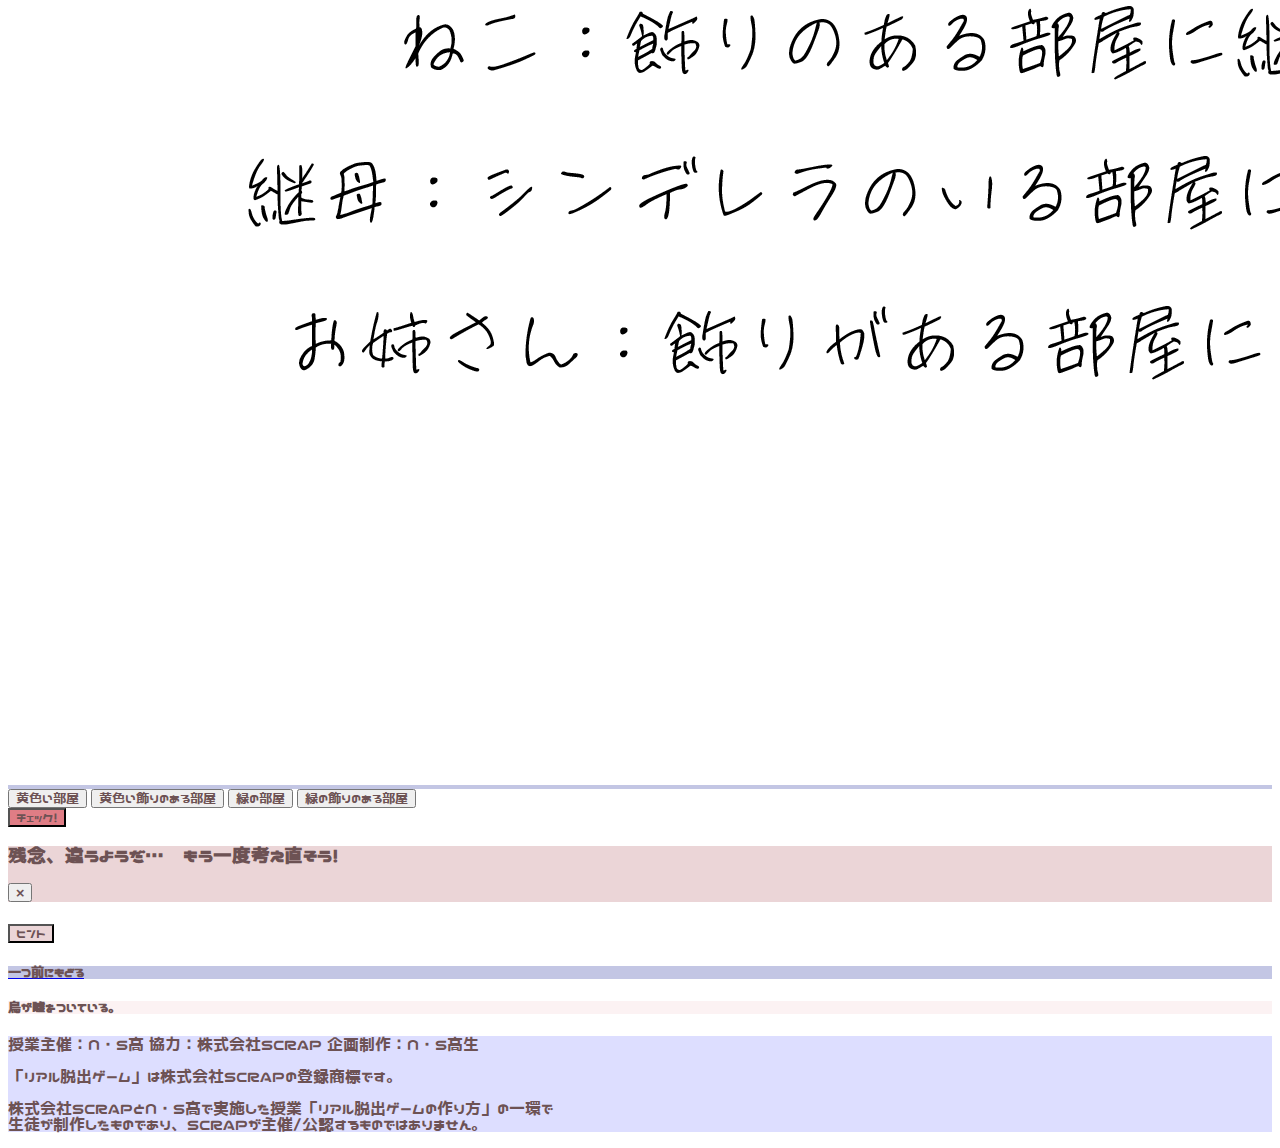
<file: stage3.html>
<!DOCTYPE html>
<html lang="ja">
<head>
  <meta charset="UTF-8">
  <meta http-equiv="X-UA-Compatible" content="IE=edge">
  <meta name="viewport" content="width=device-width, initial-scale=1.0">
  <title>歪んだ童話世界からの脱出 │ Project N</title>
  <link rel="stylesheet" href="https://stackpath.bootstrapcdn.com/bootstrap/4.5.0/css/bootstrap.min.css" integrity="sha384-9aIt2nRpC12Uk9gS9baDl411NQApFmC26EwAOH8WgZl5MYYxFfc+NcPb1dKGj7Sk" crossorigin="anonymous">
  <link rel="stylesheet" href="./assets/css/font.css">
</head>
<body>
  <header>
    <nav class="navbar" style="background-color: #fcf2f3;">
      <a class="navbar-brand" href="index.html">
        <img src="./assets/images/team.png" width="" height="30" class="" alt="">
      </a>
      <a class="" href="https://nnn.ed.jp/project-n/">
        <img src="./assets/images/pronlogo.svg" width="" height="30" class="" alt="">
      </a>
    </nav>
  </header>
  <main class="mx-5" data-num="3">
    <div class="w-75 mx-auto">
      <h4 class="mt-5">謎３ シンデレラはどこへ？</h4>
      <h5 class="my-3">せっかく王子様がきたのに、シンデレラがどこにもいない！　シンデレラのいる部屋はどこ？</h5>
      <h5 class="my-3">先輩が聞き込みをしてメモを取ってくれた！</h5>
    </div>
    <div class="my-5 p-4 w-50 mx-auto shadow" style="background-color: #c3c6e4;">
      <img src="./assets/images/q3.png" alt="" class="w-100">
    </div>
    <div class="list-group w-50 mx-auto my-3">
      <button type="button" class="list-group-item">黄色い部屋</button>
      <button type="button" class="list-group-item">黄色い飾りのある部屋</button>
      <button type="button" class="list-group-item">緑の部屋</button>
      <button type="button" class="list-group-item">緑の飾りのある部屋</button>
    </div>
    <button class="btn btn-lg mb-5 mx-auto d-block text-light shadow" data-toggle="modal" data-target="#answer" style="background-color: rgb(223, 125, 133);"><span class="h5">チェック！</span></button>
    <div class="modal fade" id="answer" tabindex="-1" role="dialog" aria-labelledby="result" aria-hidden="true">
      <div class="modal-dialog modal-dialog-centered modal-lg" role="document">
        <div class="modal-content" style="background-color: #ebd5d7;">
          <div class="modal-header border-0">
            <h3 class="modal-title mx-auto" id="result">残念、違うようだ…　もう一度考え直そう！</h3>
            <button type="button" class="close ml-1" data-dismiss="modal" aria-label="Close">
              <span aria-hidden="true">&times;</span>
            </button>
          </div>
          <div class="modal-body">
            <h5 class="text-center" id="hint"></h5>
            <div id="hint-img"></div>
          </div>
        </div>
      </div>
    </div>
    <div class="w-50 mx-auto">
      <div class="d-flex">
        <button class="btn btn-lg mr-auto shadow rounded-0" data-toggle="collapse" data-target="#hint" style="background-color: #ebd5d7;"><span class="h5">ヒント</span></button>
        <div class="shadow w-50 text-center" style="background-color: #c3c6e4; color: rgb(109, 82, 84);">
          <a href="main.html" class="text-reset"><h5 class="p-3 m-0">一つ前にもどる</h5></a>
        </div>
      </div>
      <div class="collapse my-3" id="hint">
        <div class="my-3 p-5 w-75 shadow" style="background-color: #fcf2f3;">
          <h5 class="text-center">鳥が嘘をついている。</h5>
        </div>
      </div>
    </div>
  </main>
  <footer class="py-3 mt-5" style="background-color: #dddeff;">
    <div class="container">
      <p class="text-center">授業主催：N・S高  協力：株式会社SCRAP  企画制作：N・S高生</p>
      <p class="text-center">「リアル脱出ゲーム」は株式会社SCRAPの登録商標です。</p>
      <p class="text-center">株式会社SCRAPとN・S高で実施した授業「リアル脱出ゲームの作り方」の一環で<br>生徒が制作したものであり、SCRAPが主催/公認するものではありません。</p>
    </div>
  </footer>
  <script src="https://code.jquery.com/jquery-3.5.1.slim.min.js" integrity="sha384-DfXdz2htPH0lsSSs5nCTpuj/zy4C+OGpamoFVy38MVBnE+IbbVYUew+OrCXaRkfj" crossorigin="anonymous"></script>
  <script src="https://cdn.jsdelivr.net/npm/popper.js@1.16.0/dist/umd/popper.min.js" integrity="sha384-Q6E9RHvbIyZFJoft+2mJbHaEWldlvI9IOYy5n3zV9zzTtmI3UksdQRVvoxMfooAo" crossorigin="anonymous"></script>
  <script src="https://stackpath.bootstrapcdn.com/bootstrap/4.5.0/js/bootstrap.min.js" integrity="sha384-OgVRvuATP1z7JjHLkuOU7Xw704+h835Lr+6QL9UvYjZE3Ipu6Tp75j7Bh/kR0JKI" crossorigin="anonymous"></script>
  <script src="./assets/js/modal.js"></script>
</body>
</file>
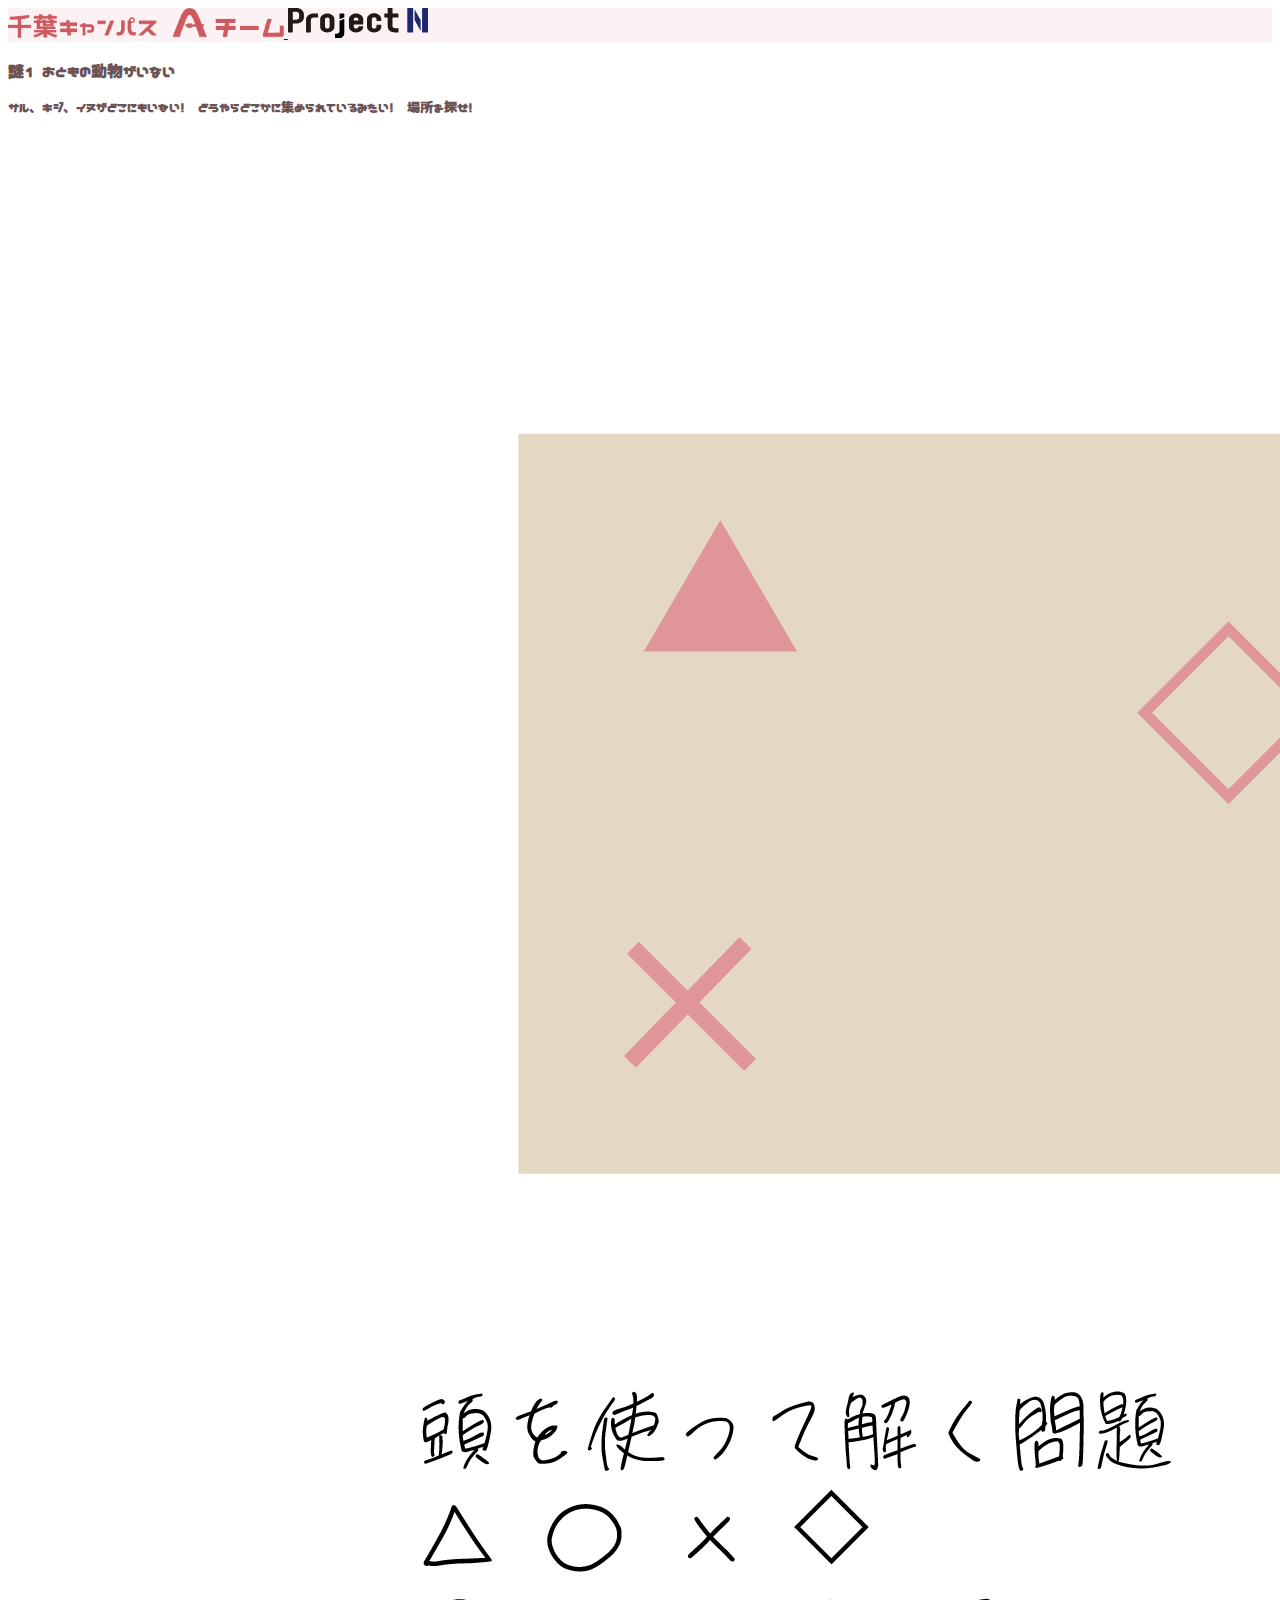
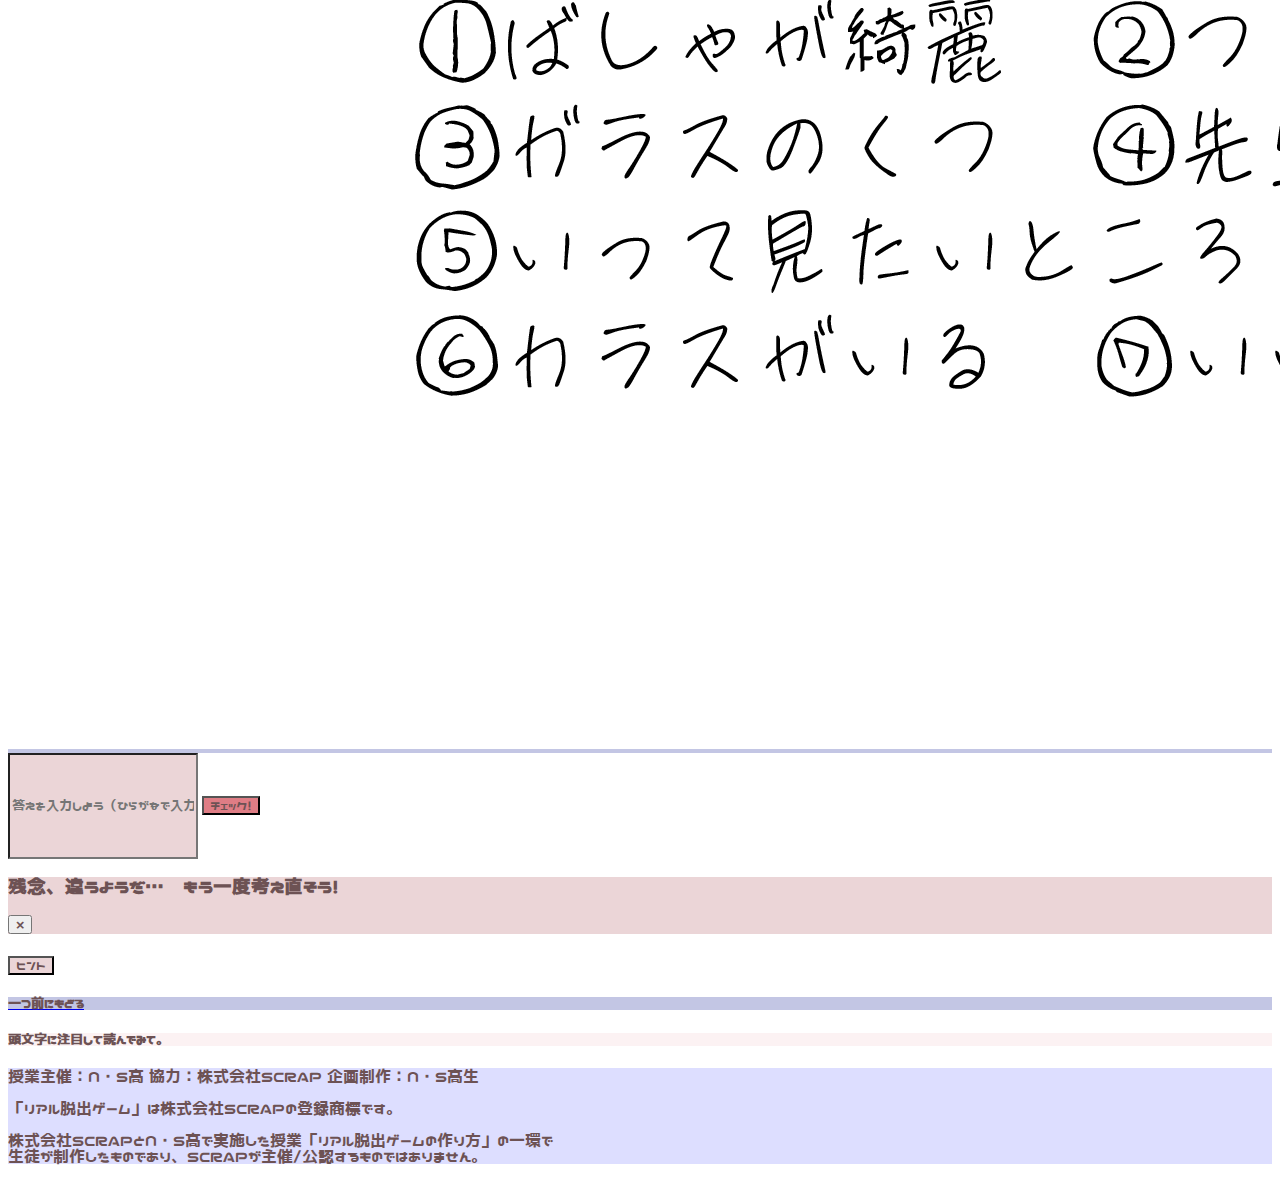
<file: stage4.html>
<!DOCTYPE html>
<html lang="ja">
<head>
  <meta charset="UTF-8">
  <meta http-equiv="X-UA-Compatible" content="IE=edge">
  <meta name="viewport" content="width=device-width, initial-scale=1.0">
  <title>歪んだ童話世界からの脱出 │ Project N</title>
  <link rel="stylesheet" href="https://stackpath.bootstrapcdn.com/bootstrap/4.5.0/css/bootstrap.min.css" integrity="sha384-9aIt2nRpC12Uk9gS9baDl411NQApFmC26EwAOH8WgZl5MYYxFfc+NcPb1dKGj7Sk" crossorigin="anonymous">
  <link rel="stylesheet" href="./assets/css/font.css">
</head>
<body>
  <header>
    <nav class="navbar" style="background-color: #fcf2f3;">
      <a class="navbar-brand" href="index.html">
        <img src="./assets/images/team.png" width="" height="30" class="" alt="">
      </a>
      <a class="" href="https://nnn.ed.jp/project-n/">
        <img src="./assets/images/pronlogo.svg" width="" height="30" class="" alt="">
      </a>
    </nav>
  </header>
  <main class="mx-5" data-num="4">
    <div class="w-75 mx-auto">
      <h4 class="mt-5">謎１ おともの動物がいない</h4>
      <h5 class="my-3">サル、キジ、イヌがどこにもいない！　どうやらどこかに集められているみたい！　場所を探せ！</h5>
    </div>
    <div class="my-5 p-4 w-50 mx-auto shadow" style="background-color: #c3c6e4;">
      <img src="./assets/images/q4.png" alt="" class="w-100">
    </div>
    <input type="text" placeholder="答えを入力しよう（ひらがなで入力してください）" class="form-control form-control-lg w-50 mx-auto my-3" style="background-color: #ebd5d7; height: 100px;">
    <button class="btn btn-lg mb-5 mx-auto d-block text-light shadow" data-toggle="modal" data-target="#answer" style="background-color: rgb(223, 125, 133);"><span class="h5">チェック！</span></button>
    <div class="modal fade" id="answer" tabindex="-1" role="dialog" aria-labelledby="result" aria-hidden="true">
      <div class="modal-dialog modal-dialog-centered modal-lg" role="document">
        <div class="modal-content" style="background-color: #ebd5d7;">
          <div class="modal-header border-0">
            <h3 class="modal-title mx-auto" id="result">残念、違うようだ…　もう一度考え直そう！</h3>
            <button type="button" class="close ml-1" data-dismiss="modal" aria-label="Close">
              <span aria-hidden="true">&times;</span>
            </button>
          </div>
          <div class="modal-body">
            <h5 class="text-center" id="hint"></h5>
            <div id="hint-img"></div>
          </div>
        </div>
      </div>
    </div>
    <div class="w-50 mx-auto">
      <div class="d-flex">
        <button class="btn btn-lg mr-auto shadow rounded-0" data-toggle="collapse" data-target="#hint" style="background-color: #ebd5d7;"><span class="h5">ヒント</span></button>
        <div class="shadow w-50 text-center" style="background-color: #c3c6e4; color: rgb(109, 82, 84);">
          <a href="main.html" class="text-reset"><h5 class="p-3 m-0">一つ前にもどる</h5></a>
        </div>
      </div>
      <div class="collapse my-3" id="hint">
        <div class="my-3 p-5 w-75 shadow" style="background-color: #fcf2f3;">
          <h5 class="text-center">頭文字に注目して読んでみて。</h5>
        </div>
      </div>
    </div>
  </main>
  <footer class="py-3 mt-5" style="background-color: #dddeff;">
    <div class="container">
      <p class="text-center">授業主催：N・S高  協力：株式会社SCRAP  企画制作：N・S高生</p>
      <p class="text-center">「リアル脱出ゲーム」は株式会社SCRAPの登録商標です。</p>
      <p class="text-center">株式会社SCRAPとN・S高で実施した授業「リアル脱出ゲームの作り方」の一環で<br>生徒が制作したものであり、SCRAPが主催/公認するものではありません。</p>
    </div>
  </footer>
  <script src="https://code.jquery.com/jquery-3.5.1.slim.min.js" integrity="sha384-DfXdz2htPH0lsSSs5nCTpuj/zy4C+OGpamoFVy38MVBnE+IbbVYUew+OrCXaRkfj" crossorigin="anonymous"></script>
  <script src="https://cdn.jsdelivr.net/npm/popper.js@1.16.0/dist/umd/popper.min.js" integrity="sha384-Q6E9RHvbIyZFJoft+2mJbHaEWldlvI9IOYy5n3zV9zzTtmI3UksdQRVvoxMfooAo" crossorigin="anonymous"></script>
  <script src="https://stackpath.bootstrapcdn.com/bootstrap/4.5.0/js/bootstrap.min.js" integrity="sha384-OgVRvuATP1z7JjHLkuOU7Xw704+h835Lr+6QL9UvYjZE3Ipu6Tp75j7Bh/kR0JKI" crossorigin="anonymous"></script>
  <script src="./assets/js/modal.js"></script>
</body>
</file>
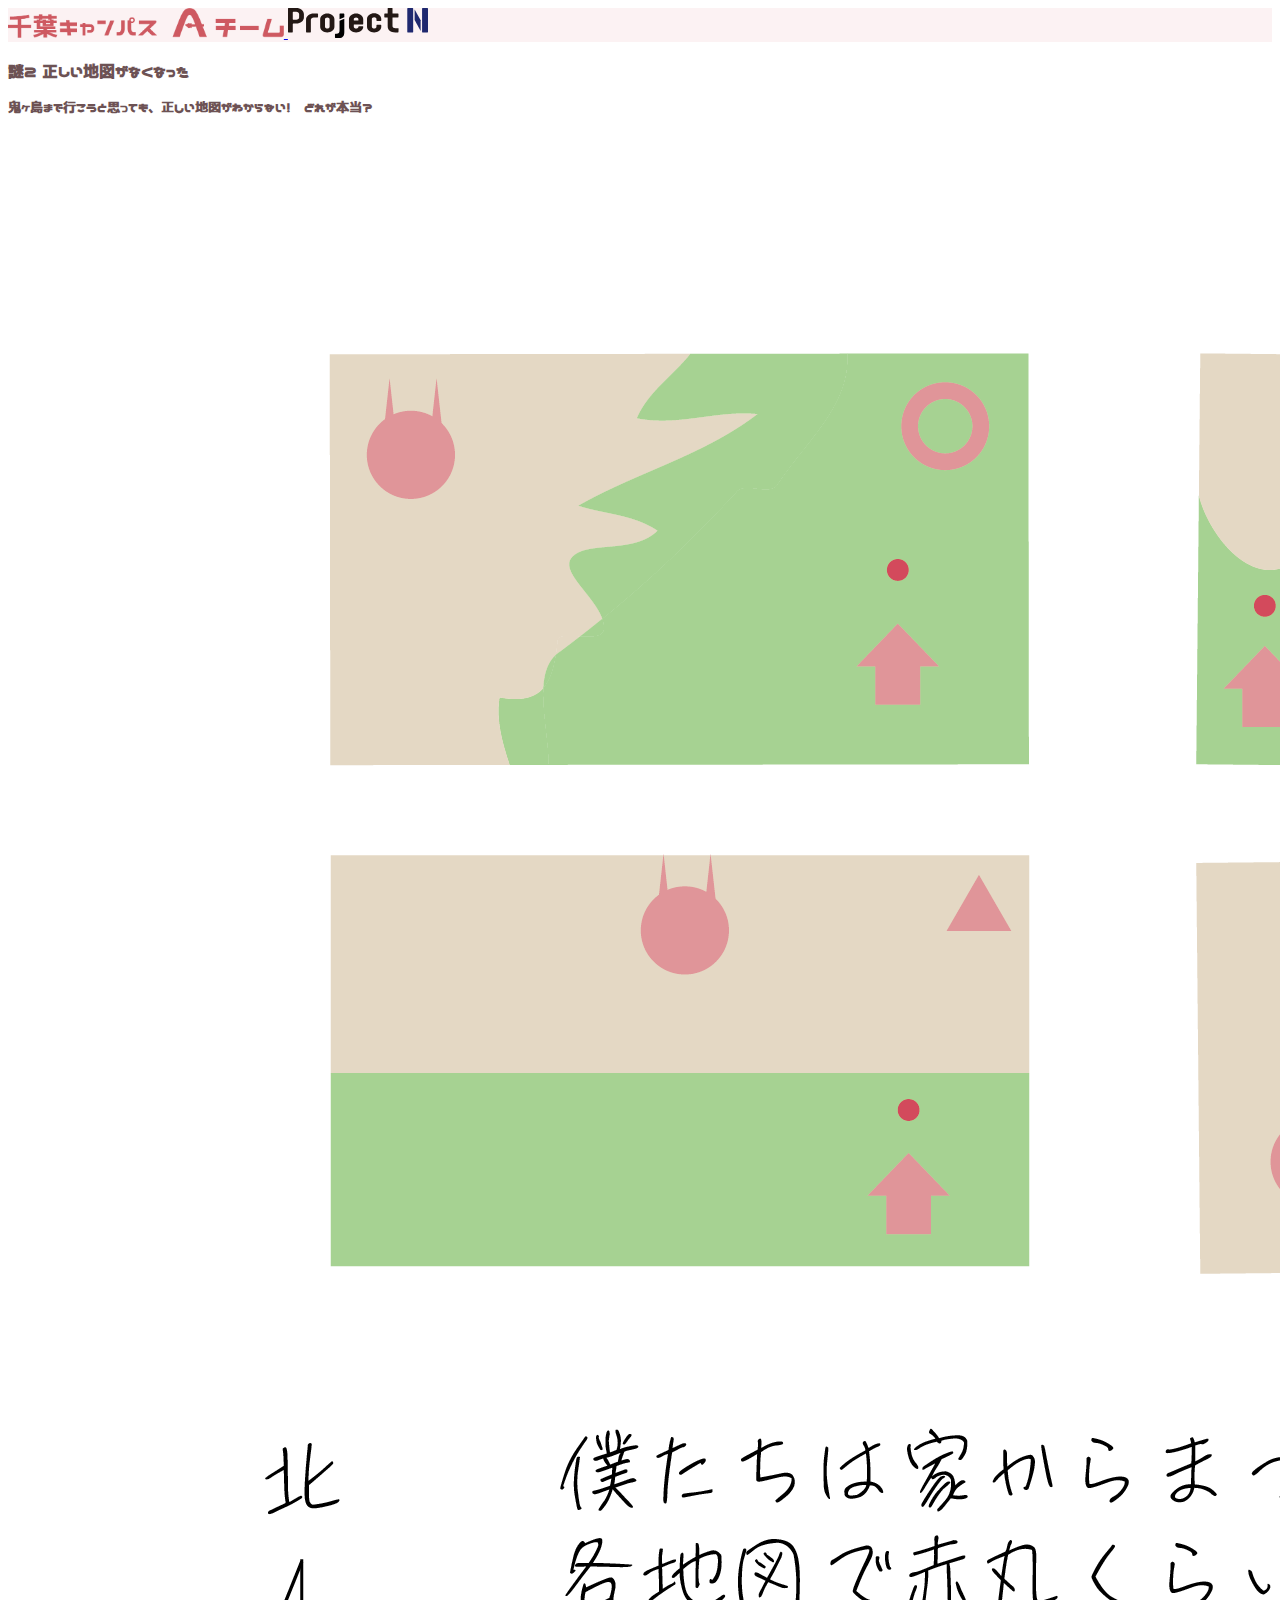
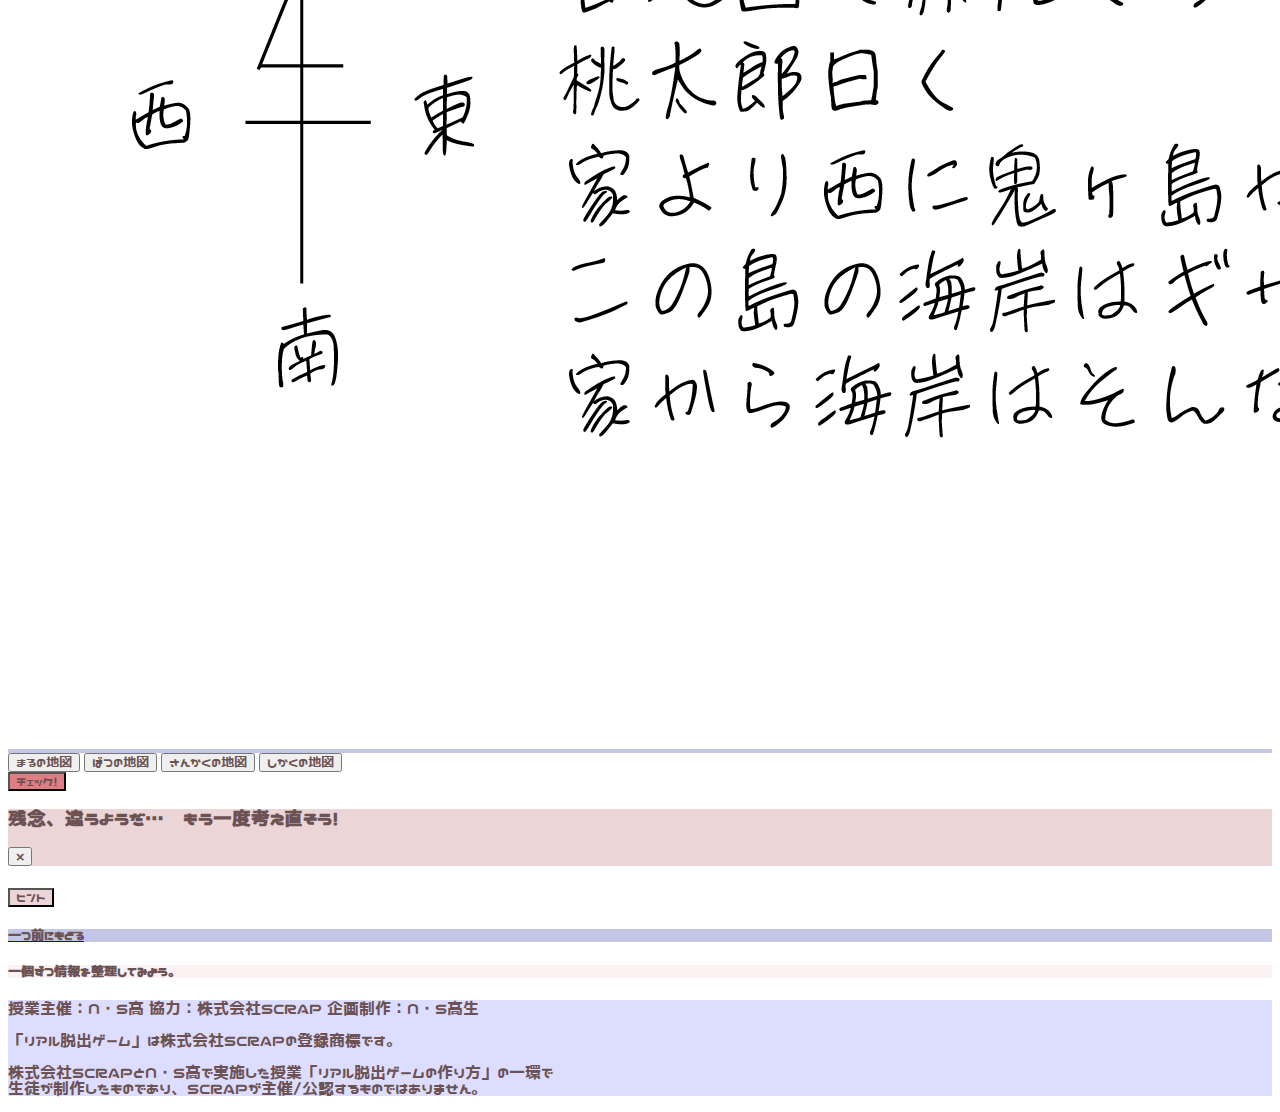
<file: stage5.html>
<!DOCTYPE html>
<html lang="ja">
<head>
  <meta charset="UTF-8">
  <meta http-equiv="X-UA-Compatible" content="IE=edge">
  <meta name="viewport" content="width=device-width, initial-scale=1.0">
  <title>歪んだ童話世界からの脱出 │ Project N</title>
  <link rel="stylesheet" href="https://stackpath.bootstrapcdn.com/bootstrap/4.5.0/css/bootstrap.min.css" integrity="sha384-9aIt2nRpC12Uk9gS9baDl411NQApFmC26EwAOH8WgZl5MYYxFfc+NcPb1dKGj7Sk" crossorigin="anonymous">
  <link rel="stylesheet" href="./assets/css/font.css">
</head>
<body>
  <header>
    <nav class="navbar" style="background-color: #fcf2f3;">
      <a class="navbar-brand" href="index.html">
        <img src="./assets/images/team.png" width="" height="30" class="" alt="">
      </a>
      <a class="" href="https://nnn.ed.jp/project-n/">
        <img src="./assets/images/pronlogo.svg" width="" height="30" class="" alt="">
      </a>
    </nav>
  </header>
  <main class="mx-5" data-num="5">
    <div class="w-75 mx-auto">
      <h4 class="mt-5">謎２ 正しい地図がなくなった</h4>
      <h5 class="my-3">鬼ヶ島まで行こうと思っても、正しい地図がわからない！　どれが本当？</h5>
    </div>
    <div class="my-5 p-4 w-50 mx-auto shadow" style="background-color: #c3c6e4;">
      <img src="./assets/images/q5.png" alt="" class="w-100">
    </div>
    <div class="list-group list-group-horizontal w-50 mx-auto my-3">
      <button type="button" class="list-group-item flex-fill">まるの地図</button>
      <button type="button" class="list-group-item flex-fill">ばつの地図</button>
      <button type="button" class="list-group-item flex-fill">さんかくの地図</button>
      <button type="button" class="list-group-item flex-fill">しかくの地図</button>
    </div>
    <button class="btn btn-lg mb-5 mx-auto d-block text-light shadow" data-toggle="modal" data-target="#answer" style="background-color: rgb(223, 125, 133);"><span class="h5">チェック！</span></button>
    <div class="modal fade" id="answer" tabindex="-1" role="dialog" aria-labelledby="result" aria-hidden="true">
      <div class="modal-dialog modal-dialog-centered modal-lg" role="document">
        <div class="modal-content" style="background-color: #ebd5d7;">
          <div class="modal-header border-0">
            <h3 class="modal-title mx-auto" id="result">残念、違うようだ…　もう一度考え直そう！</h3>
            <button type="button" class="close ml-1" data-dismiss="modal" aria-label="Close">
              <span aria-hidden="true">&times;</span>
            </button>
          </div>
          <div class="modal-body">
            <h5 class="text-center" id="hint"></h5>
            <div id="hint-img"></div>
          </div>
        </div>
      </div>
    </div>
    <div class="w-50 mx-auto">
      <div class="d-flex">
        <button class="btn btn-lg mr-auto shadow rounded-0" data-toggle="collapse" data-target="#hint" style="background-color: #ebd5d7;"><span class="h5">ヒント</span></button>
        <div class="shadow w-50 text-center" style="background-color: #c3c6e4; color: rgb(109, 82, 84);">
          <a href="main.html" class="text-reset"><h5 class="p-3 m-0">一つ前にもどる</h5></a>
        </div>
      </div>
      <div class="collapse my-3" id="hint">
        <div class="my-3 p-5 w-75 shadow" style="background-color: #fcf2f3;">
          <h5 class="text-center">一個ずつ情報を整理してみよう。</h5>
        </div>
      </div>
    </div>
  </main>
  <footer class="py-3 mt-5" style="background-color: #dddeff;">
    <div class="container">
      <p class="text-center">授業主催：N・S高  協力：株式会社SCRAP  企画制作：N・S高生</p>
      <p class="text-center">「リアル脱出ゲーム」は株式会社SCRAPの登録商標です。</p>
      <p class="text-center">株式会社SCRAPとN・S高で実施した授業「リアル脱出ゲームの作り方」の一環で<br>生徒が制作したものであり、SCRAPが主催/公認するものではありません。</p>
    </div>
  </footer>
  <script src="https://code.jquery.com/jquery-3.5.1.slim.min.js" integrity="sha384-DfXdz2htPH0lsSSs5nCTpuj/zy4C+OGpamoFVy38MVBnE+IbbVYUew+OrCXaRkfj" crossorigin="anonymous"></script>
  <script src="https://cdn.jsdelivr.net/npm/popper.js@1.16.0/dist/umd/popper.min.js" integrity="sha384-Q6E9RHvbIyZFJoft+2mJbHaEWldlvI9IOYy5n3zV9zzTtmI3UksdQRVvoxMfooAo" crossorigin="anonymous"></script>
  <script src="https://stackpath.bootstrapcdn.com/bootstrap/4.5.0/js/bootstrap.min.js" integrity="sha384-OgVRvuATP1z7JjHLkuOU7Xw704+h835Lr+6QL9UvYjZE3Ipu6Tp75j7Bh/kR0JKI" crossorigin="anonymous"></script>
  <script src="./assets/js/modal.js"></script>
</body>
</file>
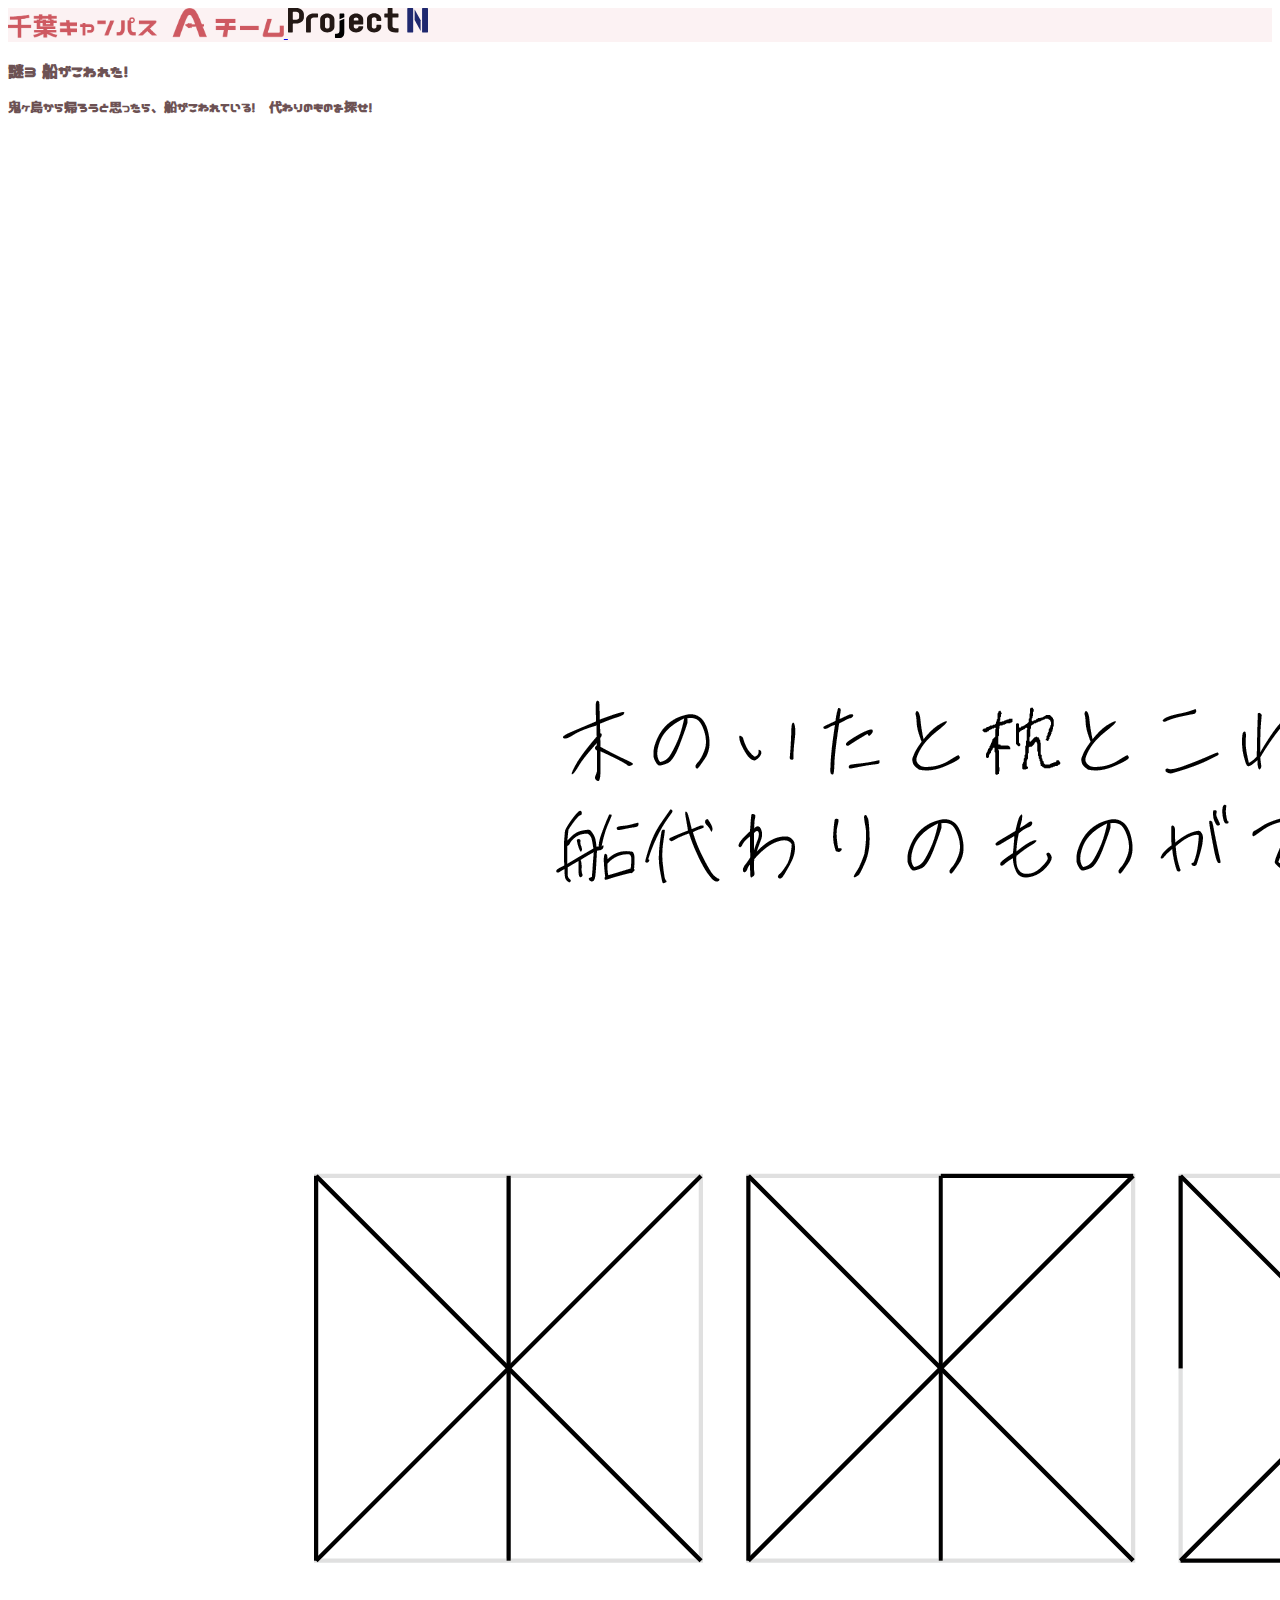
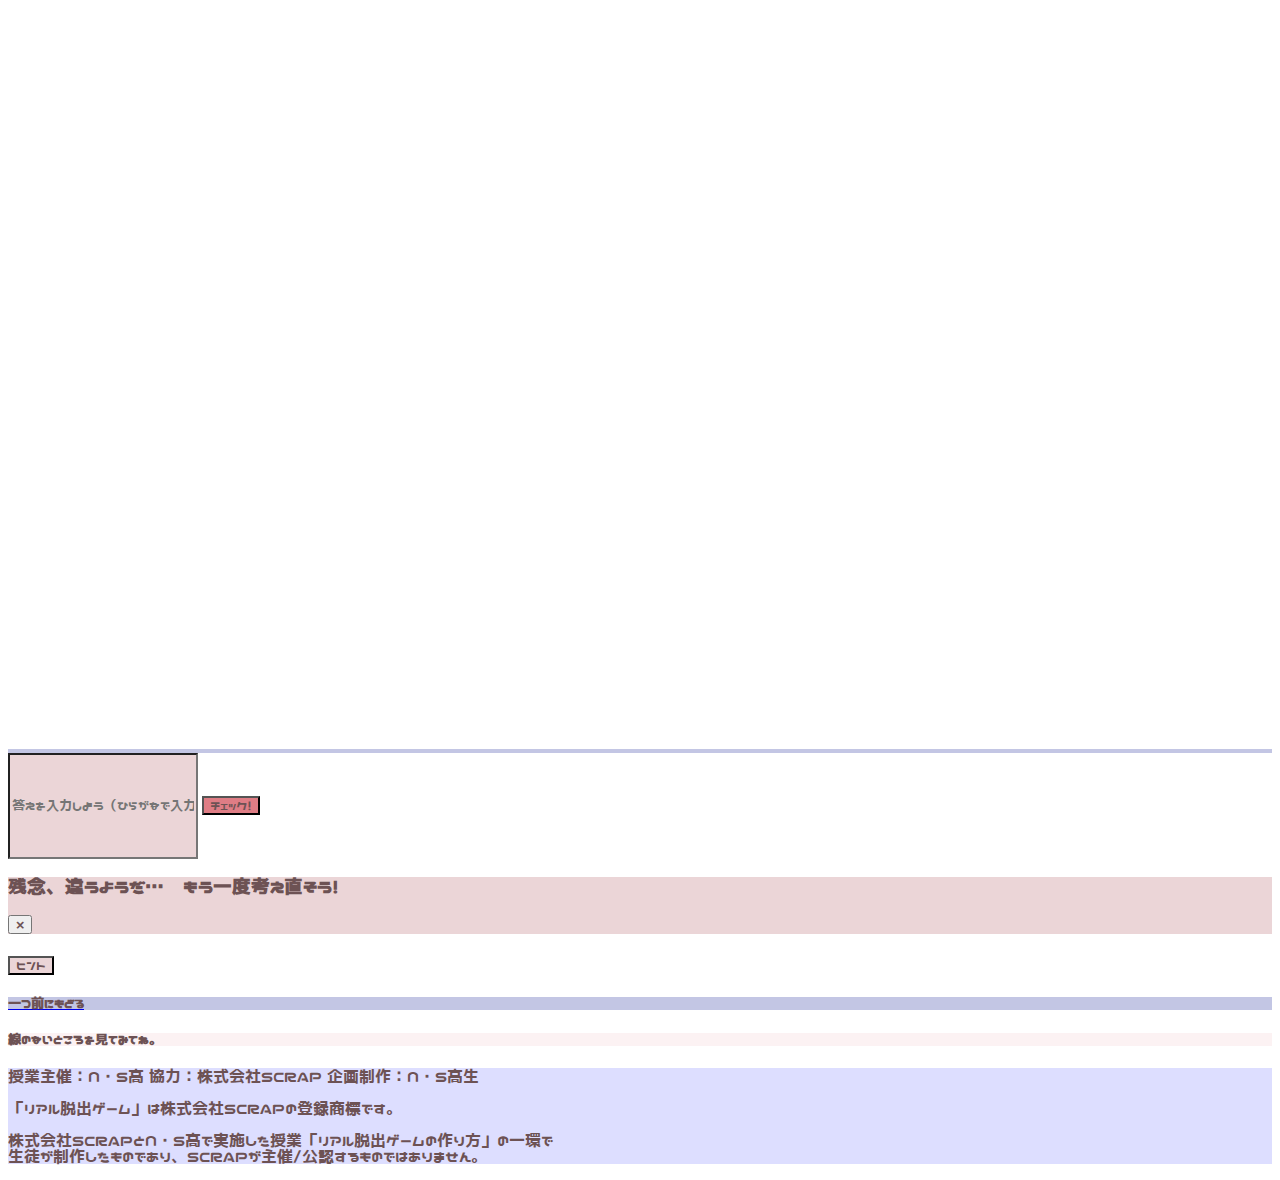
<file: stage6.html>
<!DOCTYPE html>
<html lang="ja">
<head>
  <meta charset="UTF-8">
  <meta http-equiv="X-UA-Compatible" content="IE=edge">
  <meta name="viewport" content="width=device-width, initial-scale=1.0">
  <title>歪んだ童話世界からの脱出 │ Project N</title>
  <link rel="stylesheet" href="https://stackpath.bootstrapcdn.com/bootstrap/4.5.0/css/bootstrap.min.css" integrity="sha384-9aIt2nRpC12Uk9gS9baDl411NQApFmC26EwAOH8WgZl5MYYxFfc+NcPb1dKGj7Sk" crossorigin="anonymous">
  <link rel="stylesheet" href="./assets/css/font.css">
</head>
<body>
  <header>
    <nav class="navbar" style="background-color: #fcf2f3;">
      <a class="navbar-brand" href="index.html">
        <img src="./assets/images/team.png" width="" height="30" class="" alt="">
      </a>
      <a class="" href="https://nnn.ed.jp/project-n/">
        <img src="./assets/images/pronlogo.svg" width="" height="30" class="" alt="">
      </a>
    </nav>
  </header>
  <main class="mx-5" data-num="6">
    <div class="w-75 mx-auto">
      <h4 class="mt-5">謎３ 船がこわれた！</h4>
      <h5 class="my-3">鬼ヶ島から帰ろうと思ったら、船がこわれている！　代わりのものを探せ！</h5>
    </div>
    <div class="my-5 p-4 w-50 mx-auto shadow" style="background-color: #c3c6e4;">
      <img src="./assets/images/q6.png" alt="" class="w-100">
    </div>
    <input type="text" placeholder="答えを入力しよう（ひらがなで入力してください）" class="form-control form-control-lg w-50 mx-auto my-3" style="background-color: #ebd5d7; height: 100px;">
    <button class="btn btn-lg mb-5 mx-auto d-block text-light shadow" data-toggle="modal" data-target="#answer" style="background-color: rgb(223, 125, 133);"><span class="h5">チェック！</span></button>
    <div class="modal fade" id="answer" tabindex="-1" role="dialog" aria-labelledby="result" aria-hidden="true">
      <div class="modal-dialog modal-dialog-centered modal-lg" role="document">
        <div class="modal-content" style="background-color: #ebd5d7;">
          <div class="modal-header border-0">
            <h3 class="modal-title mx-auto" id="result">残念、違うようだ…　もう一度考え直そう！</h3>
            <button type="button" class="close ml-1" data-dismiss="modal" aria-label="Close">
              <span aria-hidden="true">&times;</span>
            </button>
          </div>
          <div class="modal-body">
            <h5 class="text-center" id="hint"></h5>
            <div id="hint-img"></div>
          </div>
        </div>
      </div>
    </div>
    <div class="w-50 mx-auto">
      <div class="d-flex">
        <button class="btn btn-lg mr-auto shadow rounded-0" data-toggle="collapse" data-target="#hint" style="background-color: #ebd5d7;"><span class="h5">ヒント</span></button>
        <div class="shadow w-50 text-center" style="background-color: #c3c6e4; color: rgb(109, 82, 84);">
          <a href="main.html" class="text-reset"><h5 class="p-3 m-0">一つ前にもどる</h5></a>
        </div>
      </div>
      <div class="collapse my-3" id="hint">
        <div class="my-3 p-5 w-75 shadow" style="background-color: #fcf2f3;">
          <h5 class="text-center">線のないところを見てみてね。</h5>
        </div>
      </div>
    </div>
  </main>
  <footer class="py-3 mt-5" style="background-color: #dddeff;">
    <div class="container">
      <p class="text-center">授業主催：N・S高  協力：株式会社SCRAP  企画制作：N・S高生</p>
      <p class="text-center">「リアル脱出ゲーム」は株式会社SCRAPの登録商標です。</p>
      <p class="text-center">株式会社SCRAPとN・S高で実施した授業「リアル脱出ゲームの作り方」の一環で<br>生徒が制作したものであり、SCRAPが主催/公認するものではありません。</p>
    </div>
  </footer>
  <script src="https://code.jquery.com/jquery-3.5.1.slim.min.js" integrity="sha384-DfXdz2htPH0lsSSs5nCTpuj/zy4C+OGpamoFVy38MVBnE+IbbVYUew+OrCXaRkfj" crossorigin="anonymous"></script>
  <script src="https://cdn.jsdelivr.net/npm/popper.js@1.16.0/dist/umd/popper.min.js" integrity="sha384-Q6E9RHvbIyZFJoft+2mJbHaEWldlvI9IOYy5n3zV9zzTtmI3UksdQRVvoxMfooAo" crossorigin="anonymous"></script>
  <script src="https://stackpath.bootstrapcdn.com/bootstrap/4.5.0/js/bootstrap.min.js" integrity="sha384-OgVRvuATP1z7JjHLkuOU7Xw704+h835Lr+6QL9UvYjZE3Ipu6Tp75j7Bh/kR0JKI" crossorigin="anonymous"></script>
  <script src="./assets/js/modal.js"></script>
</body>
</file>
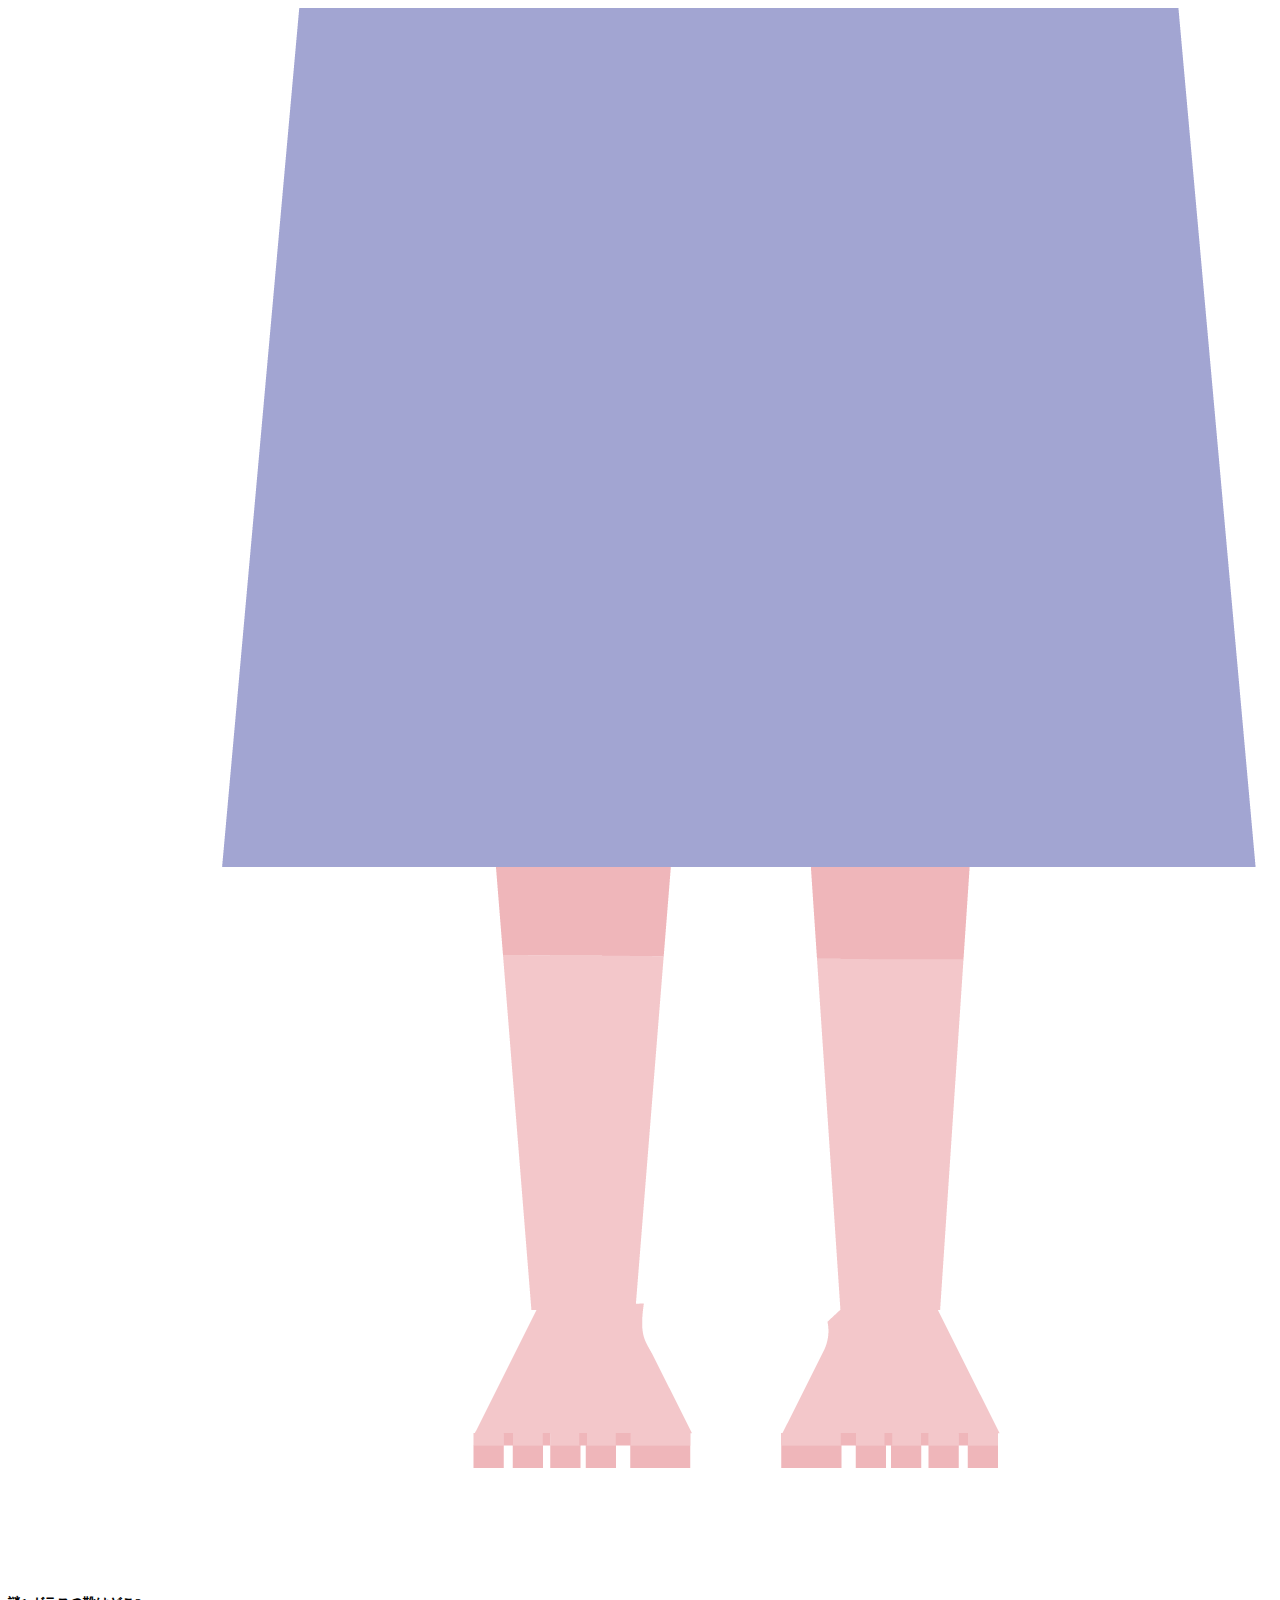
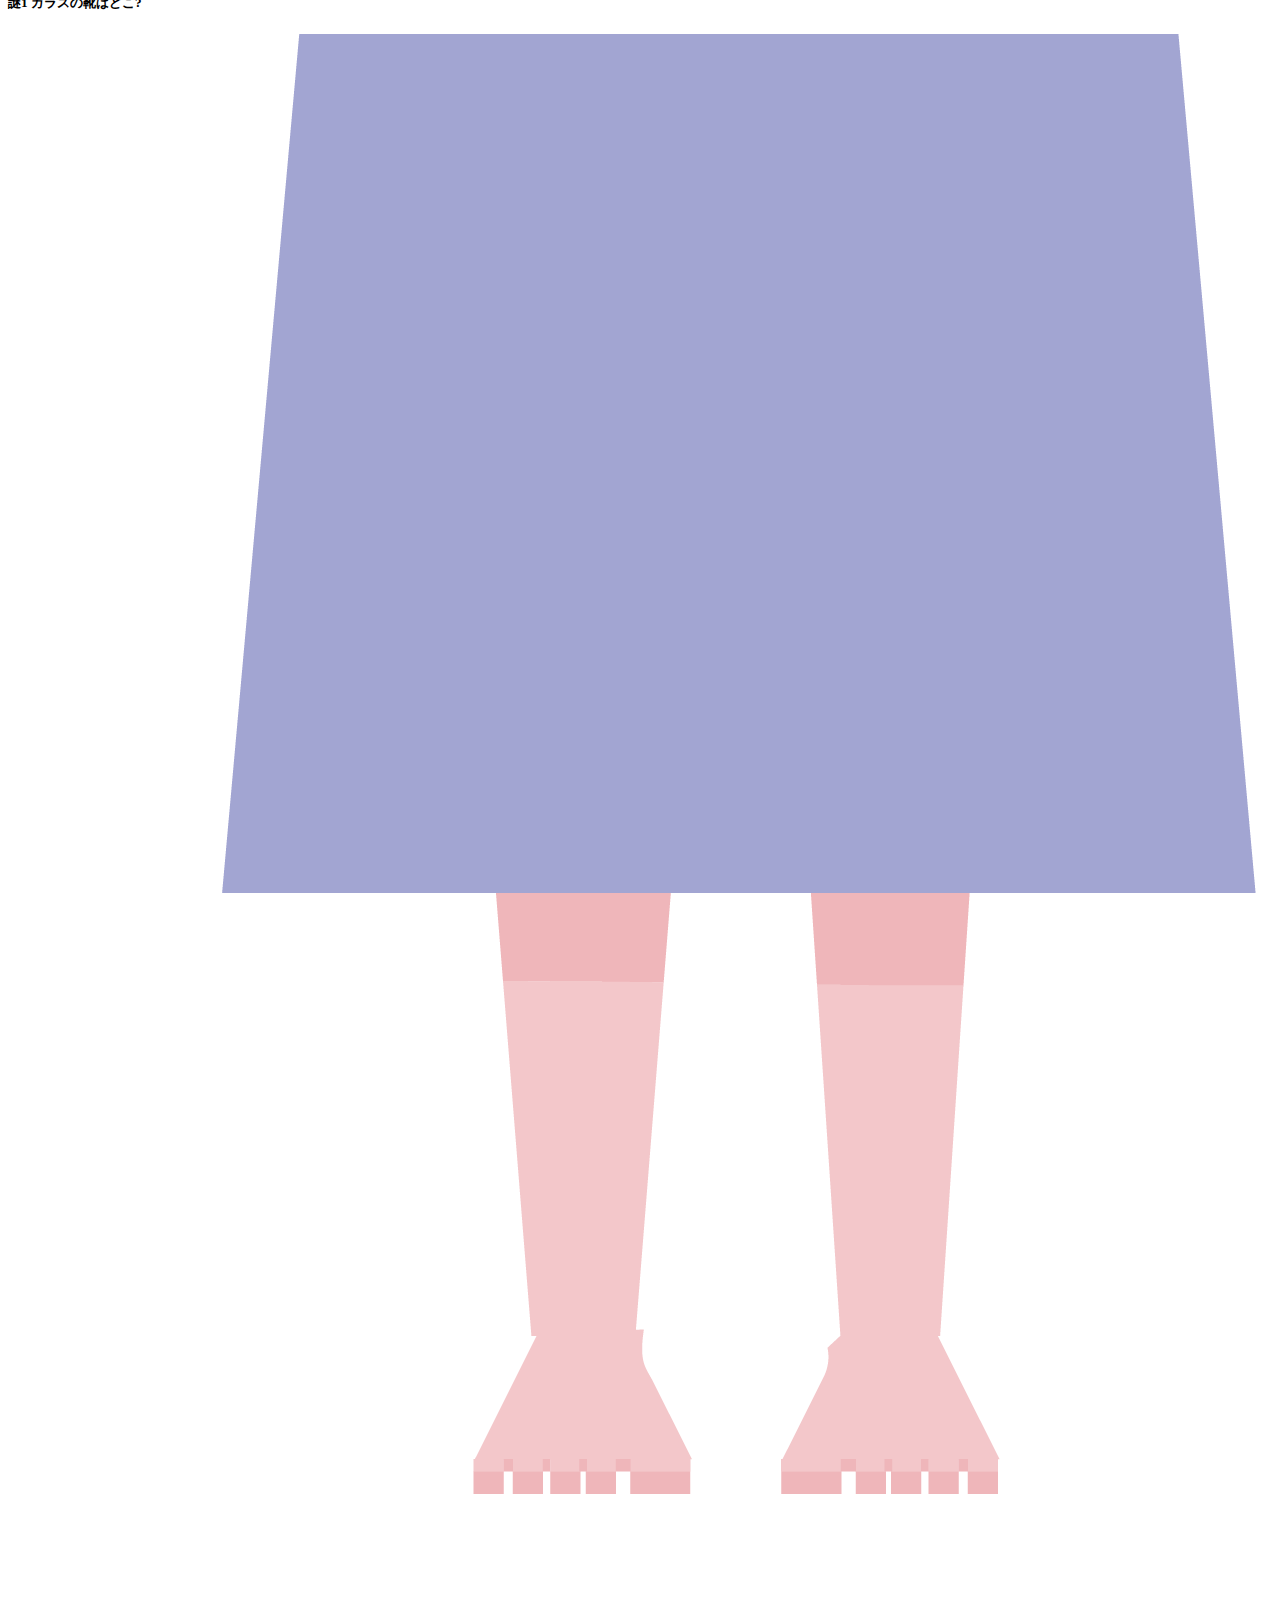
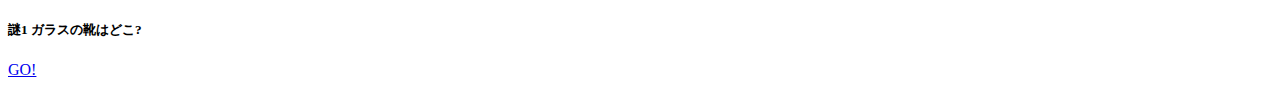
<file: test.html>
<!DOCTYPE html>
<html lang="ja">
<head>
  <meta charset="UTF-8">
  <meta http-equiv="X-UA-Compatible" content="IE=edge">
  <meta name="viewport" content="width=device-width, initial-scale=1.0">
  <title>歪んだ童話世界からの脱出 │ Project N</title>
  <link rel="stylesheet" href="https://stackpath.bootstrapcdn.com/bootstrap/4.5.0/css/bootstrap.min.css" integrity="sha384-9aIt2nRpC12Uk9gS9baDl411NQApFmC26EwAOH8WgZl5MYYxFfc+NcPb1dKGj7Sk" crossorigin="anonymous">
</head>
<body>
  <div class="row m-5">
    <div class="col-6">
      <div class="card mb-5 shadow text-center border-0">
        <img src="./assets/images/dassyutuge-mu-04.png" alt="mindnaut" class="card-img-top w-50 mx-auto">
        <div class="card-body">
          <h5 class="card-title">謎1 ガラスの靴はどこ?</h5>
        </div>
        <a href="#" class="stretched-link"></a>
      </div>
    </div>
    <div class="col-6">
      <div class="card mb-5 text-center border-0">
        <img src="./assets/images/dassyutuge-mu-04.png" alt="mindnaut" class="card-img-top w-50 mx-auto">
        <div class="card-body">
          <h5 class="card-title">謎1 ガラスの靴はどこ?</h5>
        </div>
        <a href="#" class="btn btn-info my-3 mx-auto w-50">GO!</a>
      </div>
    </div>
  </div>
  <script src="https://code.jquery.com/jquery-3.5.1.slim.min.js" integrity="sha384-DfXdz2htPH0lsSSs5nCTpuj/zy4C+OGpamoFVy38MVBnE+IbbVYUew+OrCXaRkfj" crossorigin="anonymous"></script>
  <script src="https://cdn.jsdelivr.net/npm/popper.js@1.16.0/dist/umd/popper.min.js" integrity="sha384-Q6E9RHvbIyZFJoft+2mJbHaEWldlvI9IOYy5n3zV9zzTtmI3UksdQRVvoxMfooAo" crossorigin="anonymous"></script>
  <script src="https://stackpath.bootstrapcdn.com/bootstrap/4.5.0/js/bootstrap.min.js" integrity="sha384-OgVRvuATP1z7JjHLkuOU7Xw704+h835Lr+6QL9UvYjZE3Ipu6Tp75j7Bh/kR0JKI" crossorigin="anonymous"></script>
</body>
</html>
</file>
<file: assets/css/font.css>
@font-face {
	font-family: 'nicoca';
	src: url(../nicoca/nicoca_v1.ttf) format('truetype');
}

h1, h2, h3, h4, h5, p, button, button span, input {
	font-family: 'nicoca';
  color: rgb(109, 82, 84);
}

.rounded-pill {
  font-family: 'nicoca';
}

.display-2 {
  color: rgb(200, 151, 156);
}

.checked {
  background-color: #c3c6e4;
}
</file>
<file: assets/css/hover.css>
.card:hover {
  background-color: #ebd5d7;
}
</file>
